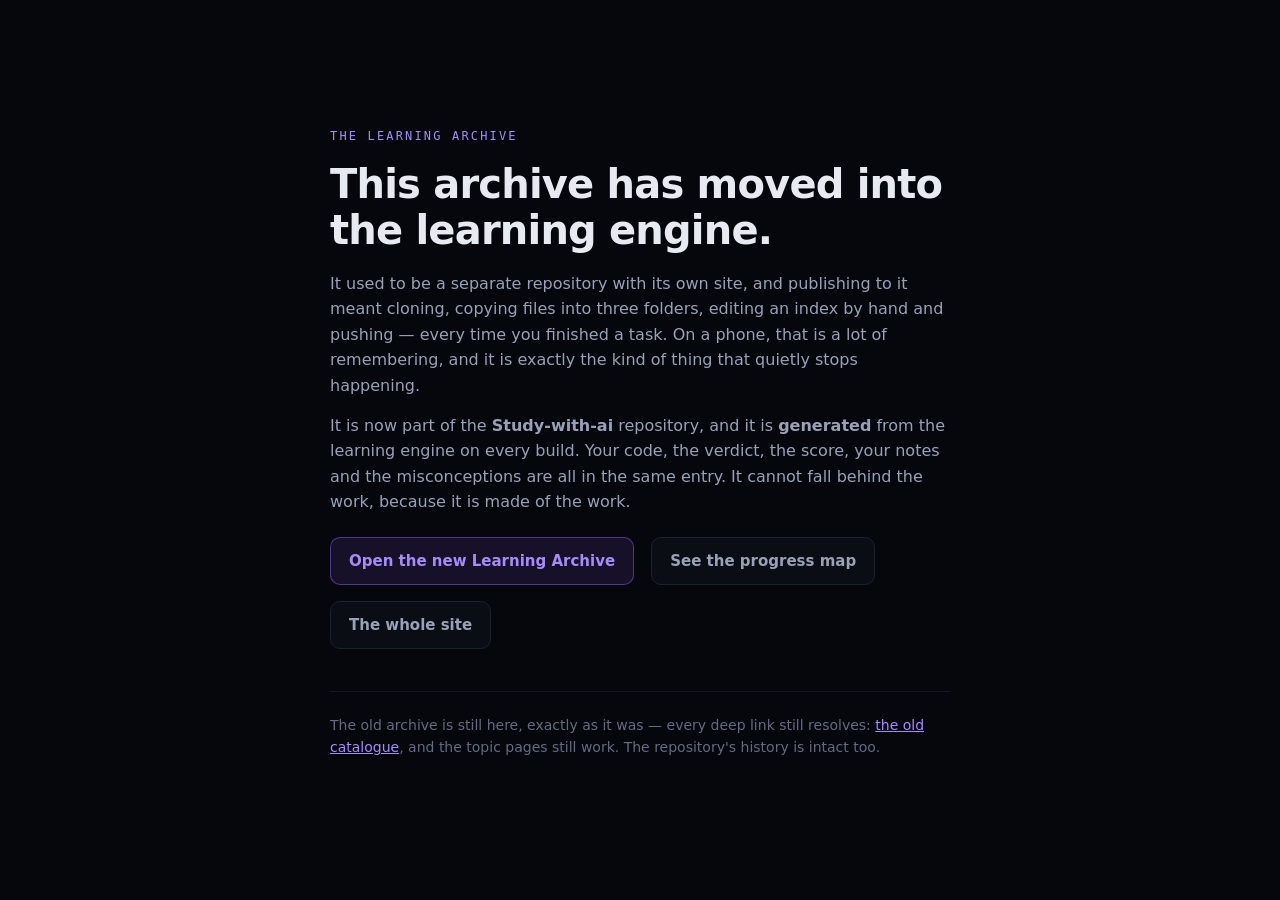
<file: index.html>
<!DOCTYPE html>
<html lang="en">
<head>
  <meta charset="UTF-8">
  <meta name="viewport" content="width=device-width, initial-scale=1.0, viewport-fit=cover">
  <title>The Learning Archive has moved</title>
  <meta name="description" content="The Learning Archive now lives inside the Study-with-ai repository, where it is generated from the learning engine and can never fall behind the work.">
  <meta name="robots" content="noindex, follow">
  <link rel="icon" href="data:image/svg+xml,%3Csvg xmlns='http://www.w3.org/2000/svg' viewBox='0 0 64 64'%3E%3Crect width='64' height='64' rx='14' fill='%238b5cf6'/%3E%3Cpolyline points='24,20 12,32 24,44' fill='none' stroke='white' stroke-width='5' stroke-linecap='round' stroke-linejoin='round'/%3E%3Cpolyline points='40,20 52,32 40,44' fill='none' stroke='white' stroke-width='5' stroke-linecap='round' stroke-linejoin='round'/%3E%3C/svg%3E">
  <style>
    :root { color-scheme: dark; }
    * { box-sizing: border-box; }
    body {
      margin: 0;
      min-height: 100vh;
      display: grid;
      place-items: center;
      padding: 24px;
      background: #06070c;
      color: #e8eaf2;
      font-family: ui-sans-serif, system-ui, -apple-system, "Segoe UI", Roboto, sans-serif;
      line-height: 1.6;
    }
    main { max-width: 620px; }
    .kicker {
      font-family: ui-monospace, SFMono-Regular, Menlo, monospace;
      font-size: 12px;
      letter-spacing: 0.18em;
      text-transform: uppercase;
      color: #a78bfa;
      margin: 0 0 14px;
    }
    h1 { font-size: clamp(28px, 6vw, 40px); line-height: 1.15; margin: 0 0 18px; letter-spacing: -0.02em; }
    p { color: #99a1b8; font-size: 16px; margin: 0 0 14px; }
    a.button {
      display: inline-block;
      margin: 8px 12px 8px 0;
      padding: 11px 18px;
      border-radius: 10px;
      border: 1px solid rgba(139, 92, 246, 0.5);
      background: rgba(139, 92, 246, 0.12);
      color: #a78bfa;
      text-decoration: none;
      font-weight: 600;
      font-size: 15px;
    }
    a.button:hover { border-color: rgba(139, 92, 246, 0.85); color: #c4b5fd; }
    a.button.secondary {
      border-color: #1c2130;
      background: #0b0d15;
      color: #99a1b8;
    }
    a.button.secondary:hover { color: #e8eaf2; border-color: #2a3145; }
    .note {
      margin-top: 34px;
      padding-top: 22px;
      border-top: 1px solid #141824;
      font-size: 14px;
      color: #626b83;
    }
    code {
      font-family: ui-monospace, SFMono-Regular, Menlo, monospace;
      font-size: 13px;
      color: #22d3ee;
    }
  </style>
</head>
<body>
  <main>
    <p class="kicker">The Learning Archive</p>
    <h1>This archive has moved into the learning engine.</h1>
    <p>
      It used to be a separate repository with its own site, and publishing to it
      meant cloning, copying files into three folders, editing an index by hand
      and pushing — every time you finished a task. On a phone, that is a lot of
      remembering, and it is exactly the kind of thing that quietly stops
      happening.
    </p>
    <p>
      It is now part of the <strong>Study-with-ai</strong> repository, and it is
      <strong>generated</strong> from the learning engine on every build. Your
      code, the verdict, the score, your notes and the misconceptions are all in
      the same entry. It cannot fall behind the work, because it is made of the
      work.
    </p>

    <a class="button" href="https://pabitra27706-oss.github.io/Study-with-ai/archive">
      Open the new Learning Archive
    </a>
    <a class="button secondary" href="https://pabitrawaters06-oss.github.io/Study-with-ai/progress">
      See the progress map
    </a>
    <a class="button secondary" href="https://pabitra27706-oss.github.io/Study-with-ai/">
      The whole site
    </a>

    <p class="note">
      The old archive is still here, exactly as it was — every deep link still
      resolves: <a href="website/archive.html" style="color:#a78bfa">the old catalogue</a>,
      and the topic pages still work. The repository's history is intact too.
    </p>
  </main>
</body>
</html>
</file>
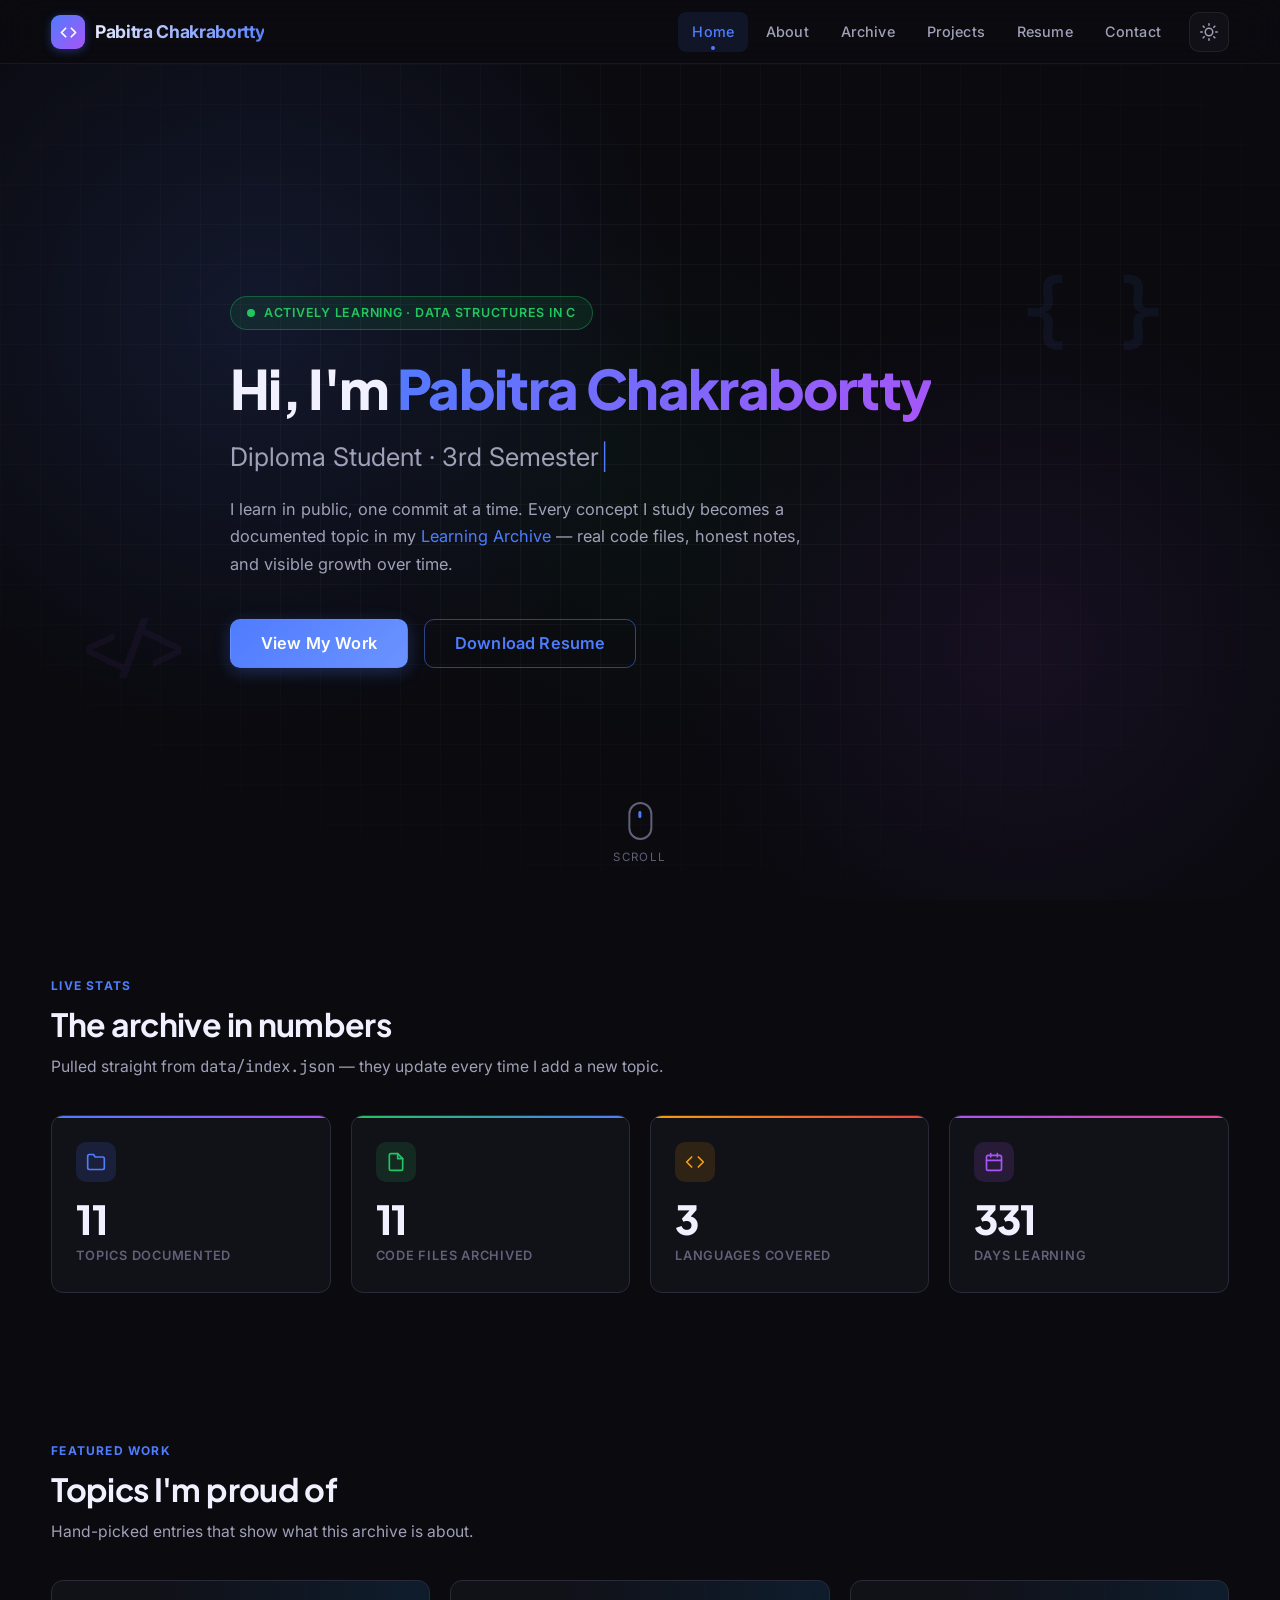
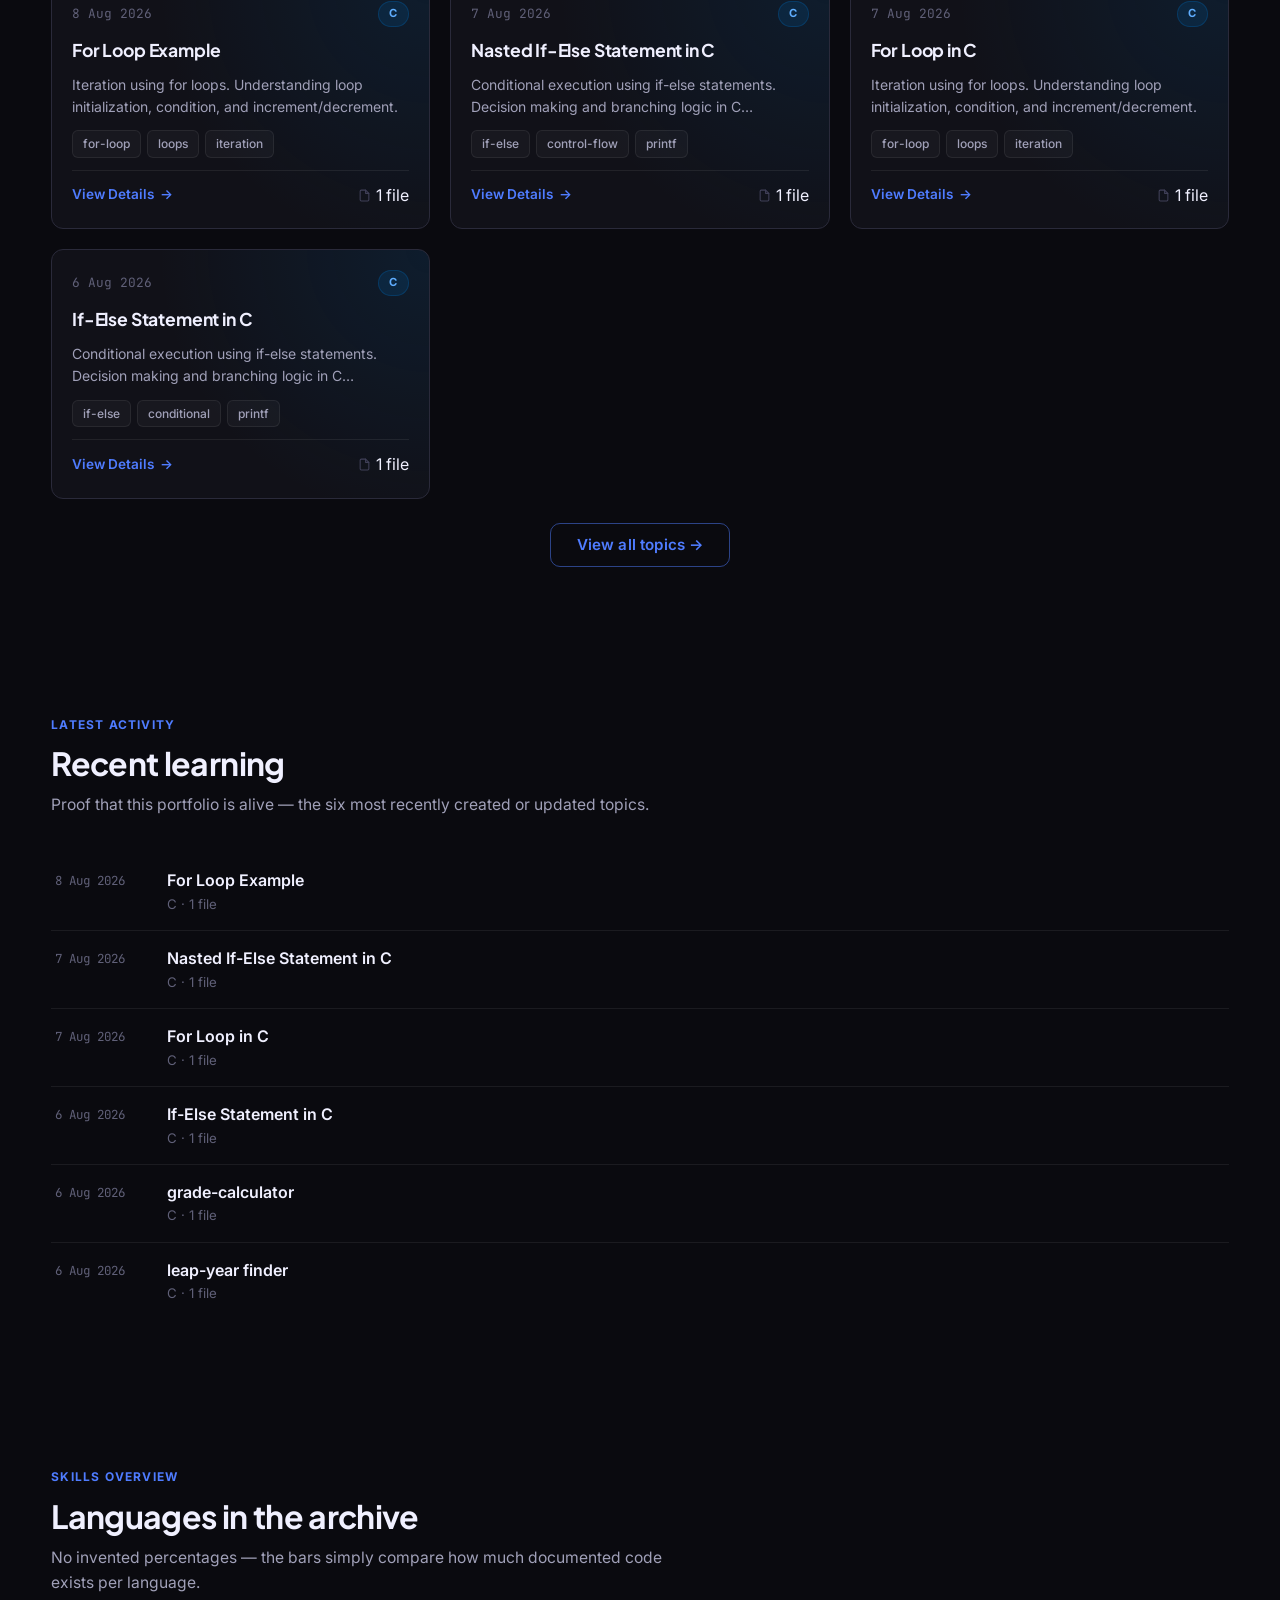
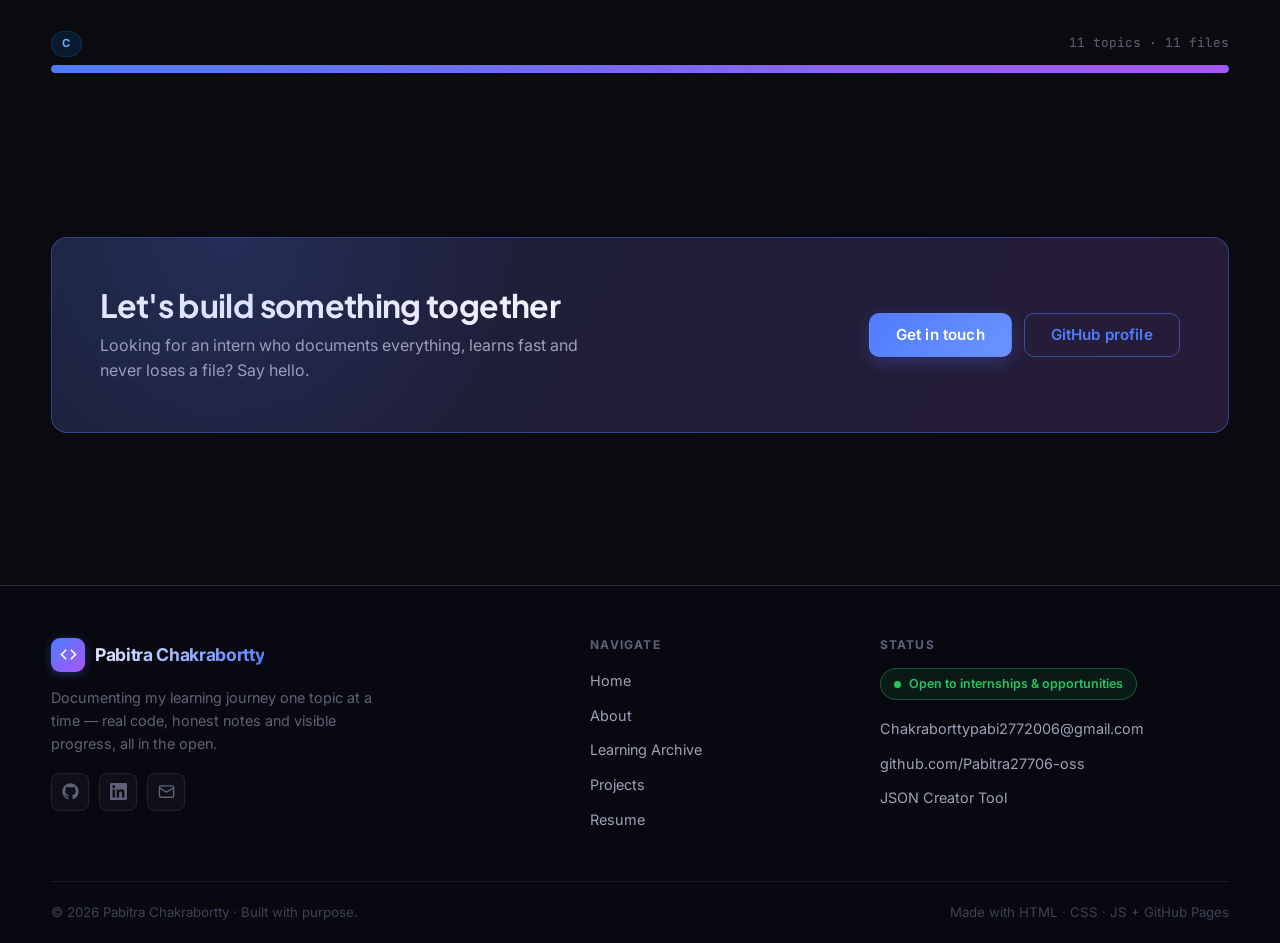
<file: website/index.html>
<!DOCTYPE html>
<html lang="en">
<head>
  <meta charset="UTF-8">
  <meta name="viewport" content="width=device-width, initial-scale=1.0, viewport-fit=cover">
  <title>Pabitra Chakrabortty — Developer & Systematic Learner</title>
  <meta name="description" content="Portfolio and learning archive of Pabitra Chakrabortty, a diploma computer science student documenting every topic learned with code, notes and honest progress.">
  <link rel="icon" href="data:image/svg+xml,%3Csvg xmlns='http://www.w3.org/2000/svg' viewBox='0 0 64 64'%3E%3Crect width='64' height='64' rx='14' fill='%234f7cff'/%3E%3Cpolyline points='24,20 12,32 24,44' fill='none' stroke='white' stroke-width='5' stroke-linecap='round' stroke-linejoin='round'/%3E%3Cpolyline points='40,20 52,32 40,44' fill='none' stroke='white' stroke-width='5' stroke-linecap='round' stroke-linejoin='round'/%3E%3C/svg%3E">
  <link rel="preconnect" href="https://fonts.googleapis.com">
  <link rel="preconnect" href="https://fonts.gstatic.com" crossorigin>
  <link href="https://fonts.googleapis.com/css2?family=Inter:wght@400;500;600;700;800&family=JetBrains+Mono:wght@400;600&family=Plus+Jakarta+Sans:wght@600;700;800&display=swap" rel="stylesheet">
  <link rel="stylesheet" href="css/main.css">
  <link rel="stylesheet" href="css/components.css">
  <link rel="stylesheet" href="css/responsive.css">
  <script>
    (function () {
      try {
        var t = localStorage.getItem("theme");
        if (t === "light") document.documentElement.setAttribute("data-theme", "light");
        else document.documentElement.removeAttribute("data-theme");
      } catch (e) {}
    })();
  </script>
</head>
<body id="home">

  <header class="site-header">
    <nav class="nav container">
      <a class="brand" href="index.html">
        <span class="brand-mark"><svg viewBox="0 0 24 24" fill="none" stroke="currentColor" stroke-width="2.4" stroke-linecap="round" stroke-linejoin="round"><polyline points="8 6 2 12 8 18"/><polyline points="16 6 22 12 16 18"/></svg></span>
        <span class="brand-name">Pabitra Chakrabortty</span>
      </a>
      <button class="nav-toggle" id="navToggle" aria-label="Toggle navigation" aria-expanded="false">
        <span class="hb-line"></span><span class="hb-line"></span><span class="hb-line"></span>
      </button>
      <ul class="nav-links" id="navLinks">
        <li><a href="index.html" class="active">Home</a></li>
        <li><a href="about.html">About</a></li>
        <li><a href="archive.html">Archive</a></li>
        <li><a href="projects.html">Projects</a></li>
        <li><a href="resume.html">Resume</a></li>
        <li><a href="contact.html">Contact</a></li>
        <li><button class="theme-toggle" id="themeToggle" aria-label="Toggle theme"></button></li>
      </ul>
    </nav>
  </header>

  <main class="page-main">

    <!-- 1. Hero -->
    <section class="hero">
      <span class="hero-float hf-1" aria-hidden="true">{ }</span>
      <span class="hero-float hf-2" aria-hidden="true">&lt;/&gt;</span>
      <div class="container hero-inner">
        <div class="status-badge anim" id="statusBadge" style="--d:200ms"><span class="dot"></span> Actively Learning &amp; Building</div>
        <h1 class="anim" style="--d:400ms">Hi, I'm <span class="gradient-text">Pabitra Chakrabortty</span></h1>
        <p class="hero-tagline anim" style="--d:700ms"><span id="typewriter"></span><span class="tw-cursor">|</span></p>
        <p class="hero-desc anim" style="--d:900ms">I learn in public, one commit at a time. Every concept I study becomes a documented topic in my <a href="archive.html">Learning Archive</a> — real code files, honest notes, and visible growth over time.</p>
        <div class="hero-cta anim" style="--d:1100ms">
          <a class="btn btn-primary btn-lg" href="archive.html">View My Work</a>
          <a class="btn btn-secondary btn-lg" href="resume.html">Download Resume</a>
        </div>
      </div>
      <div class="scroll-indicator" style="--d:1800ms" aria-hidden="true">
        <div class="mouse"><span></span></div>
        <span>Scroll</span>
      </div>
    </section>

    <!-- 2. Live stats dashboard (auto-filled from data/index.json) -->
    <section class="section">
      <div class="container">
        <div class="section-head">
          <span class="section-eyebrow">Live stats</span>
          <h2>The archive in numbers</h2>
          <p class="section-sub">Pulled straight from <code>data/index.json</code> — they update every time I add a new topic.</p>
        </div>
        <div id="home-data-error"></div>
        <div class="stats-grid">
          <div class="stat-card c-topics">
            <div class="stat-icon"><svg viewBox="0 0 24 24" fill="none" stroke="currentColor" stroke-width="2" stroke-linecap="round" stroke-linejoin="round"><path d="M22 19a2 2 0 0 1-2 2H4a2 2 0 0 1-2-2V5a2 2 0 0 1 2-2h5l2 3h9a2 2 0 0 1 2 2z"/></svg></div>
            <div class="stat-value" id="stats-topics">0</div>
            <div class="stat-label">Topics documented</div>
          </div>
          <div class="stat-card c-files">
            <div class="stat-icon"><svg viewBox="0 0 24 24" fill="none" stroke="currentColor" stroke-width="2" stroke-linecap="round" stroke-linejoin="round"><path d="M14 2H6a2 2 0 0 0-2 2v16a2 2 0 0 0 2 2h12a2 2 0 0 0 2-2V8z"/><polyline points="14 2 14 8 20 8"/></svg></div>
            <div class="stat-value" id="stats-files">0</div>
            <div class="stat-label">Code files archived</div>
          </div>
          <div class="stat-card c-langs">
            <div class="stat-icon"><svg viewBox="0 0 24 24" fill="none" stroke="currentColor" stroke-width="2" stroke-linecap="round" stroke-linejoin="round"><polyline points="16 18 22 12 16 6"/><polyline points="8 6 2 12 8 18"/></svg></div>
            <div class="stat-value" id="stats-langs">0</div>
            <div class="stat-label">Languages covered</div>
          </div>
          <div class="stat-card c-days">
            <div class="stat-icon"><svg viewBox="0 0 24 24" fill="none" stroke="currentColor" stroke-width="2" stroke-linecap="round" stroke-linejoin="round"><rect x="3" y="4" width="18" height="18" rx="2"/><line x1="16" y1="2" x2="16" y2="6"/><line x1="8" y1="2" x2="8" y2="6"/><line x1="3" y1="10" x2="21" y2="10"/></svg></div>
            <div class="stat-value" id="stats-days">0</div>
            <div class="stat-label">Days learning</div>
          </div>
        </div>
      </div>
    </section>

    <!-- 3. Featured work -->
    <section class="section">
      <div class="container">
        <div class="section-head">
          <span class="section-eyebrow">Featured work</span>
          <h2>Topics I'm proud of</h2>
          <p class="section-sub">Hand-picked entries that show what this archive is about.</p>
        </div>
        <div class="card-grid" id="featured-grid">
          <div class="topic-card skeleton-card"><div class="skeleton" style="width:64px;height:22px;border-radius:9999px"></div><div class="skeleton" style="width:70%;height:20px"></div><div class="skeleton" style="width:100%;height:13px"></div><div class="skeleton" style="width:80%;height:13px"></div></div>
          <div class="topic-card skeleton-card"><div class="skeleton" style="width:64px;height:22px;border-radius:9999px"></div><div class="skeleton" style="width:60%;height:20px"></div><div class="skeleton" style="width:100%;height:13px"></div><div class="skeleton" style="width:75%;height:13px"></div></div>
          <div class="topic-card skeleton-card"><div class="skeleton" style="width:64px;height:22px;border-radius:9999px"></div><div class="skeleton" style="width:65%;height:20px"></div><div class="skeleton" style="width:95%;height:13px"></div><div class="skeleton" style="width:70%;height:13px"></div></div>
          <div class="topic-card skeleton-card"><div class="skeleton" style="width:64px;height:22px;border-radius:9999px"></div><div class="skeleton" style="width:55%;height:20px"></div><div class="skeleton" style="width:100%;height:13px"></div><div class="skeleton" style="width:85%;height:13px"></div></div>
        </div>
        <div class="text-center mt-3">
          <a class="btn btn-secondary" href="archive.html">View all topics →</a>
        </div>
      </div>
    </section>

    <!-- 4. Latest activity -->
    <section class="section">
      <div class="container">
        <div class="section-head">
          <span class="section-eyebrow">Latest activity</span>
          <h2>Recent learning</h2>
          <p class="section-sub">Proof that this portfolio is alive — the six most recently created or updated topics.</p>
        </div>
        <div class="activity-list" id="latest-timeline">
          <div class="loading-box"><div class="spinner"></div><div>Loading activity…</div></div>
        </div>
      </div>
    </section>

    <!-- 5. Skills overview -->
    <section class="section">
      <div class="container">
        <div class="section-head">
          <span class="section-eyebrow">Skills overview</span>
          <h2>Languages in the archive</h2>
          <p class="section-sub">No invented percentages — the bars simply compare how much documented code exists per language.</p>
        </div>
        <div id="skills-overview">
          <div class="loading-box"><div class="spinner"></div><div>Loading skills…</div></div>
        </div>
      </div>
    </section>

    <!-- 6. Footer CTA -->
    <section class="section">
      <div class="container">
        <div class="cta-band">
          <div>
            <h2>Let's build something together</h2>
            <p>Looking for an intern who documents everything, learns fast and never loses a file? Say hello.</p>
          </div>
          <div style="display:flex;gap:12px;flex-wrap:wrap">
            <a class="btn btn-primary" href="contact.html">Get in touch</a>
            <a class="btn btn-secondary" href="https://github.com/Pabitra27706-oss" target="_blank" rel="noopener">GitHub profile</a>
          </div>
        </div>
      </div>
    </section>

  </main>

  <footer class="site-footer">
    <div class="container footer-grid">
      <div class="footer-brand">
        <a class="brand" href="index.html">
          <span class="brand-mark"><svg viewBox="0 0 24 24" fill="none" stroke="currentColor" stroke-width="2.4" stroke-linecap="round" stroke-linejoin="round"><polyline points="8 6 2 12 8 18"/><polyline points="16 6 22 12 16 18"/></svg></span>
          <span class="brand-name">Pabitra Chakrabortty</span>
        </a>
        <p>Documenting my learning journey one topic at a time — real code, honest notes and visible progress, all in the open.</p>
        <div class="footer-social">
          <a class="gh" href="https://github.com/Pabitra27706-oss" target="_blank" rel="noopener" aria-label="GitHub"><svg viewBox="0 0 24 24" fill="currentColor"><path d="M12 .5C5.65.5.5 5.65.5 12c0 5.08 3.29 9.39 7.86 10.91.58.11.79-.25.79-.56 0-.27-.01-1.17-.02-2.12-3.2.7-3.88-1.36-3.88-1.36-.52-1.33-1.28-1.68-1.28-1.68-1.04-.71.08-.7.08-.7 1.15.08 1.76 1.19 1.76 1.19 1.03 1.76 2.7 1.25 3.36.96.1-.75.4-1.25.72-1.54-2.55-.29-5.24-1.28-5.24-5.69 0-1.26.45-2.28 1.19-3.09-.12-.29-.52-1.46.11-3.05 0 0 .97-.31 3.18 1.18a11.1 11.1 0 0 1 5.78 0c2.21-1.49 3.18-1.18 3.18-1.18.63 1.59.23 2.76.11 3.05.74.81 1.19 1.83 1.19 3.09 0 4.42-2.7 5.39-5.26 5.68.41.35.78 1.05.78 2.12 0 1.53-.01 2.76-.01 3.14 0 .3.21.67.8.55A11.51 11.51 0 0 0 23.5 12C23.5 5.65 18.35.5 12 .5z"/></svg></a>
          <a class="li" href="https://www.linkedin.com/in/your-linkedin-username" target="_blank" rel="noopener" aria-label="LinkedIn"><svg viewBox="0 0 24 24" fill="currentColor"><path d="M20.45 20.45h-3.55v-5.57c0-1.33-.03-3.04-1.85-3.04-1.86 0-2.14 1.45-2.14 2.94v5.67H9.35V9h3.41v1.56h.05c.48-.9 1.64-1.85 3.37-1.85 3.6 0 4.27 2.37 4.27 5.46v6.28zM5.34 7.43a2.06 2.06 0 1 1 0-4.12 2.06 2.06 0 0 1 0 4.12zM7.12 20.45H3.56V9h3.56v11.45zM22.22 0H1.77C.79 0 0 .77 0 1.72v20.55C0 23.23.79 24 1.77 24h20.45c.98 0 1.78-.77 1.78-1.73V1.72C24 .77 23.2 0 22.22 0z"/></svg></a>
          <a class="em" href="mailto:Chakraborttypabi2772006@gmail.com" aria-label="Email"><svg viewBox="0 0 24 24" fill="none" stroke="currentColor" stroke-width="2" stroke-linecap="round" stroke-linejoin="round"><rect x="2" y="4" width="20" height="16" rx="2"/><path d="m22 7-10 6L2 7"/></svg></a>
        </div>
      </div>
      <div class="footer-col">
        <h4>Navigate</h4>
        <ul>
          <li><a href="index.html">Home</a></li>
          <li><a href="about.html">About</a></li>
          <li><a href="archive.html">Learning Archive</a></li>
          <li><a href="projects.html">Projects</a></li>
          <li><a href="resume.html">Resume</a></li>
        </ul>
      </div>
      <div class="footer-col">
        <h4>Status</h4>
        <div class="footer-status"><span class="dot"></span> Open to internships &amp; opportunities</div>
        <ul>
          <li><a href="mailto:Chakraborttypabi2772006@gmail.com">Chakraborttypabi2772006@gmail.com</a></li>
          <li><a href="https://github.com/Pabitra27706-oss" target="_blank" rel="noopener">github.com/Pabitra27706-oss</a></li>
          <li><a href="../tools/json-creator.html">JSON Creator Tool</a></li>
        </ul>
      </div>
    </div>
    <div class="container footer-bottom">
      <span>© <span id="year">2026</span> Pabitra Chakrabortty · Built with purpose.</span>
      <span>Made with HTML · CSS · JS + GitHub Pages</span>
    </div>
  </footer>

  <script src="js/site-config.js"></script>
  <script src="js/utils.js"></script>
  <script src="js/main.js"></script>
</body>
</html>
</file>
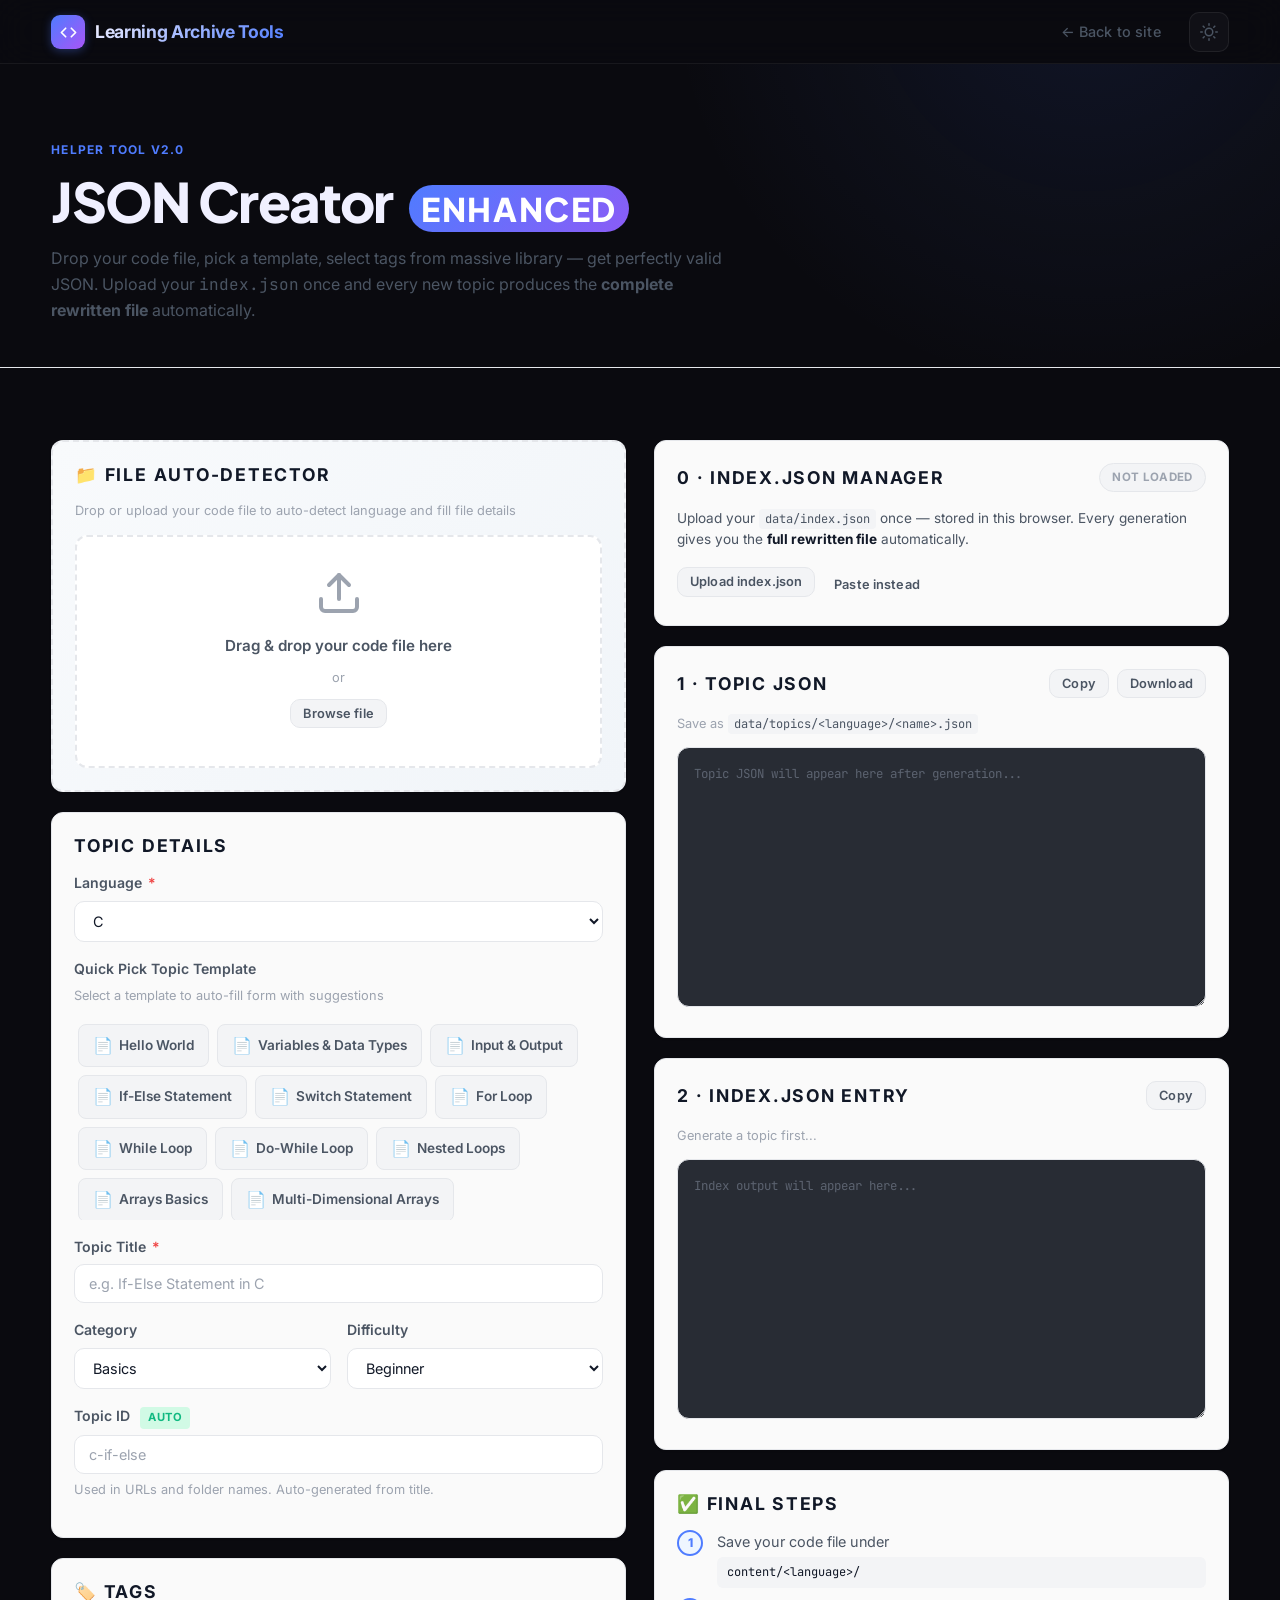
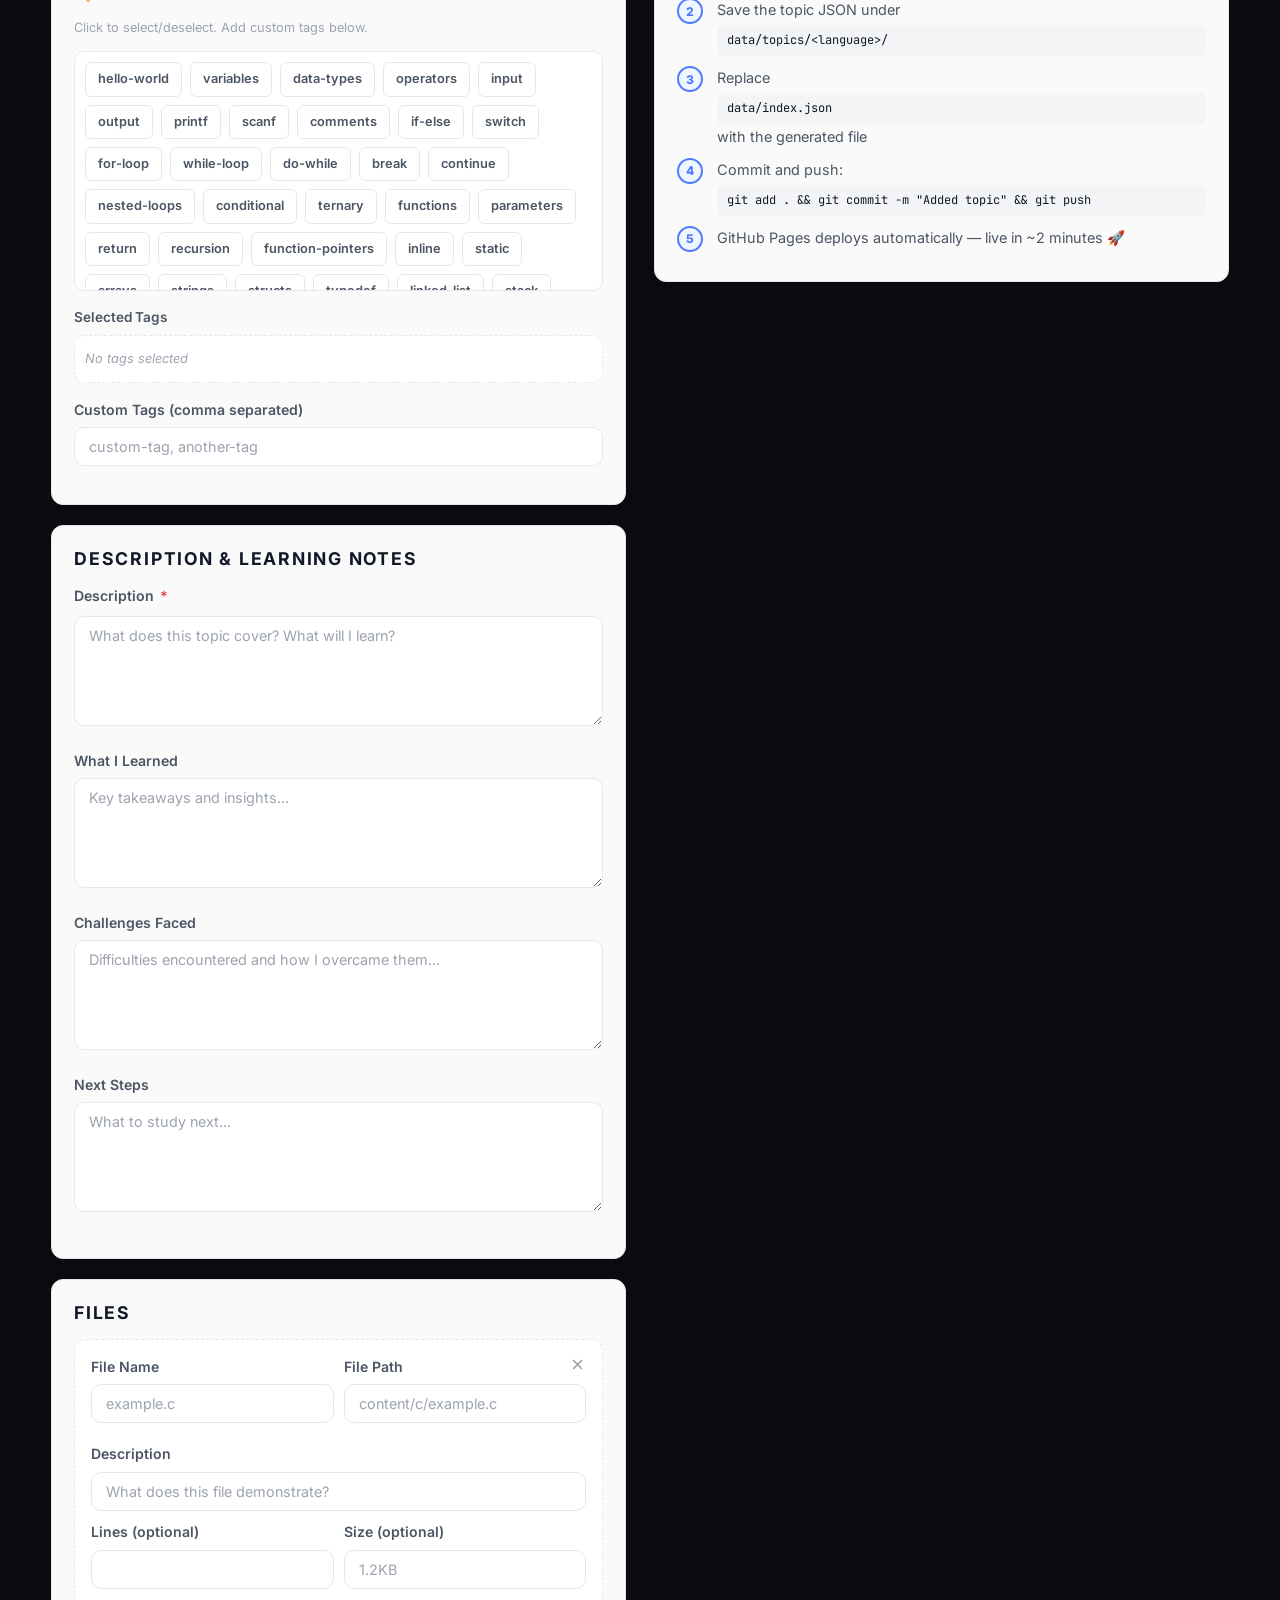
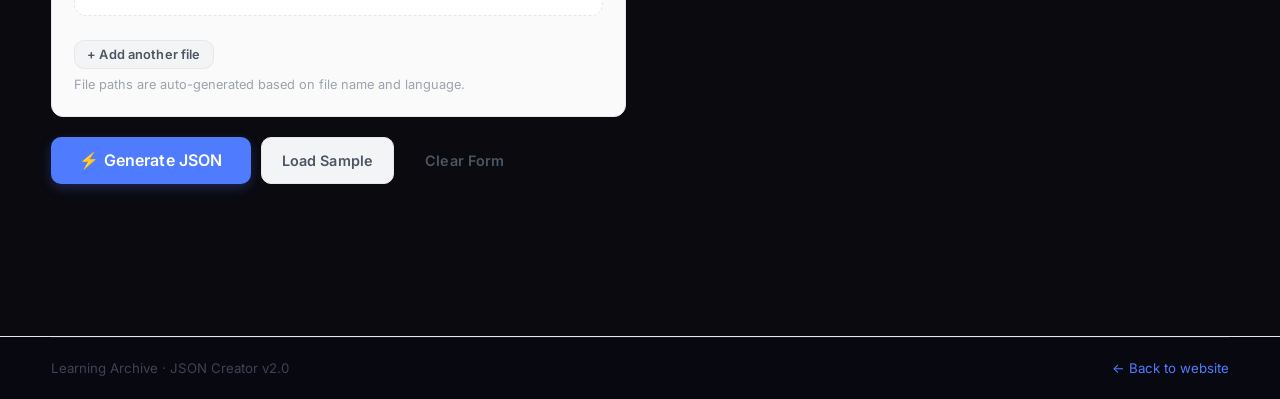
<file: tools/json-creator.html>
<!DOCTYPE html>
<html lang="en">
<head>
  <meta charset="UTF-8">
  <meta name="viewport" content="width=device-width, initial-scale=1.0, viewport-fit=cover">
  <title>JSON Creator — Learning Archive Tool</title>
  <meta name="description" content="Advanced form-based JSON generator with smart suggestions, file detection, and auto-rewriting index.json">
  
  <!-- Favicon -->
  <link rel="icon" href="data:image/svg+xml,%3Csvg xmlns='http://www.w3.org/2000/svg' viewBox='0 0 64 64'%3E%3Crect width='64' height='64' rx='14' fill='%234f7cff'/%3E%3Cpolyline points='24,20 12,32 24,44' fill='none' stroke='white' stroke-width='5' stroke-linecap='round' stroke-linejoin='round'/%3E%3Cpolyline points='40,20 52,32 40,44' fill='none' stroke='white' stroke-width='5' stroke-linecap='round' stroke-linejoin='round'/%3E%3C/svg%3E">
  
  <!-- Fonts -->
  <link rel="preconnect" href="https://fonts.googleapis.com">
  <link rel="preconnect" href="https://fonts.gstatic.com" crossorigin>
  <link href="https://fonts.googleapis.com/css2?family=Inter:wght@400;500;600;700;800&family=JetBrains+Mono:wght@400;600&family=Plus+Jakarta+Sans:wght@600;700;800&display=swap" rel="stylesheet">
  
  <!-- Stylesheets -->
  <link rel="stylesheet" href="../website/css/main.css">
  <link rel="stylesheet" href="../website/css/components.css">
  <link rel="stylesheet" href="../website/css/responsive.css">
  <link rel="stylesheet" href="creator.css">
  
  <!-- Theme Script (must run before body) -->
  <script>
    (function () {
      try {
        var t = localStorage.getItem("theme");
        if (t === "light") document.documentElement.setAttribute("data-theme", "light");
        else document.documentElement.removeAttribute("data-theme");
      } catch (e) {}
    })();
  </script>
</head>
<body>

  <!-- ========== HEADER ========== -->
  <header class="site-header">
    <nav class="nav container">
      <a class="brand" href="../website/index.html">
        <span class="brand-mark">
          <svg viewBox="0 0 24 24" fill="none" stroke="currentColor" stroke-width="2.4" stroke-linecap="round" stroke-linejoin="round">
            <polyline points="8 6 2 12 8 18"/><polyline points="16 6 22 12 16 18"/>
          </svg>
        </span>
        <span class="brand-name">Learning Archive Tools</span>
      </a>
      <ul class="nav-links" id="navLinks" style="display:flex">
        <li><a href="../website/index.html">← Back to site</a></li>
        <li><button class="theme-toggle" id="themeToggle" aria-label="Toggle theme"></button></li>
      </ul>
    </nav>
  </header>

  <!-- ========== MAIN ========== -->
  <main class="page-main">

    <!-- Hero Section -->
    <section class="page-hero">
      <div class="container">
        <span class="section-eyebrow">Helper tool v2.0</span>
        <h1>JSON Creator <span class="hero-badge">Enhanced</span></h1>
        <p>Drop your code file, pick a template, select tags from massive library — get perfectly valid JSON. Upload your <code>index.json</code> once and every new topic produces the <strong>complete rewritten file</strong> automatically.</p>
      </div>
    </section>

    <!-- Tool Section -->
    <section class="section">
      <div class="container tool-layout">

        <!-- ========== LEFT COLUMN: FORM ========== -->
        <div class="form-column">

          <!-- File Auto-Detector -->
          <div class="side-card file-detector-card">
            <h3>📁 File Auto-Detector</h3>
            <p class="form-hint mb-1">Drop or upload your code file to auto-detect language and fill file details</p>
            
            <div class="drop-zone" id="dropZone">
              <svg class="drop-icon" viewBox="0 0 24 24" fill="none" stroke="currentColor" stroke-width="2" stroke-linecap="round" stroke-linejoin="round">
                <path d="M21 15v4a2 2 0 0 1-2 2H5a2 2 0 0 1-2-2v-4"/>
                <polyline points="17 8 12 3 7 8"/>
                <line x1="12" y1="3" x2="12" y2="15"/>
              </svg>
              <p class="drop-text">Drag & drop your code file here</p>
              <p class="drop-subtext">or</p>
              <label class="btn btn-secondary btn-sm" for="fileInput">Browse file</label>
              <input type="file" id="fileInput" accept=".c,.py,.js,.java,.sql,.html,.css,.h,.cpp,.jsx,.ts,.tsx" hidden>
            </div>

            <div class="detected-info hidden" id="detectedInfo">
              <div class="detected-badge">
                <span class="badge-label">Detected:</span>
                <span class="badge-lang" id="detectedLang">—</span>
                <span class="badge-file" id="detectedFile">—</span>
              </div>
              <button class="btn-clear-detection" id="clearDetection" type="button">× Clear</button>
            </div>
          </div>

          <!-- Topic Details -->
          <div class="side-card mt-2">
            <h3>Topic Details</h3>

            <!-- Language Selector -->
            <div class="form-group">
              <label for="langSelect">Language <span class="req">*</span></label>
              <select class="form-control" id="langSelect">
                <option value="C">C</option>
                <option value="Python">Python</option>
                <option value="JavaScript">JavaScript</option>
                <option value="Java">Java</option>
                <option value="SQL">SQL</option>
                <option value="HTML/CSS">HTML/CSS</option>
              </select>
            </div>

            <!-- Topic Templates -->
            <div class="form-group">
              <label>Quick Pick Topic Template</label>
              <p class="form-hint mb-1">Select a template to auto-fill form with suggestions</p>
              <div class="topic-templates" id="topicTemplates">
                <!-- Dynamically populated -->
              </div>
            </div>

            <!-- Title -->
            <div class="form-group">
              <label for="topicTitle">Topic Title <span class="req">*</span></label>
              <input class="form-control" id="topicTitle" type="text" placeholder="e.g. If-Else Statement in C">
              <div class="field-error hidden" id="titleError"></div>
            </div>

            <!-- Category & Difficulty -->
            <div class="form-row">
              <div class="form-group">
                <label for="topicCategory">Category</label>
                <select class="form-control" id="topicCategory">
                  <!-- Dynamically populated -->
                </select>
              </div>
              <div class="form-group">
                <label for="topicDifficulty">Difficulty</label>
                <select class="form-control" id="topicDifficulty">
                  <option value="beginner">Beginner</option>
                  <option value="intermediate">Intermediate</option>
                  <option value="advanced">Advanced</option>
                </select>
              </div>
            </div>

            <!-- Topic ID (auto) -->
            <div class="form-group">
              <label for="topicId">Topic ID <span class="badge-auto">auto</span></label>
              <input class="form-control" id="topicId" type="text" placeholder="c-if-else">
              <p class="form-hint">Used in URLs and folder names. Auto-generated from title.</p>
            </div>
          </div>

          <!-- Tags Section -->
          <div class="side-card mt-2">
            <h3>🏷️ Tags</h3>
            <p class="form-hint mb-1">Click to select/deselect. Add custom tags below.</p>

            <!-- Tag Suggestions -->
            <div class="tag-suggestions" id="tagSuggestions">
              <!-- Dynamically populated pills -->
            </div>

            <!-- Selected Tags Display -->
            <div class="selected-tags-wrap">
              <label class="tag-section-label">Selected Tags</label>
              <div class="selected-tags" id="selectedTags">
                <span class="no-tags-msg">No tags selected</span>
              </div>
            </div>

            <!-- Custom Tags Input -->
            <div class="form-group mt-1">
              <label for="customTags">Custom Tags (comma separated)</label>
              <input class="form-control" id="customTags" type="text" placeholder="custom-tag, another-tag">
            </div>
          </div>

          <!-- Description & Notes -->
          <div class="side-card mt-2">
            <h3>Description & Learning Notes</h3>

            <div class="form-group">
              <label for="topicDesc">Description <span class="req">*</span></label>
              <div class="desc-actions" id="descActions">
                <button class="btn-use-starter hidden" id="useDescStarter" type="button">✨ Use starter text</button>
              </div>
              <textarea class="form-control" id="topicDesc" rows="4" placeholder="What does this topic cover? What will I learn?"></textarea>
              <div class="field-error hidden" id="descError"></div>
            </div>

            <div class="form-group">
              <label for="whatLearned">What I Learned</label>
              <textarea class="form-control" id="whatLearned" rows="3" placeholder="Key takeaways and insights..."></textarea>
            </div>

            <div class="form-group">
              <label for="challenges">Challenges Faced</label>
              <textarea class="form-control" id="challenges" rows="3" placeholder="Difficulties encountered and how I overcame them..."></textarea>
            </div>

            <div class="form-group">
              <label for="nextSteps">Next Steps</label>
              <textarea class="form-control" id="nextSteps" rows="3" placeholder="What to study next..."></textarea>
            </div>
          </div>

          <!-- Files Section -->
          <div class="side-card mt-2">
            <h3>Files</h3>
            <div id="fileRows"></div>
            <button class="btn btn-secondary btn-sm mt-1" id="addFileBtn" type="button">+ Add another file</button>
            <p class="form-hint mt-1">File paths are auto-generated based on file name and language.</p>
          </div>

          <!-- Action Buttons -->
          <div class="form-actions mt-2">
            <button class="btn btn-primary btn-lg" id="generateBtn" type="button">
              <span class="btn-text">⚡ Generate JSON</span>
              <span class="btn-loader hidden">Generating...</span>
            </button>
            <button class="btn btn-secondary" id="loadSampleBtn" type="button">Load Sample</button>
            <button class="btn btn-ghost" id="clearFormBtn" type="button">Clear Form</button>
          </div>

        </div>

        <!-- ========== RIGHT COLUMN: OUTPUTS ========== -->
        <div class="output-column">

          <!-- Index Manager -->
          <div class="side-card">
            <div class="card-header">
              <h3>0 · index.json Manager</h3>
              <span class="status-pill" id="indexStatusPill">Not loaded</span>
            </div>
            <p class="status-text" id="indexStatusText"></p>
            <div class="index-actions">
              <label class="btn btn-secondary btn-sm" for="indexFile">Upload index.json</label>
              <input type="file" id="indexFile" accept=".json,application/json" hidden>
              <button class="btn btn-ghost btn-sm" id="indexPasteToggle" type="button">Paste instead</button>
              <button class="btn btn-ghost btn-sm hidden" id="indexRemoveBtn" type="button">Remove stored</button>
            </div>
            <div class="paste-box hidden" id="indexPasteBox">
              <textarea class="form-control" id="indexPasteArea" rows="6" placeholder="Paste your index.json contents here..."></textarea>
              <button class="btn btn-secondary btn-sm mt-1" id="indexPasteLoad" type="button">Load from pasted text</button>
            </div>
          </div>

          <!-- Topic JSON Output -->
          <div class="side-card mt-2">
            <div class="card-header">
              <h3>1 · Topic JSON</h3>
              <div class="output-actions">
                <button class="btn btn-sm btn-secondary" id="copyTopicBtn" type="button">Copy</button>
                <button class="btn btn-sm btn-secondary" id="downloadTopicBtn" type="button">Download</button>
              </div>
            </div>
            <p class="form-hint mb-1">Save as <code>data/topics/&lt;language&gt;/&lt;name&gt;.json</code></p>
            <textarea class="output-area" id="topicOutput" readonly placeholder="Topic JSON will appear here after generation..."></textarea>
          </div>

          <!-- Index Output -->
          <div class="side-card mt-2">
            <div class="card-header">
              <h3 id="indexOutputTitle">2 · index.json Entry</h3>
              <div class="output-actions">
                <button class="btn btn-sm btn-secondary" id="copyIndexBtn" type="button">Copy</button>
                <button class="btn btn-sm btn-download hidden" id="downloadIndexBtn" type="button">Download index.json</button>
              </div>
            </div>
            <p class="form-hint mb-1" id="indexOutputHint">Generate a topic first...</p>
            <textarea class="output-area" id="indexOutput" readonly placeholder="Index output will appear here..."></textarea>
          </div>

          <!-- Instructions -->
          <div class="side-card mt-2">
            <h3>✅ Final Steps</h3>
            <ol class="step-list">
              <li>Save your code file under <code>content/&lt;language&gt;/</code></li>
              <li>Save the topic JSON under <code>data/topics/&lt;language&gt;/</code></li>
              <li>Replace <code>data/index.json</code> with the generated file</li>
              <li>Commit and push: <code>git add . && git commit -m "Added topic" && git push</code></li>
              <li>GitHub Pages deploys automatically — live in ~2 minutes 🚀</li>
            </ol>
          </div>

        </div>

      </div>
    </section>

  </main>

  <!-- ========== FOOTER ========== -->
  <footer class="site-footer">
    <div class="container footer-bottom">
      <span>Learning Archive · JSON Creator v2.0</span>
      <span><a href="../website/index.html">← Back to website</a></span>
    </div>
  </footer>

  <!-- ========== SCRIPTS ========== -->
  <script src="creator.js"></script>

</body>
</html>
</file>
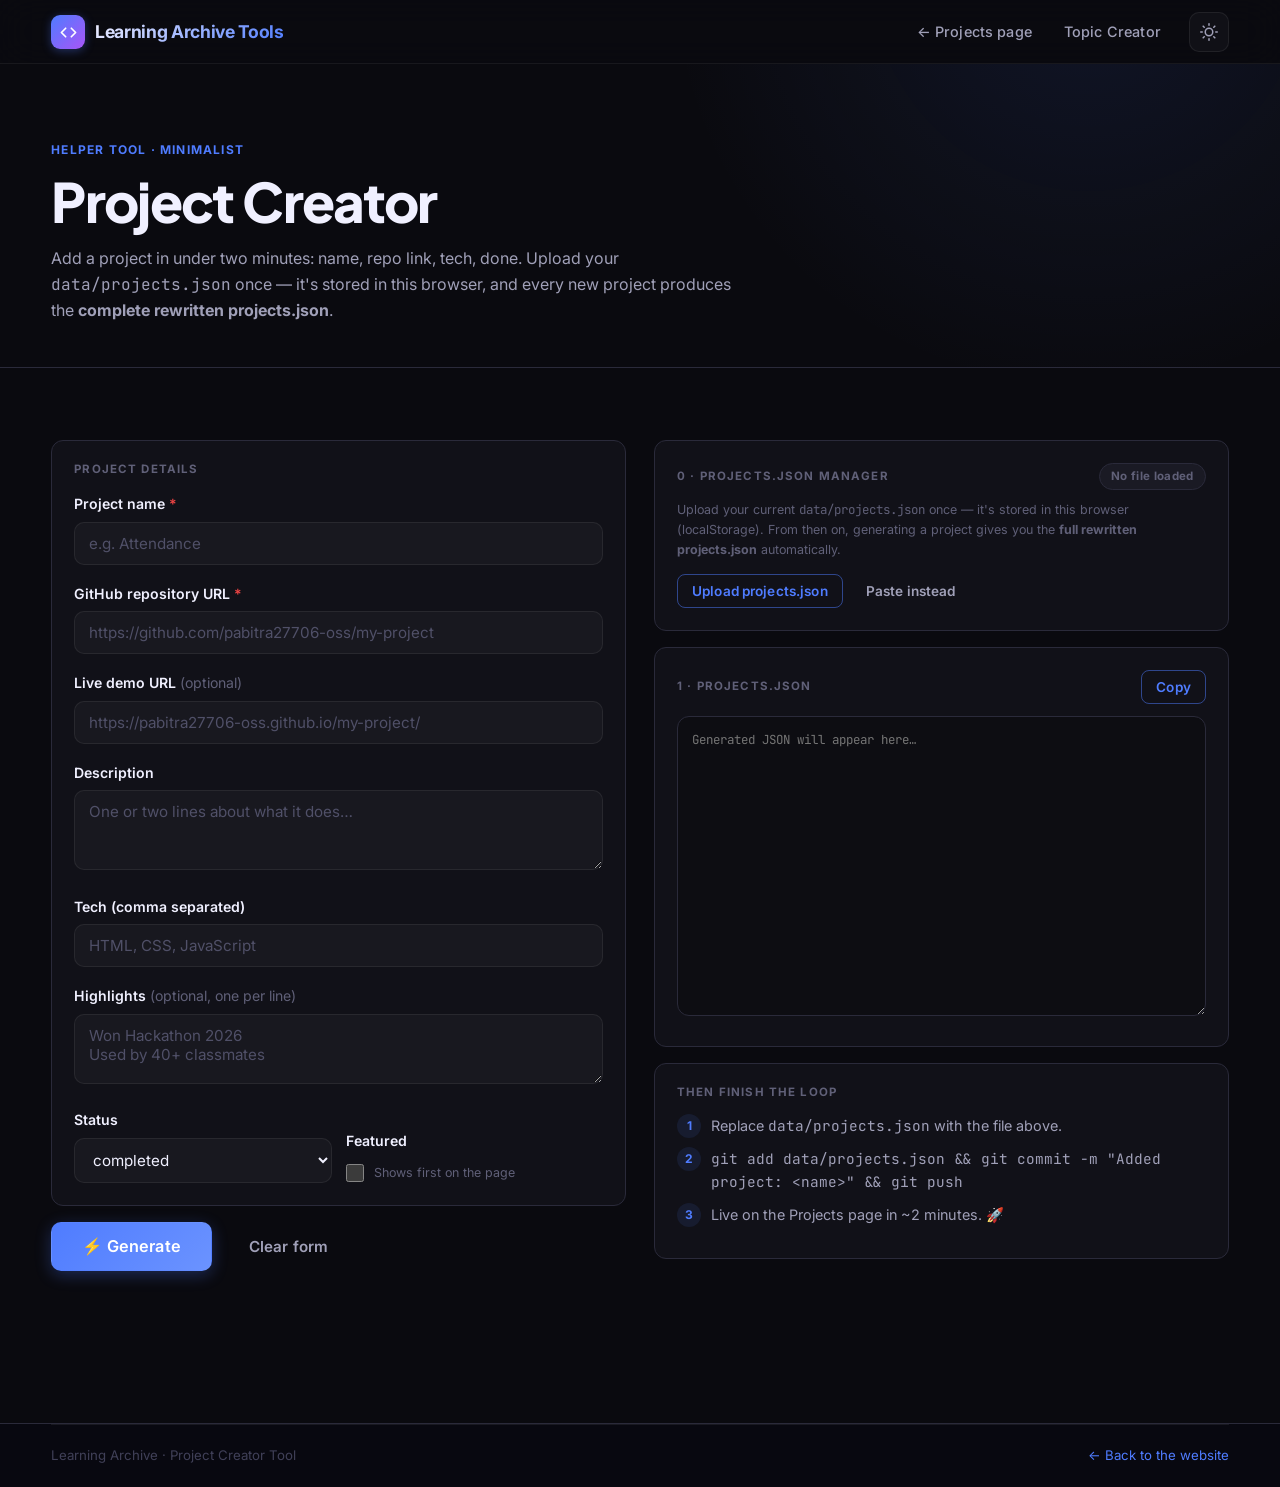
<file: tools/project-creator.html>
<!DOCTYPE html>
<html lang="en">
<head>
  <meta charset="UTF-8">
  <meta name="viewport" content="width=device-width, initial-scale=1.0, viewport-fit=cover">
  <title>Project Creator — Learning Archive Tools</title>
  <meta name="description" content="Minimalist generator for project entries. Upload projects.json once, then get the full rewritten file on every new project — with the GitHub repo link.">
  <link rel="icon" href="data:image/svg+xml,%3Csvg xmlns='http://www.w3.org/2000/svg' viewBox='0 0 64 64'%3E%3Crect width='64' height='64' rx='14' fill='%234f7cff'/%3E%3Cpolyline points='24,20 12,32 24,44' fill='none' stroke='white' stroke-width='5' stroke-linecap='round' stroke-linejoin='round'/%3E%3Cpolyline points='40,20 52,32 40,44' fill='none' stroke='white' stroke-width='5' stroke-linecap='round' stroke-linejoin='round'/%3E%3C/svg%3E">
  <link rel="preconnect" href="https://fonts.googleapis.com">
  <link rel="preconnect" href="https://fonts.gstatic.com" crossorigin>
  <link href="https://fonts.googleapis.com/css2?family=Inter:wght@400;500;600;700;800&family=JetBrains+Mono:wght@400;600&family=Plus+Jakarta+Sans:wght@600;700;800&display=swap" rel="stylesheet">
  <link rel="stylesheet" href="../website/css/main.css">
  <link rel="stylesheet" href="../website/css/components.css">
  <link rel="stylesheet" href="../website/css/responsive.css">
  <style>
    .tool-layout { display: grid; grid-template-columns: 1fr 1fr; gap: 28px; align-items: start; }
    @media (max-width: 1024px) { .tool-layout { grid-template-columns: 1fr; } }
    .output-area {
      width: 100%;
      min-height: 300px;
      font-family: var(--font-mono);
      font-size: 0.78rem;
      line-height: 1.5;
      padding: 14px;
      border: 1px solid var(--border);
      border-radius: var(--radius-lg);
      background: var(--code-bg);
      color: #abb2bf;
      resize: vertical;
      white-space: pre;
    }
    .idx-pill {
      font-size: 0.72rem; font-weight: 700;
      padding: 3px 11px; border-radius: 9999px;
      background: var(--surface-2); color: var(--text-3);
      border: 1px solid var(--border);
      letter-spacing: 0.03em;
      white-space: nowrap;
    }
    .idx-pill.on { background: var(--green-tint); color: var(--green); border-color: var(--green-border); }
    .step-list { counter-reset: step; list-style: none; margin: 0; }
    .step-list li { counter-increment: step; position: relative; padding-left: 34px; margin-bottom: 10px; color: var(--text-2); font-size: 0.9rem; }
    .step-list li::before {
      content: counter(step);
      position: absolute; left: 0; top: 0;
      width: 24px; height: 24px;
      display: grid; place-items: center;
      border-radius: 50%;
      background: var(--primary-tint); color: var(--primary);
      font-size: 0.75rem; font-weight: 700;
    }
    .check-row { display: flex; align-items: center; gap: 10px; }
    .check-row input { width: 18px; height: 18px; accent-color: var(--primary); cursor: pointer; }
  </style>
  <script>
    (function () {
      try {
        var t = localStorage.getItem("theme");
        if (t === "light") document.documentElement.setAttribute("data-theme", "light");
        else document.documentElement.removeAttribute("data-theme");
      } catch (e) {}
    })();
  </script>
</head>
<body>

  <header class="site-header">
    <nav class="nav container">
      <a class="brand" href="../website/index.html">
        <span class="brand-mark"><svg viewBox="0 0 24 24" fill="none" stroke="currentColor" stroke-width="2.4" stroke-linecap="round" stroke-linejoin="round"><polyline points="8 6 2 12 8 18"/><polyline points="16 6 22 12 16 18"/></svg></span>
        <span class="brand-name">Learning Archive Tools</span>
      </a>
      <ul class="nav-links" id="navLinks" style="display:flex">
        <li><a href="../website/projects.html">← Projects page</a></li>
        <li><a href="json-creator.html">Topic Creator</a></li>
        <li><button class="theme-toggle" id="themeToggle" aria-label="Toggle theme"></button></li>
      </ul>
    </nav>
  </header>

  <main class="page-main">

    <section class="page-hero">
      <div class="container">
        <span class="section-eyebrow">Helper tool · minimalist</span>
        <h1>Project Creator</h1>
        <p>Add a project in under two minutes: name, repo link, tech, done. Upload your <code>data/projects.json</code> once — it's stored in this browser, and every new project produces the <strong>complete rewritten projects.json</strong>.</p>
      </div>
    </section>

    <section class="section">
      <div class="container tool-layout">

        <!-- LEFT: form -->
        <div>
          <div class="side-card" style="padding:22px">
            <h3 style="margin-bottom:16px">Project details</h3>

            <div class="form-group">
              <label for="p-name">Project name <span class="req">*</span></label>
              <input class="form-control" id="p-name" placeholder="e.g. Attendance">
            </div>

            <div class="form-group">
              <label for="p-repo">GitHub repository URL <span class="req">*</span></label>
              <input class="form-control" id="p-repo" placeholder="https://github.com/pabitra27706-oss/my-project">
            </div>

            <div class="form-group">
              <label for="p-live">Live demo URL <span class="muted" style="font-weight:400">(optional)</span></label>
              <input class="form-control" id="p-live" placeholder="https://pabitra27706-oss.github.io/my-project/">
            </div>

            <div class="form-group">
              <label for="p-desc">Description</label>
              <textarea class="form-control" id="p-desc" style="min-height:80px" placeholder="One or two lines about what it does…"></textarea>
            </div>

            <div class="form-group">
              <label for="p-tech">Tech (comma separated)</label>
              <input class="form-control" id="p-tech" placeholder="HTML, CSS, JavaScript">
            </div>

            <div class="form-group">
              <label for="p-highlights">Highlights <span class="muted" style="font-weight:400">(optional, one per line)</span></label>
              <textarea class="form-control" id="p-highlights" style="min-height:70px" placeholder="Won Hackathon 2026&#10;Used by 40+ classmates"></textarea>
            </div>

            <div style="display:grid;grid-template-columns:1fr 1fr;gap:14px;align-items:end">
              <div class="form-group" style="margin-bottom:0">
                <label for="p-status">Status</label>
                <select class="form-control" id="p-status">
                  <option value="live">live</option>
                  <option value="in-progress">in-progress</option>
                  <option value="completed" selected>completed</option>
                  <option value="paused">paused</option>
                </select>
              </div>
              <div class="form-group" style="margin-bottom:0">
                <label style="margin-bottom:10px">Featured</label>
                <div class="check-row">
                  <input type="checkbox" id="p-featured">
                  <span class="form-hint" style="margin:0">Shows first on the page</span>
                </div>
              </div>
            </div>
          </div>

          <div style="display:flex;gap:10px;flex-wrap:wrap" class="mt-2">
            <button class="btn btn-primary btn-lg" id="generateBtn" type="button">⚡ Generate</button>
            <button class="btn btn-ghost" id="clearFormBtn" type="button">Clear form</button>
          </div>
        </div>

        <!-- RIGHT: manager + output -->
        <div>

          <div class="side-card" style="padding:22px">
            <div style="display:flex;justify-content:space-between;align-items:center;margin-bottom:10px;flex-wrap:wrap;gap:8px">
              <h3 style="margin:0">0 · projects.json Manager</h3>
              <span class="idx-pill" id="prjStatusPill">No file loaded</span>
            </div>
            <p class="form-hint" id="prjStatusText" style="margin-bottom:14px"></p>
            <div style="display:flex;gap:8px;flex-wrap:wrap">
              <label class="btn btn-secondary btn-sm" for="prjFile" style="cursor:pointer">Upload projects.json</label>
              <input type="file" id="prjFile" accept=".json,application/json" hidden>
              <button class="btn btn-ghost btn-sm" id="prjPasteToggle" type="button">Paste instead</button>
              <button class="btn btn-ghost btn-sm hidden" id="prjRemoveBtn" type="button" style="color:var(--red)">Remove stored</button>
            </div>
            <div id="prjPasteBox" class="hidden" style="margin-top:12px">
              <textarea class="form-control" id="prjPasteArea" placeholder="Paste the full contents of data/projects.json here…" style="min-height:120px;font-family:var(--font-mono);font-size:0.75rem"></textarea>
              <button class="btn btn-secondary btn-sm mt-1" id="prjPasteLoad" type="button">Load from pasted text</button>
            </div>
          </div>

          <div class="side-card mt-2" style="padding:22px">
            <div style="display:flex;justify-content:space-between;align-items:center;margin-bottom:12px;flex-wrap:wrap;gap:8px">
              <h3 style="margin:0" id="prjOutputTitle">1 · projects.json</h3>
              <div style="display:flex;gap:8px">
                <button class="btn btn-sm btn-secondary" id="copyPrjBtn" type="button">Copy</button>
                <button class="btn btn-sm btn-download hidden" id="downloadPrjBtn" type="button">Download projects.json</button>
              </div>
            </div>
            <p class="form-hint mb-1" id="prjOutputHint"></p>
            <textarea class="output-area" id="prjOutput" readonly placeholder="Generated JSON will appear here…"></textarea>
          </div>

          <div class="side-card mt-2" style="padding:22px">
            <h3 style="margin-bottom:14px">Then finish the loop</h3>
            <ol class="step-list">
              <li>Replace <code>data/projects.json</code> with the file above.</li>
              <li><code>git add data/projects.json && git commit -m "Added project: &lt;name&gt;" && git push</code></li>
              <li>Live on the Projects page in ~2 minutes. 🚀</li>
            </ol>
          </div>
        </div>

      </div>
    </section>

  </main>

  <footer class="site-footer">
    <div class="container footer-bottom">
      <span>Learning Archive · Project Creator Tool</span>
      <span><a href="../website/index.html">← Back to the website</a></span>
    </div>
  </footer>

  <script>
  (function () {
    "use strict";

    const LS_KEY = "arcProjectsJson";
    let savedProjects = null;

    const esc = (s) => String(s).replace(/[&<>"]/g, (c) => ({ "&": "&amp;", "<": "&lt;", ">": "&gt;", '"': "&quot;" }[c]));
    const slugify = (s) => String(s).toLowerCase().trim().replace(/[^a-z0-9]+/g, "-").replace(/^-+|-+$/g, "");
    const nowISO = () => new Date().toISOString().replace(/\.\d{3}Z$/, "Z");
    const todayDate = () => nowISO().slice(0, 10);

    /* ================= projects.json manager ================= */

    function saveToLS(obj) {
      try { localStorage.setItem(LS_KEY, JSON.stringify(obj)); } catch (e) { /* quota */ }
    }

    function renderStatus() {
      const pill = document.getElementById("prjStatusPill");
      const text = document.getElementById("prjStatusText");
      const removeBtn = document.getElementById("prjRemoveBtn");
      if (savedProjects) {
        const n = (savedProjects.projects || []).length;
        pill.textContent = "Loaded ✓";
        pill.classList.add("on");
        text.innerHTML = `Storing <b>${n}</b> project${n === 1 ? "" : "s"} · last updated <code>${esc(savedProjects.metadata?.lastUpdated || "—")}</code>. Every generate merges the new project in and rewrites this stored copy.`;
        removeBtn.classList.remove("hidden");
      } else {
        pill.textContent = "No file loaded";
        pill.classList.remove("on");
        text.innerHTML = `Upload your current <code>data/projects.json</code> once — it's stored in this browser (localStorage). From then on, generating a project gives you the <b>full rewritten projects.json</b> automatically.`;
        removeBtn.classList.add("hidden");
      }
    }

    function adopt(parsed) {
      if (!parsed || typeof parsed !== "object" || Array.isArray(parsed) || !Array.isArray(parsed.projects)) {
        throw new Error('that does not look like projects.json (missing the "projects" array)');
      }
      if (!parsed.metadata || typeof parsed.metadata !== "object") parsed.metadata = {};
      savedProjects = parsed;
      saveToLS(parsed);
      renderStatus();
    }

    function loadSaved() {
      try {
        const raw = localStorage.getItem(LS_KEY);
        if (raw) adopt(JSON.parse(raw));
      } catch (e) { savedProjects = null; }
      renderStatus();
    }

    document.getElementById("prjFile").addEventListener("change", (e) => {
      const file = e.target.files[0];
      if (!file) return;
      const reader = new FileReader();
      reader.onload = () => {
        try { adopt(JSON.parse(reader.result)); }
        catch (err) { alert("Could not load projects.json: " + err.message); }
      };
      reader.readAsText(file);
      e.target.value = "";
    });

    document.getElementById("prjPasteToggle").addEventListener("click", () => {
      document.getElementById("prjPasteBox").classList.toggle("hidden");
    });
    document.getElementById("prjPasteLoad").addEventListener("click", () => {
      const raw = document.getElementById("prjPasteArea").value.trim();
      if (!raw) { alert("Paste your projects.json contents first."); return; }
      try { adopt(JSON.parse(raw)); document.getElementById("prjPasteBox").classList.add("hidden"); }
      catch (err) { alert("Could not parse: " + err.message); }
    });
    document.getElementById("prjRemoveBtn").addEventListener("click", () => {
      if (!confirm("Remove the stored projects.json from this browser? (Your repo file is not touched.)")) return;
      savedProjects = null;
      localStorage.removeItem(LS_KEY);
      renderStatus();
    });
    document.getElementById("downloadPrjBtn").addEventListener("click", () => {
      if (!savedProjects) return;
      const blob = new Blob([JSON.stringify(savedProjects, null, 2)], { type: "application/json" });
      const url = URL.createObjectURL(blob);
      const a = document.createElement("a");
      a.href = url; a.download = "projects.json";
      document.body.appendChild(a); a.click(); a.remove();
      setTimeout(() => URL.revokeObjectURL(url), 4000);
    });

    /* ================= theme toggle ================= */

    const themeBtn = document.getElementById("themeToggle");
    if (themeBtn) {
      const sunSVG = '<svg viewBox="0 0 24 24" fill="none" stroke="currentColor" stroke-width="2" stroke-linecap="round"><circle cx="12" cy="12" r="5"/><line x1="12" y1="1" x2="12" y2="3"/><line x1="12" y1="21" x2="12" y2="23"/><line x1="4.22" y1="4.22" x2="5.64" y2="5.64"/><line x1="18.36" y1="18.36" x2="19.78" y2="19.78"/><line x1="1" y1="12" x2="3" y2="12"/><line x1="21" y1="12" x2="23" y2="12"/><line x1="4.22" y1="19.78" x2="5.64" y2="18.36"/><line x1="18.36" y1="5.64" x2="19.78" y2="4.22"/></svg>';
      const moonSVG = '<svg viewBox="0 0 24 24" fill="none" stroke="currentColor" stroke-width="2" stroke-linecap="round" stroke-linejoin="round"><path d="M21 12.79A9 9 0 1 1 11.21 3 7 7 0 0 0 21 12.79z"/></svg>';
      const sync = () => {
        themeBtn.innerHTML = document.documentElement.getAttribute("data-theme") === "light" ? moonSVG : sunSVG;
      };
      themeBtn.addEventListener("click", () => {
        const light = document.documentElement.getAttribute("data-theme") === "light";
        if (light) { document.documentElement.removeAttribute("data-theme"); localStorage.setItem("theme", "dark"); }
        else { document.documentElement.setAttribute("data-theme", "light"); localStorage.setItem("theme", "light"); }
        sync();
      });
      sync();
    }

    /* ================= generation ================= */

    function generate() {
      const name = document.getElementById("p-name").value.trim();
      const repoUrl = document.getElementById("p-repo").value.trim();
      const liveUrl = document.getElementById("p-live").value.trim();
      const description = document.getElementById("p-desc").value.trim();
      const tech = document.getElementById("p-tech").value.split(",").map((t) => t.trim()).filter(Boolean);
      const highlights = document.getElementById("p-highlights").value.split("\n").map((h) => h.trim()).filter(Boolean);
      const status = document.getElementById("p-status").value;
      const featured = document.getElementById("p-featured").checked;

      if (!name) { alert("Please enter a project name."); return null; }
      if (!repoUrl) { alert("Every project needs a GitHub repository URL."); return null; }
      if (!/^https?:\/\//.test(repoUrl)) { alert("Repository URL must start with https:// (e.g. https://github.com/pabitra27706-oss/my-project)"); return null; }
      if (liveUrl && !/^https?:\/\//.test(liveUrl)) { alert("Live URL must start with https://"); return null; }

      const entry = {
        id: slugify(name),
        name,
        description,
        repoUrl,
        tech,
        status,
        featured,
        dateAdded: todayDate()
      };
      if (liveUrl) entry.liveUrl = liveUrl;
      if (highlights.length) entry.highlights = highlights;
      return entry;
    }

    document.getElementById("generateBtn").addEventListener("click", () => {
      const entry = generate();
      if (!entry) return;

      const titleEl = document.getElementById("prjOutputTitle");
      const hintEl = document.getElementById("prjOutputHint");
      const dlBtn = document.getElementById("downloadPrjBtn");
      const outputEl = document.getElementById("prjOutput");

      if (savedProjects) {
        const existingIdx = savedProjects.projects.findIndex((p) => p.id === entry.id);
        if (existingIdx !== -1) {
          const ok = confirm(`A project with id "${entry.id}" already exists in your loaded projects.json.\n\nOK = replace it with this one.\nCancel = abort.`);
          if (!ok) return;
          savedProjects.projects.splice(existingIdx, 1);
        }
        const updated = JSON.parse(JSON.stringify(savedProjects));
        updated.projects = [entry, ...updated.projects];
        updated.metadata.totalProjects = updated.projects.length;
        updated.metadata.lastUpdated = nowISO();
        savedProjects = updated;
        saveToLS(updated);          /* rewrite localStorage with the new project */
        renderStatus();

        outputEl.value = JSON.stringify(updated, null, 2);
        titleEl.textContent = "1 · Updated projects.json (full file)";
        hintEl.innerHTML = `Your <b>complete rewritten projects.json</b> — new project merged in, counts fixed, stored copy updated. Download it and replace <code>data/projects.json</code>.`;
        dlBtn.classList.remove("hidden");
      } else {
        outputEl.value = JSON.stringify(entry, null, 2);
        titleEl.textContent = "1 · Project entry";
        hintEl.innerHTML = `Paste inside the <code>"projects": [ … ]</code> array of <code>data/projects.json</code> and bump <code>totalProjects</code> + <code>lastUpdated</code>. <b>Tip:</b> upload your projects.json above to get full automatic rewrites.`;
        dlBtn.classList.add("hidden");
      }
    });

    /* ================= copy / clear ================= */

    document.getElementById("copyPrjBtn").addEventListener("click", async (e) => {
      const btn = e.target;
      const text = document.getElementById("prjOutput").value;
      if (!text) { alert("Generate first."); return; }
      try {
        await navigator.clipboard.writeText(text);
        const old = btn.textContent;
        btn.textContent = "Copied!";
        setTimeout(() => { btn.textContent = old; }, 1500);
      } catch (err) {
        document.getElementById("prjOutput").select();
        document.execCommand("copy");
      }
    });

    document.getElementById("clearFormBtn").addEventListener("click", () => {
      document.querySelectorAll("#p-name,#p-repo,#p-live,#p-desc,#p-tech,#p-highlights").forEach((el) => { el.value = ""; });
      document.getElementById("p-status").value = "completed";
      document.getElementById("p-featured").checked = false;
      document.getElementById("prjOutput").value = "";
      /* the stored projects.json is intentionally kept */
      renderStatus();
    });

    /* ================= boot ================= */
    loadSaved();
  })();
  </script>
</body>
</html>
</file>
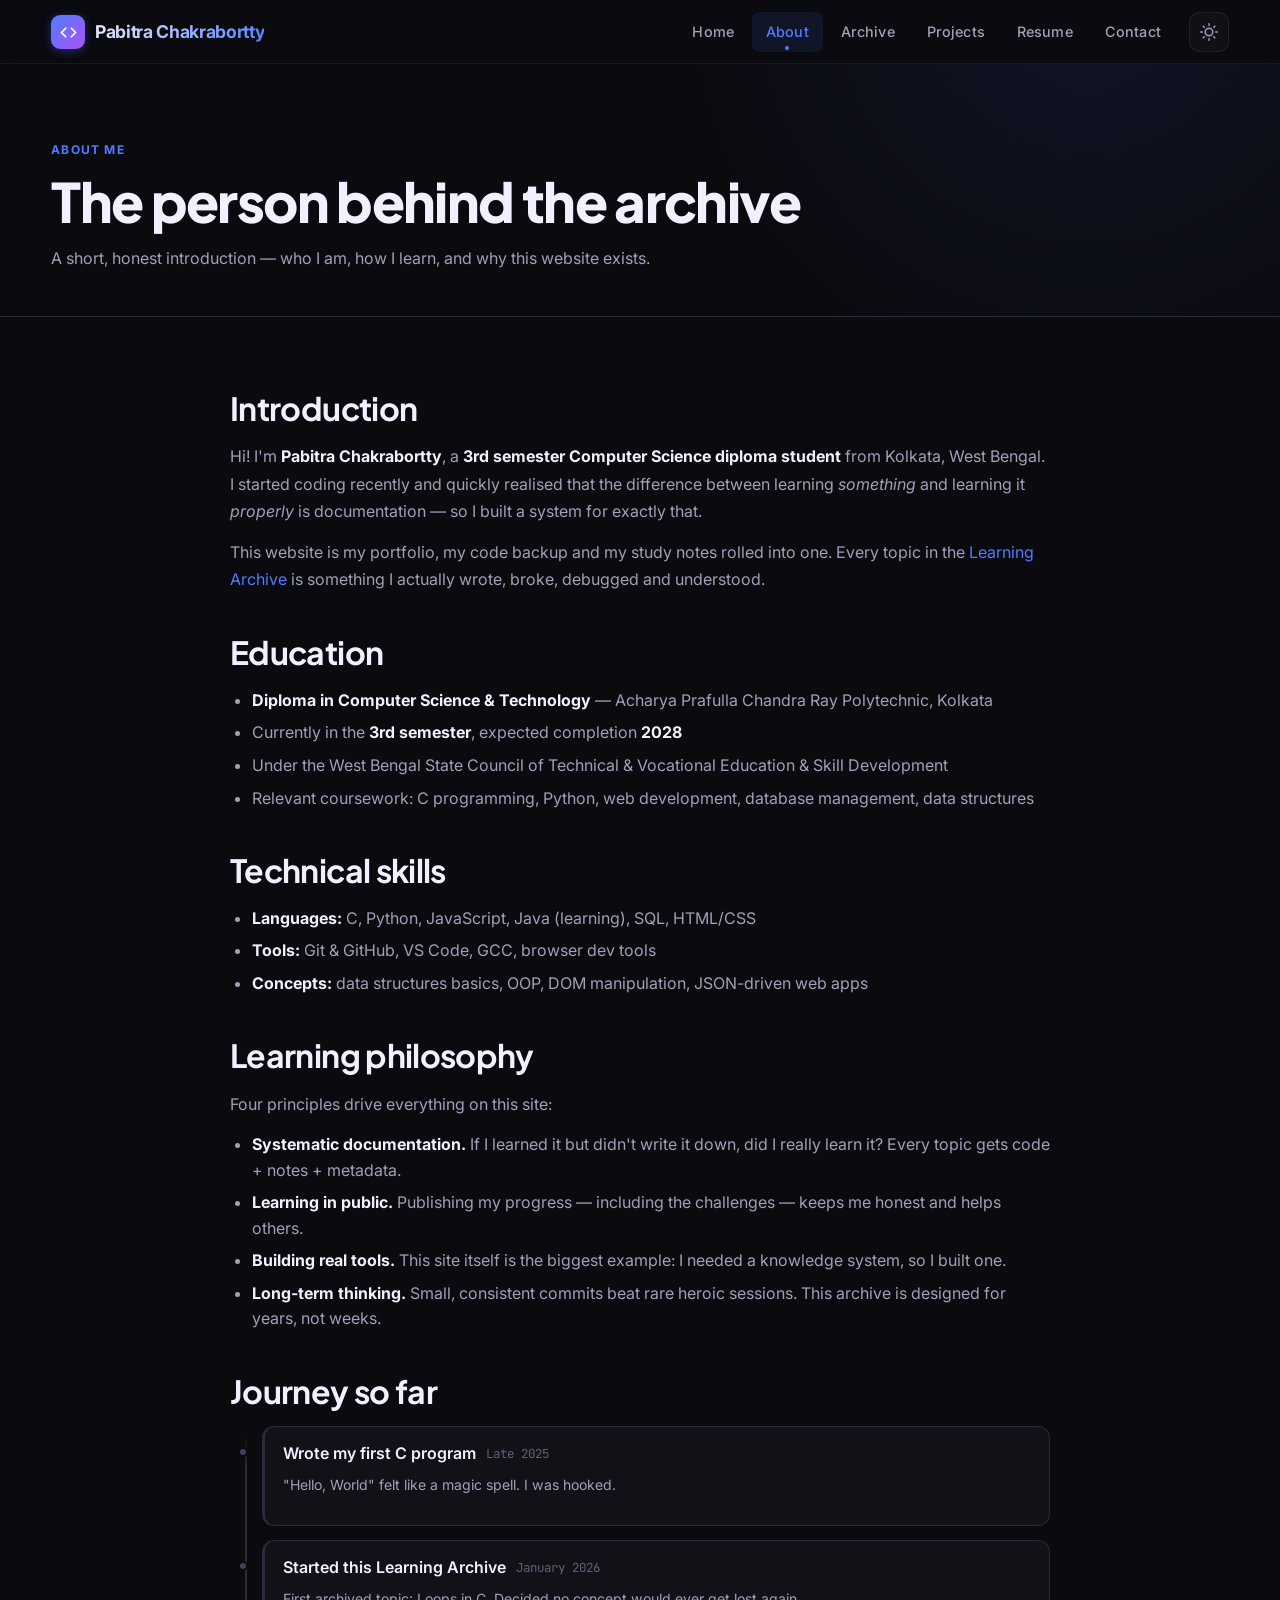
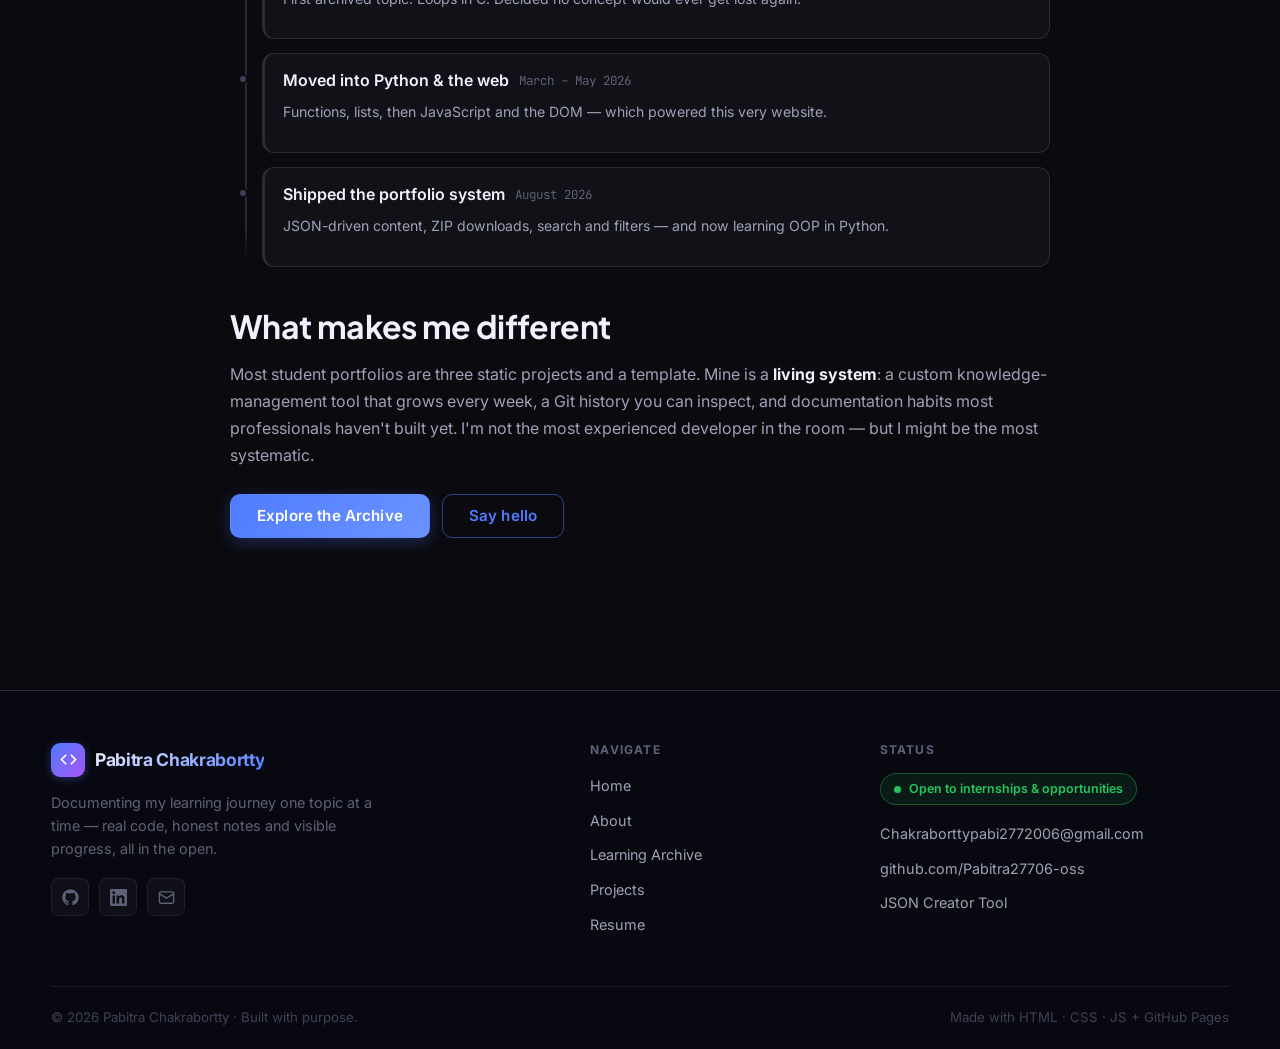
<file: website/about.html>
<!DOCTYPE html>
<html lang="en">
<head>
  <meta charset="UTF-8">
  <meta name="viewport" content="width=device-width, initial-scale=1.0, viewport-fit=cover">
  <title>About — Pabitra Chakrabortty</title>
  <meta name="description" content="Who I am: a diploma computer science student from West Bengal who documents every step of learning to code.">
  <link rel="icon" href="data:image/svg+xml,%3Csvg xmlns='http://www.w3.org/2000/svg' viewBox='0 0 64 64'%3E%3Crect width='64' height='64' rx='14' fill='%232563eb'/%3E%3Cpolyline points='24,20 12,32 24,44' fill='none' stroke='white' stroke-width='5' stroke-linecap='round' stroke-linejoin='round'/%3E%3Cpolyline points='40,20 52,32 40,44' fill='none' stroke='white' stroke-width='5' stroke-linecap='round' stroke-linejoin='round'/%3E%3C/svg%3E">
  <link rel="preconnect" href="https://fonts.googleapis.com">
  <link rel="preconnect" href="https://fonts.gstatic.com" crossorigin>
  <link href="https://fonts.googleapis.com/css2?family=Inter:wght@400;500;600;700;800&family=JetBrains+Mono:wght@400;600&family=Plus+Jakarta+Sans:wght@600;700;800&display=swap" rel="stylesheet">
  <link rel="stylesheet" href="css/main.css">
  <link rel="stylesheet" href="css/components.css">
  <link rel="stylesheet" href="css/responsive.css">
  <script>
    (function () {
      try {
        var t = localStorage.getItem("theme");
        if (t === "light") document.documentElement.setAttribute("data-theme", "light");
        else document.documentElement.removeAttribute("data-theme");
      } catch (e) {}
    })();
  </script>
</head>
<body>

  <header class="site-header">
    <nav class="nav container">
      <a class="brand" href="index.html">
        <span class="brand-mark"><svg viewBox="0 0 24 24" fill="none" stroke="currentColor" stroke-width="2.4" stroke-linecap="round" stroke-linejoin="round"><polyline points="8 6 2 12 8 18"/><polyline points="16 6 22 12 16 18"/></svg></span>
        <span class="brand-name">Pabitra Chakrabortty</span>
      </a>
      <button class="nav-toggle" id="navToggle" aria-label="Toggle navigation" aria-expanded="false">
        <span class="hb-line"></span><span class="hb-line"></span><span class="hb-line"></span>
      </button>
      <ul class="nav-links" id="navLinks">
        <li><a href="index.html">Home</a></li>
        <li><a href="about.html" class="active">About</a></li>
        <li><a href="archive.html">Archive</a></li>
        <li><a href="projects.html">Projects</a></li>
        <li><a href="resume.html">Resume</a></li>
        <li><a href="contact.html">Contact</a></li>
        <li><button class="theme-toggle" id="themeToggle" aria-label="Toggle dark mode"></button></li>
      </ul>
    </nav>
  </header>

  <main class="page-main">

    <section class="page-hero">
      <div class="container">
        <span class="section-eyebrow">About me</span>
        <h1>The person behind the archive</h1>
        <p>A short, honest introduction — who I am, how I learn, and why this website exists.</p>
      </div>
    </section>

    <section class="section">
      <div class="container prose" style="max-width:820px">

        <h2>Introduction</h2>
        <p>Hi! I'm <strong>Pabitra Chakrabortty</strong>, a <strong>3rd semester Computer Science diploma student</strong> from Kolkata, West Bengal. I started coding recently and quickly realised that the difference between learning <em>something</em> and learning it <em>properly</em> is documentation — so I built a system for exactly that.</p>
        <p>This website is my portfolio, my code backup and my study notes rolled into one. Every topic in the <a href="archive.html">Learning Archive</a> is something I actually wrote, broke, debugged and understood.</p>

        <h2>Education</h2>
        <ul>
          <li><strong>Diploma in Computer Science &amp; Technology</strong> — Acharya Prafulla Chandra Ray Polytechnic, Kolkata</li>
          <li>Currently in the <strong>3rd semester</strong>, expected completion <strong>2028</strong></li>
          <li>Under the West Bengal State Council of Technical &amp; Vocational Education &amp; Skill Development</li>
          <li>Relevant coursework: C programming, Python, web development, database management, data structures</li>
        </ul>

        <h2>Technical skills</h2>
        <ul>
          <li><strong>Languages:</strong> C, Python, JavaScript, Java (learning), SQL, HTML/CSS</li>
          <li><strong>Tools:</strong> Git &amp; GitHub, VS Code, GCC, browser dev tools</li>
          <li><strong>Concepts:</strong> data structures basics, OOP, DOM manipulation, JSON-driven web apps</li>
        </ul>

        <h2>Learning philosophy</h2>
        <p>Four principles drive everything on this site:</p>
        <ul>
          <li><strong>Systematic documentation.</strong> If I learned it but didn't write it down, did I really learn it? Every topic gets code + notes + metadata.</li>
          <li><strong>Learning in public.</strong> Publishing my progress — including the challenges — keeps me honest and helps others.</li>
          <li><strong>Building real tools.</strong> This site itself is the biggest example: I needed a knowledge system, so I built one.</li>
          <li><strong>Long-term thinking.</strong> Small, consistent commits beat rare heroic sessions. This archive is designed for years, not weeks.</li>
        </ul>

        <h2>Journey so far</h2>
        <div class="timeline-view">
          <div class="tl-item">
            <div class="tl-item-head"><span class="tl-item-title">Wrote my first C program</span><span class="tl-item-meta">Late 2025</span></div>
            <p class="tl-item-desc">"Hello, World" felt like a magic spell. I was hooked.</p>
          </div>
          <div class="tl-item">
            <div class="tl-item-head"><span class="tl-item-title">Started this Learning Archive</span><span class="tl-item-meta">January 2026</span></div>
            <p class="tl-item-desc">First archived topic: Loops in C. Decided no concept would ever get lost again.</p>
          </div>
          <div class="tl-item">
            <div class="tl-item-head"><span class="tl-item-title">Moved into Python &amp; the web</span><span class="tl-item-meta">March – May 2026</span></div>
            <p class="tl-item-desc">Functions, lists, then JavaScript and the DOM — which powered this very website.</p>
          </div>
          <div class="tl-item">
            <div class="tl-item-head"><span class="tl-item-title">Shipped the portfolio system</span><span class="tl-item-meta">August 2026</span></div>
            <p class="tl-item-desc">JSON-driven content, ZIP downloads, search and filters — and now learning OOP in Python.</p>
          </div>
        </div>

        <h2>What makes me different</h2>
        <p>Most student portfolios are three static projects and a template. Mine is a <strong>living system</strong>: a custom knowledge-management tool that grows every week, a Git history you can inspect, and documentation habits most professionals haven't built yet. I'm not the most experienced developer in the room — but I might be the most systematic.</p>

        <div class="mt-3" style="display:flex;gap:12px;flex-wrap:wrap">
          <a class="btn btn-primary" href="archive.html">Explore the Archive</a>
          <a class="btn btn-secondary" href="contact.html">Say hello</a>
        </div>
      </div>
    </section>

  </main>

  <footer class="site-footer">
    <div class="container footer-grid">
      <div class="footer-brand">
        <a class="brand" href="index.html">
          <span class="brand-mark"><svg viewBox="0 0 24 24" fill="none" stroke="currentColor" stroke-width="2.4" stroke-linecap="round" stroke-linejoin="round"><polyline points="8 6 2 12 8 18"/><polyline points="16 6 22 12 16 18"/></svg></span>
          <span class="brand-name">Pabitra Chakrabortty</span>
        </a>
        <p>Documenting my learning journey one topic at a time — real code, honest notes and visible progress, all in the open.</p>
        <div class="footer-social">
          <a class="gh" href="https://github.com/Pabitra27706-oss" target="_blank" rel="noopener" aria-label="GitHub"><svg viewBox="0 0 24 24" fill="currentColor"><path d="M12 .5C5.65.5.5 5.65.5 12c0 5.08 3.29 9.39 7.86 10.91.58.11.79-.25.79-.56 0-.27-.01-1.17-.02-2.12-3.2.7-3.88-1.36-3.88-1.36-.52-1.33-1.28-1.68-1.28-1.68-1.04-.71.08-.7.08-.7 1.15.08 1.76 1.19 1.76 1.19 1.03 1.76 2.7 1.25 3.36.96.1-.75.4-1.25.72-1.54-2.55-.29-5.24-1.28-5.24-5.69 0-1.26.45-2.28 1.19-3.09-.12-.29-.52-1.46.11-3.05 0 0 .97-.31 3.18 1.18a11.1 11.1 0 0 1 5.78 0c2.21-1.49 3.18-1.18 3.18-1.18.63 1.59.23 2.76.11 3.05.74.81 1.19 1.83 1.19 3.09 0 4.42-2.7 5.39-5.26 5.68.41.35.78 1.05.78 2.12 0 1.53-.01 2.76-.01 3.14 0 .3.21.67.8.55A11.51 11.51 0 0 0 23.5 12C23.5 5.65 18.35.5 12 .5z"/></svg></a>
          <a class="li" href="https://www.linkedin.com/in/your-linkedin-username" target="_blank" rel="noopener" aria-label="LinkedIn"><svg viewBox="0 0 24 24" fill="currentColor"><path d="M20.45 20.45h-3.55v-5.57c0-1.33-.03-3.04-1.85-3.04-1.86 0-2.14 1.45-2.14 2.94v5.67H9.35V9h3.41v1.56h.05c.48-.9 1.64-1.85 3.37-1.85 3.6 0 4.27 2.37 4.27 5.46v6.28zM5.34 7.43a2.06 2.06 0 1 1 0-4.12 2.06 2.06 0 0 1 0 4.12zM7.12 20.45H3.56V9h3.56v11.45zM22.22 0H1.77C.79 0 0 .77 0 1.72v20.55C0 23.23.79 24 1.77 24h20.45c.98 0 1.78-.77 1.78-1.73V1.72C24 .77 23.2 0 22.22 0z"/></svg></a>
          <a class="em" href="mailto:Chakraborttypabi2772006@gmail.com" aria-label="Email"><svg viewBox="0 0 24 24" fill="none" stroke="currentColor" stroke-width="2" stroke-linecap="round" stroke-linejoin="round"><rect x="2" y="4" width="20" height="16" rx="2"/><path d="m22 7-10 6L2 7"/></svg></a>
        </div>
      </div>
      <div class="footer-col">
        <h4>Navigate</h4>
        <ul>
          <li><a href="index.html">Home</a></li>
          <li><a href="about.html">About</a></li>
          <li><a href="archive.html">Learning Archive</a></li>
          <li><a href="projects.html">Projects</a></li>
          <li><a href="resume.html">Resume</a></li>
        </ul>
      </div>
      <div class="footer-col">
        <h4>Status</h4>
        <div class="footer-status"><span class="dot"></span> Open to internships &amp; opportunities</div>
        <ul>
          <li><a href="mailto:Chakraborttypabi2772006@gmail.com">Chakraborttypabi2772006@gmail.com</a></li>
          <li><a href="https://github.com/Pabitra27706-oss" target="_blank" rel="noopener">github.com/Pabitra27706-oss</a></li>
          <li><a href="../tools/json-creator.html">JSON Creator Tool</a></li>
        </ul>
      </div>
    </div>
    <div class="container footer-bottom">
      <span>© <span id="year">2026</span> Pabitra Chakrabortty · Built with purpose.</span>
      <span>Made with HTML · CSS · JS + GitHub Pages</span>
    </div>
  </footer>

  <script src="js/site-config.js"></script>
  <script src="js/utils.js"></script>
  <script src="js/main.js"></script>
</body>
</html>
</file>
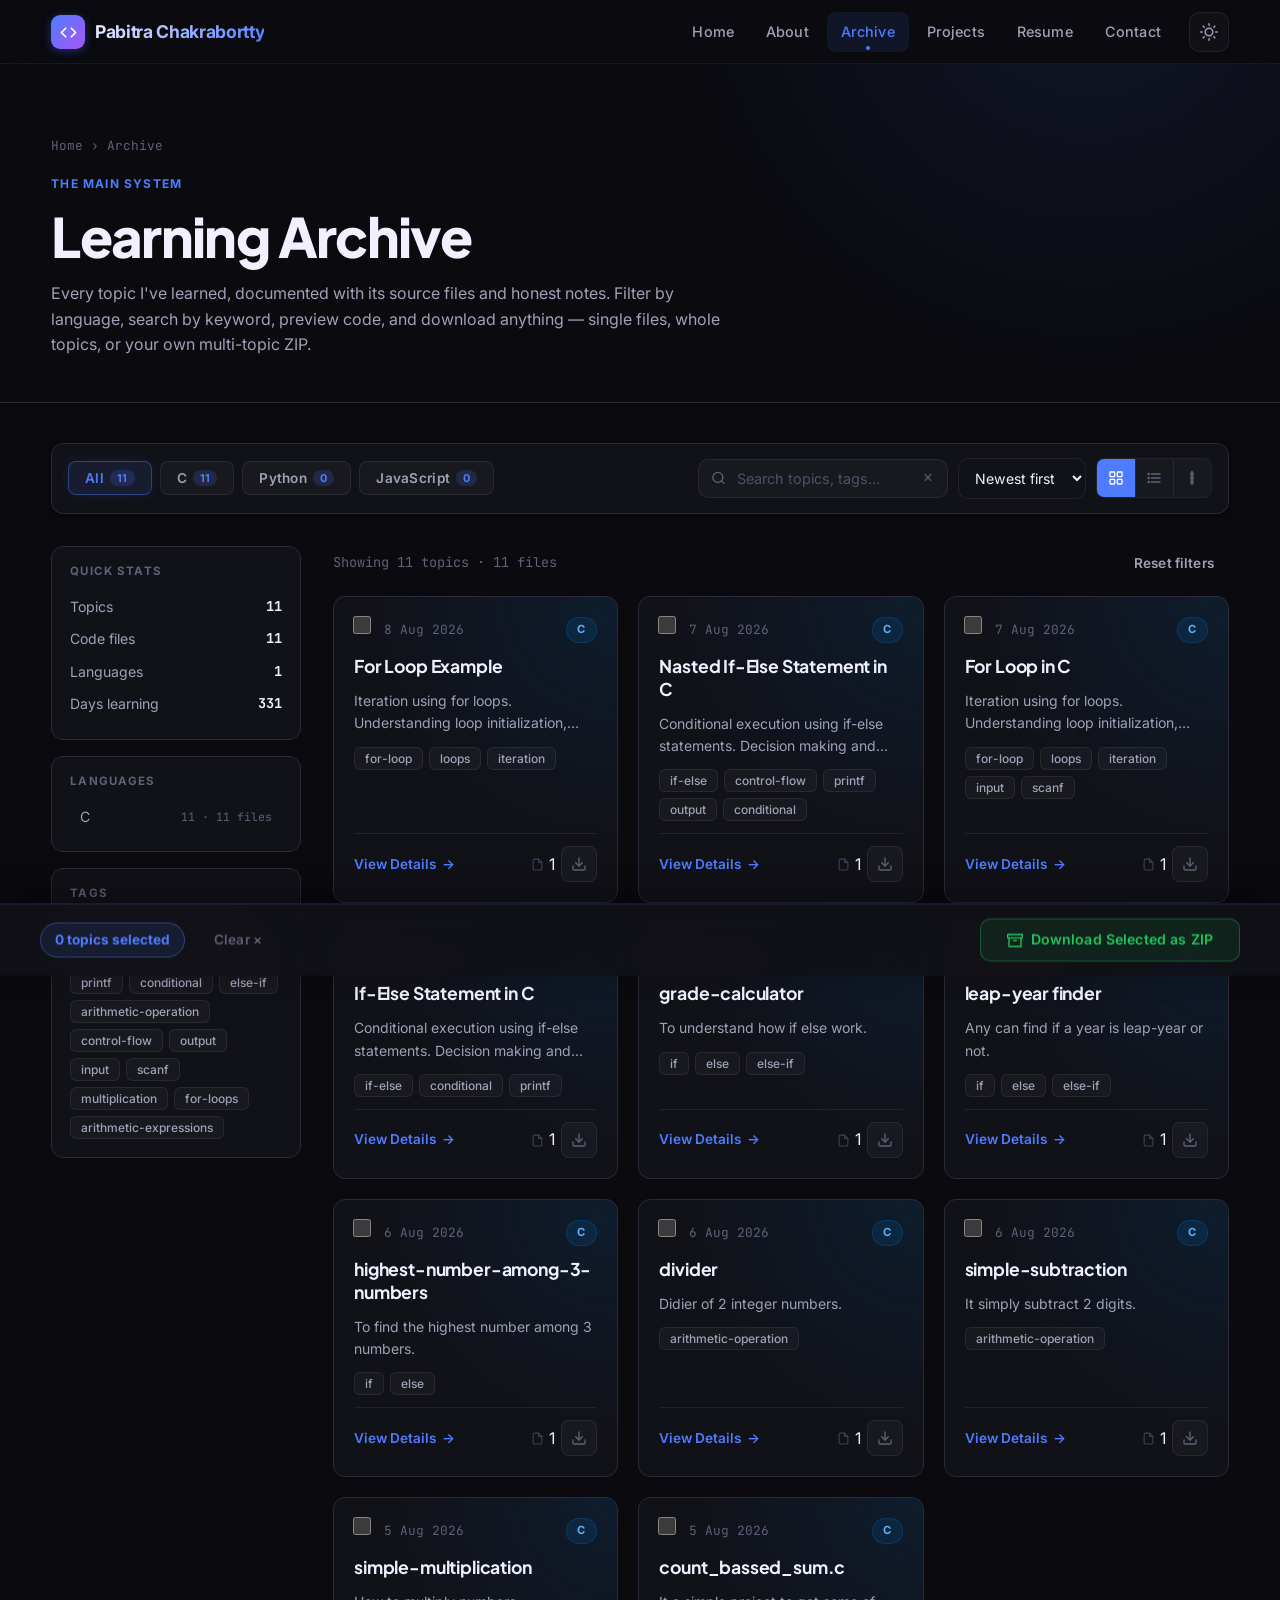
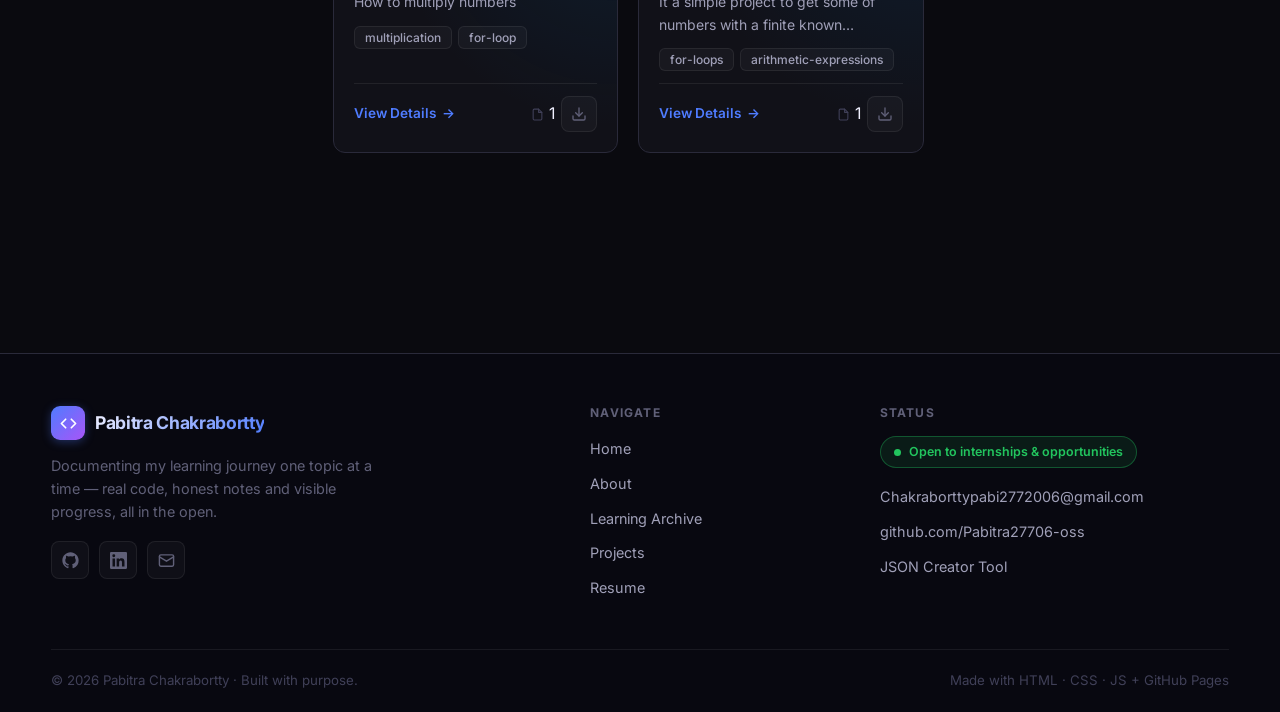
<file: website/archive.html>
<!DOCTYPE html>
<html lang="en">
<head>
  <meta charset="UTF-8">
  <meta name="viewport" content="width=device-width, initial-scale=1.0, viewport-fit=cover">
  <title>Learning Archive — Pabitra Chakrabortty</title>
  <meta name="description" content="A searchable, filterable archive of every programming topic I've documented — with source files, learning notes, copy buttons and ZIP downloads.">
  <link rel="icon" href="data:image/svg+xml,%3Csvg xmlns='http://www.w3.org/2000/svg' viewBox='0 0 64 64'%3E%3Crect width='64' height='64' rx='14' fill='%234f7cff'/%3E%3Cpolyline points='24,20 12,32 24,44' fill='none' stroke='white' stroke-width='5' stroke-linecap='round' stroke-linejoin='round'/%3E%3Cpolyline points='40,20 52,32 40,44' fill='none' stroke='white' stroke-width='5' stroke-linecap='round' stroke-linejoin='round'/%3E%3C/svg%3E">
  <link rel="preconnect" href="https://fonts.googleapis.com">
  <link rel="preconnect" href="https://fonts.gstatic.com" crossorigin>
  <link href="https://fonts.googleapis.com/css2?family=Inter:wght@400;500;600;700;800&family=JetBrains+Mono:wght@400;600&family=Plus+Jakarta+Sans:wght@600;700;800&display=swap" rel="stylesheet">
  <link rel="stylesheet" href="css/main.css">
  <link rel="stylesheet" href="css/components.css">
  <link rel="stylesheet" href="css/responsive.css">
  <script>
    (function () {
      try {
        var t = localStorage.getItem("theme");
        if (t === "light") document.documentElement.setAttribute("data-theme", "light");
        else document.documentElement.removeAttribute("data-theme");
      } catch (e) {}
    })();
  </script>
</head>
<body>

  <header class="site-header">
    <nav class="nav container">
      <a class="brand" href="index.html">
        <span class="brand-mark"><svg viewBox="0 0 24 24" fill="none" stroke="currentColor" stroke-width="2.4" stroke-linecap="round" stroke-linejoin="round"><polyline points="8 6 2 12 8 18"/><polyline points="16 6 22 12 16 18"/></svg></span>
        <span class="brand-name">Pabitra Chakrabortty</span>
      </a>
      <button class="nav-toggle" id="navToggle" aria-label="Toggle navigation" aria-expanded="false">
        <span class="hb-line"></span><span class="hb-line"></span><span class="hb-line"></span>
      </button>
      <ul class="nav-links" id="navLinks">
        <li><a href="index.html">Home</a></li>
        <li><a href="about.html">About</a></li>
        <li><a href="archive.html" class="active">Archive</a></li>
        <li><a href="projects.html">Projects</a></li>
        <li><a href="resume.html">Resume</a></li>
        <li><a href="contact.html">Contact</a></li>
        <li><button class="theme-toggle" id="themeToggle" aria-label="Toggle theme"></button></li>
      </ul>
    </nav>
  </header>

  <main class="page-main">

    <section class="page-hero">
      <div class="container">
        <nav class="breadcrumb" aria-label="Breadcrumb"><a href="index.html">Home</a> › Archive</nav>
        <span class="section-eyebrow">The main system</span>
        <h1>Learning Archive</h1>
        <p>Every topic I've learned, documented with its source files and honest notes. Filter by language, search by keyword, preview code, and download anything — single files, whole topics, or your own multi-topic ZIP.</p>
      </div>
    </section>

    <div class="container archive-layout section-tight">

      <!-- Controls bar (sticky below navbar on desktop) -->
      <div class="filter-bar">
        <div class="chip-row" id="langChips">
          <button class="chip active" data-lang="all">All</button>
        </div>
        <div class="filter-spacer"></div>
        <div class="search-box">
          <svg class="search-icon" viewBox="0 0 24 24" fill="none" stroke="currentColor" stroke-width="2" stroke-linecap="round"><circle cx="11" cy="11" r="8"/><line x1="21" y1="21" x2="16.65" y2="16.65"/></svg>
          <input type="search" id="searchInput" placeholder="Search topics, tags…" aria-label="Search topics">
          <button class="search-clear" id="searchClear" hidden aria-label="Clear search">×</button>
        </div>
        <select class="select-input" id="sortSelect" aria-label="Sort topics">
          <option value="newest">Newest first</option>
          <option value="oldest">Oldest first</option>
          <option value="files">Most files</option>
          <option value="language">By language</option>
        </select>
        <div class="view-toggle" role="group" aria-label="View mode">
          <button data-view="grid" aria-pressed="true" title="Grid view"><svg viewBox="0 0 24 24" fill="none" stroke="currentColor" stroke-width="2"><rect x="3" y="3" width="7" height="7" rx="1"/><rect x="14" y="3" width="7" height="7" rx="1"/><rect x="3" y="14" width="7" height="7" rx="1"/><rect x="14" y="14" width="7" height="7" rx="1"/></svg></button>
          <button data-view="list" aria-pressed="false" title="List view"><svg viewBox="0 0 24 24" fill="none" stroke="currentColor" stroke-width="2" stroke-linecap="round"><line x1="8" y1="6" x2="21" y2="6"/><line x1="8" y1="12" x2="21" y2="12"/><line x1="8" y1="18" x2="21" y2="18"/><circle cx="4" cy="6" r="1"/><circle cx="4" cy="12" r="1"/><circle cx="4" cy="18" r="1"/></svg></button>
          <button data-view="timeline" aria-pressed="false" title="Timeline view"><svg viewBox="0 0 24 24" fill="none" stroke="currentColor" stroke-width="2" stroke-linecap="round"><line x1="12" y1="2" x2="12" y2="22"/><circle cx="12" cy="6" r="2"/><circle cx="12" cy="12" r="2"/><circle cx="12" cy="18" r="2"/></svg></button>
        </div>
      </div>

      <!-- Sidebar -->
      <aside class="archive-sidebar">
        <div class="side-card" id="sideStats"><h3>Quick stats</h3><div class="loading-box" style="padding:10px 0">Loading…</div></div>
        <div class="side-card"><h3>Languages</h3><div id="langBreakdown"></div></div>
        <div class="side-card"><h3>Tags</h3><div class="tags" id="tagCloud"></div></div>
      </aside>

      <!-- Main content -->
      <main class="archive-main">
        <div class="archive-toolbar-meta">
          <span id="resultCount">Loading…</span>
          <button class="btn btn-ghost btn-sm" data-reset>Reset filters</button>
        </div>
        <div id="topicContainer" class="card-grid">
          <div class="topic-card skeleton-card"><div style="display:flex;justify-content:space-between"><div class="skeleton" style="width:80px;height:14px"></div><div class="skeleton" style="width:64px;height:22px;border-radius:9999px"></div></div><div class="skeleton" style="width:70%;height:20px"></div><div class="skeleton" style="width:100%;height:13px"></div><div class="skeleton" style="width:82%;height:13px"></div></div>
          <div class="topic-card skeleton-card"><div style="display:flex;justify-content:space-between"><div class="skeleton" style="width:80px;height:14px"></div><div class="skeleton" style="width:64px;height:22px;border-radius:9999px"></div></div><div class="skeleton" style="width:60%;height:20px"></div><div class="skeleton" style="width:100%;height:13px"></div><div class="skeleton" style="width:74%;height:13px"></div></div>
          <div class="topic-card skeleton-card"><div style="display:flex;justify-content:space-between"><div class="skeleton" style="width:80px;height:14px"></div><div class="skeleton" style="width:64px;height:22px;border-radius:9999px"></div></div><div class="skeleton" style="width:65%;height:20px"></div><div class="skeleton" style="width:95%;height:13px"></div><div class="skeleton" style="width:80%;height:13px"></div></div>
          <div class="topic-card skeleton-card"><div style="display:flex;justify-content:space-between"><div class="skeleton" style="width:80px;height:14px"></div><div class="skeleton" style="width:64px;height:22px;border-radius:9999px"></div></div><div class="skeleton" style="width:55%;height:20px"></div><div class="skeleton" style="width:100%;height:13px"></div><div class="skeleton" style="width:68%;height:13px"></div></div>
          <div class="topic-card skeleton-card"><div style="display:flex;justify-content:space-between"><div class="skeleton" style="width:80px;height:14px"></div><div class="skeleton" style="width:64px;height:22px;border-radius:9999px"></div></div><div class="skeleton" style="width:72%;height:20px"></div><div class="skeleton" style="width:90%;height:13px"></div><div class="skeleton" style="width:78%;height:13px"></div></div>
          <div class="topic-card skeleton-card"><div style="display:flex;justify-content:space-between"><div class="skeleton" style="width:80px;height:14px"></div><div class="skeleton" style="width:64px;height:22px;border-radius:9999px"></div></div><div class="skeleton" style="width:58%;height:20px"></div><div class="skeleton" style="width:100%;height:13px"></div><div class="skeleton" style="width:84%;height:13px"></div></div>
        </div>
      </main>
    </div>

  </main>

  <!-- Multi-select download bar -->
  <div class="select-bar" id="selectBar" aria-hidden="true">
    <div class="select-bar-left">
      <span class="count-pill" id="selectCount">0 topics selected</span>
      <button class="btn btn-ghost btn-sm" id="clearSelection">Clear ×</button>
    </div>
    <button class="btn btn-download" id="downloadSelected"><svg viewBox="0 0 24 24" fill="none" stroke="currentColor" stroke-width="2" stroke-linecap="round" stroke-linejoin="round"><path d="M21 8v13H3V8"/><path d="M1 3h22v5H1z"/><line x1="10" y1="12" x2="14" y2="12"/></svg> Download Selected as ZIP</button>
  </div>

  <footer class="site-footer">
    <div class="container footer-grid">
      <div class="footer-brand">
        <a class="brand" href="index.html">
          <span class="brand-mark"><svg viewBox="0 0 24 24" fill="none" stroke="currentColor" stroke-width="2.4" stroke-linecap="round" stroke-linejoin="round"><polyline points="8 6 2 12 8 18"/><polyline points="16 6 22 12 16 18"/></svg></span>
          <span class="brand-name">Pabitra Chakrabortty</span>
        </a>
        <p>Documenting my learning journey one topic at a time — real code, honest notes and visible progress, all in the open.</p>
        <div class="footer-social">
          <a class="gh" href="https://github.com/Pabitra27706-oss" target="_blank" rel="noopener" aria-label="GitHub"><svg viewBox="0 0 24 24" fill="currentColor"><path d="M12 .5C5.65.5.5 5.65.5 12c0 5.08 3.29 9.39 7.86 10.91.58.11.79-.25.79-.56 0-.27-.01-1.17-.02-2.12-3.2.7-3.88-1.36-3.88-1.36-.52-1.33-1.28-1.68-1.28-1.68-1.04-.71.08-.7.08-.7 1.15.08 1.76 1.19 1.76 1.19 1.03 1.76 2.7 1.25 3.36.96.1-.75.4-1.25.72-1.54-2.55-.29-5.24-1.28-5.24-5.69 0-1.26.45-2.28 1.19-3.09-.12-.29-.52-1.46.11-3.05 0 0 .97-.31 3.18 1.18a11.1 11.1 0 0 1 5.78 0c2.21-1.49 3.18-1.18 3.18-1.18.63 1.59.23 2.76.11 3.05.74.81 1.19 1.83 1.19 3.09 0 4.42-2.7 5.39-5.26 5.68.41.35.78 1.05.78 2.12 0 1.53-.01 2.76-.01 3.14 0 .3.21.67.8.55A11.51 11.51 0 0 0 23.5 12C23.5 5.65 18.35.5 12 .5z"/></svg></a>
          <a class="li" href="https://www.linkedin.com/in/your-linkedin-username" target="_blank" rel="noopener" aria-label="LinkedIn"><svg viewBox="0 0 24 24" fill="currentColor"><path d="M20.45 20.45h-3.55v-5.57c0-1.33-.03-3.04-1.85-3.04-1.86 0-2.14 1.45-2.14 2.94v5.67H9.35V9h3.41v1.56h.05c.48-.9 1.64-1.85 3.37-1.85 3.6 0 4.27 2.37 4.27 5.46v6.28zM5.34 7.43a2.06 2.06 0 1 1 0-4.12 2.06 2.06 0 0 1 0 4.12zM7.12 20.45H3.56V9h3.56v11.45zM22.22 0H1.77C.79 0 0 .77 0 1.72v20.55C0 23.23.79 24 1.77 24h20.45c.98 0 1.78-.77 1.78-1.73V1.72C24 .77 23.2 0 22.22 0z"/></svg></a>
          <a class="em" href="mailto:Chakraborttypabi2772006@gmail.com" aria-label="Email"><svg viewBox="0 0 24 24" fill="none" stroke="currentColor" stroke-width="2" stroke-linecap="round" stroke-linejoin="round"><rect x="2" y="4" width="20" height="16" rx="2"/><path d="m22 7-10 6L2 7"/></svg></a>
        </div>
      </div>
      <div class="footer-col">
        <h4>Navigate</h4>
        <ul>
          <li><a href="index.html">Home</a></li>
          <li><a href="about.html">About</a></li>
          <li><a href="archive.html">Learning Archive</a></li>
          <li><a href="projects.html">Projects</a></li>
          <li><a href="resume.html">Resume</a></li>
        </ul>
      </div>
      <div class="footer-col">
        <h4>Status</h4>
        <div class="footer-status"><span class="dot"></span> Open to internships &amp; opportunities</div>
        <ul>
          <li><a href="mailto:Chakraborttypabi2772006@gmail.com">Chakraborttypabi2772006@gmail.com</a></li>
          <li><a href="https://github.com/Pabitra27706-oss" target="_blank" rel="noopener">github.com/Pabitra27706-oss</a></li>
          <li><a href="../tools/json-creator.html">JSON Creator Tool</a></li>
        </ul>
      </div>
    </div>
    <div class="container footer-bottom">
      <span>© <span id="year">2026</span> Pabitra Chakrabortty · Built with purpose.</span>
      <span>Made with HTML · CSS · JS + GitHub Pages</span>
    </div>
  </footer>

  <script src="js/vendor/jszip.min.js"></script>
  <script src="js/site-config.js"></script>
  <script src="js/utils.js"></script>
  <script src="js/download.js"></script>
  <script src="js/main.js"></script>
  <script src="js/archive.js"></script>
</body>
</html>
</file>
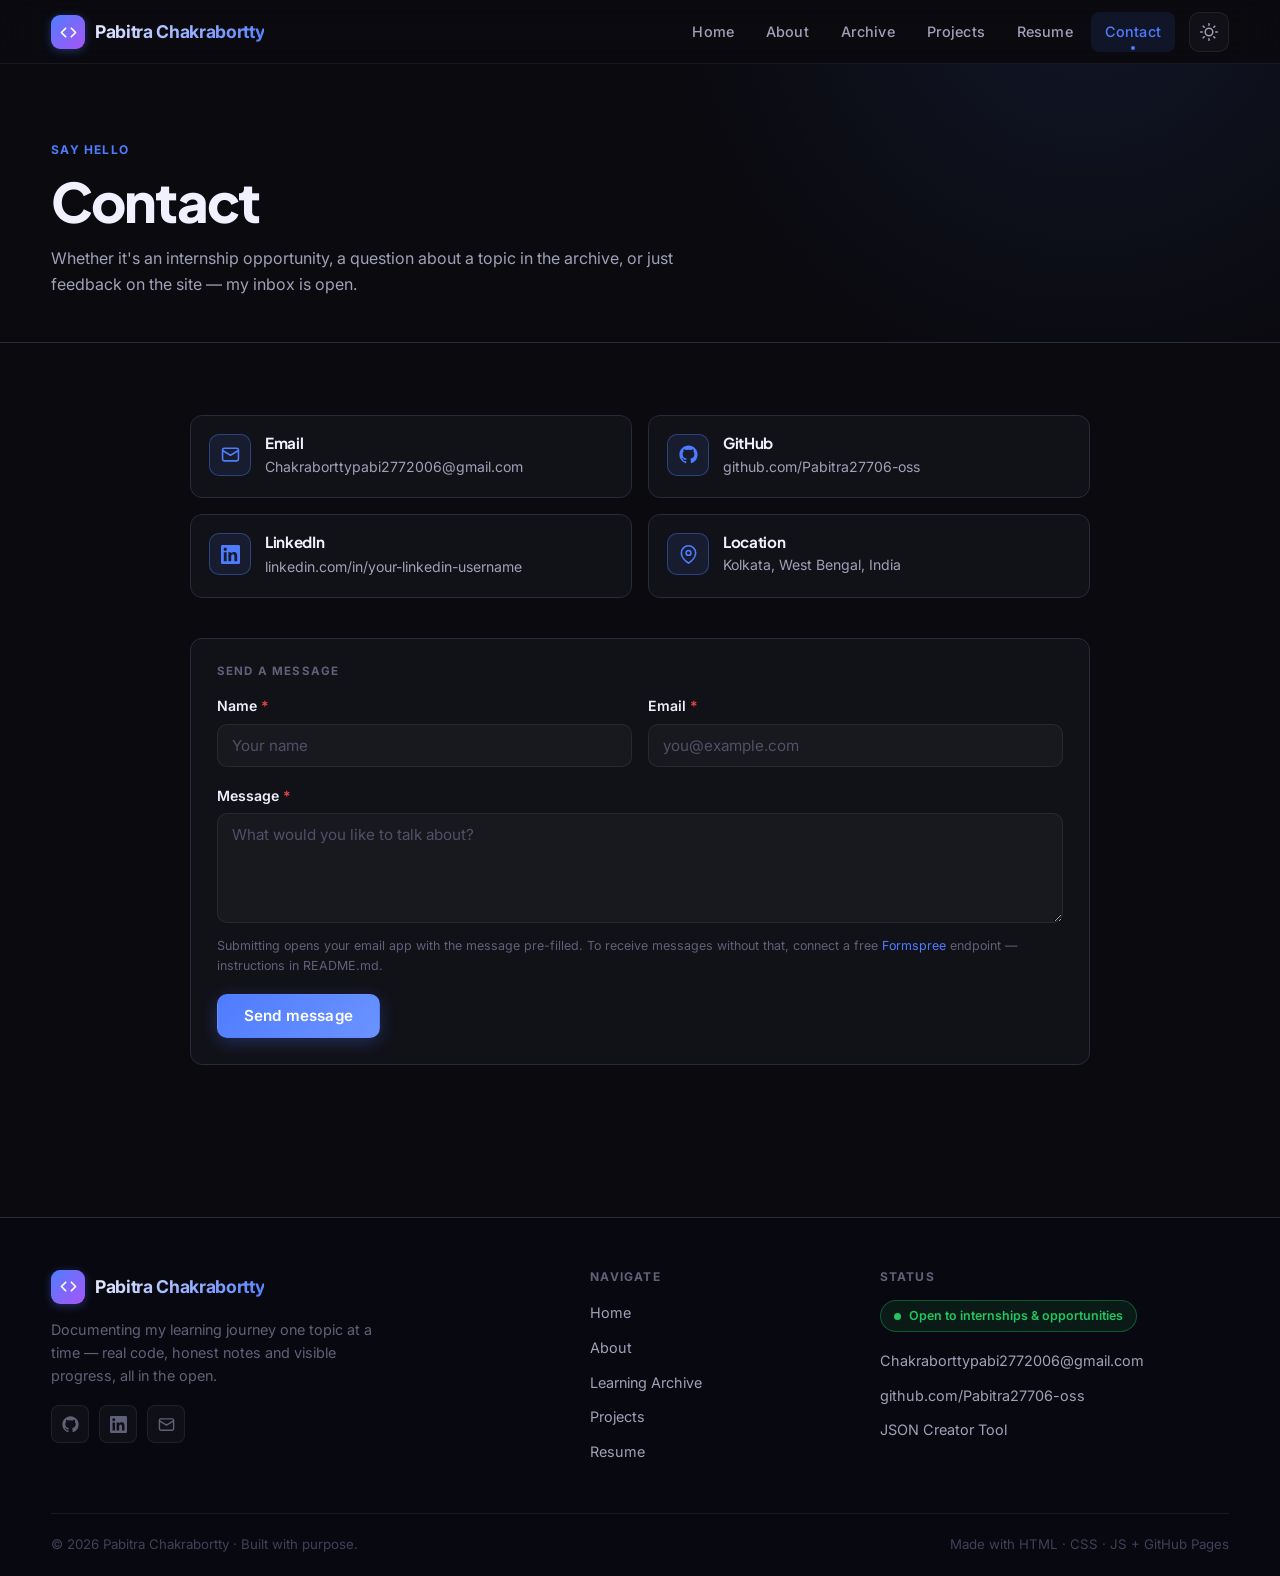
<file: website/contact.html>
<!DOCTYPE html>
<html lang="en">
<head>
  <meta charset="UTF-8">
  <meta name="viewport" content="width=device-width, initial-scale=1.0, viewport-fit=cover">
  <title>Contact — Pabitra Chakrabortty</title>
  <meta name="description" content="Get in touch with Pabitra Chakrabortty — email, GitHub and LinkedIn.">
  <link rel="icon" href="data:image/svg+xml,%3Csvg xmlns='http://www.w3.org/2000/svg' viewBox='0 0 64 64'%3E%3Crect width='64' height='64' rx='14' fill='%232563eb'/%3E%3Cpolyline points='24,20 12,32 24,44' fill='none' stroke='white' stroke-width='5' stroke-linecap='round' stroke-linejoin='round'/%3E%3Cpolyline points='40,20 52,32 40,44' fill='none' stroke='white' stroke-width='5' stroke-linecap='round' stroke-linejoin='round'/%3E%3C/svg%3E">
  <link rel="preconnect" href="https://fonts.googleapis.com">
  <link rel="preconnect" href="https://fonts.gstatic.com" crossorigin>
  <link href="https://fonts.googleapis.com/css2?family=Inter:wght@400;500;600;700;800&family=JetBrains+Mono:wght@400;600&family=Plus+Jakarta+Sans:wght@600;700;800&display=swap" rel="stylesheet">
  <link rel="stylesheet" href="css/main.css">
  <link rel="stylesheet" href="css/components.css">
  <link rel="stylesheet" href="css/responsive.css">
  <script>
    (function () {
      try {
        var t = localStorage.getItem("theme");
        if (t === "light") document.documentElement.setAttribute("data-theme", "light");
        else document.documentElement.removeAttribute("data-theme");
      } catch (e) {}
    })();
  </script>
</head>
<body>

  <header class="site-header">
    <nav class="nav container">
      <a class="brand" href="index.html">
        <span class="brand-mark"><svg viewBox="0 0 24 24" fill="none" stroke="currentColor" stroke-width="2.4" stroke-linecap="round" stroke-linejoin="round"><polyline points="8 6 2 12 8 18"/><polyline points="16 6 22 12 16 18"/></svg></span>
        <span class="brand-name">Pabitra Chakrabortty</span>
      </a>
      <button class="nav-toggle" id="navToggle" aria-label="Toggle navigation" aria-expanded="false">
        <span class="hb-line"></span><span class="hb-line"></span><span class="hb-line"></span>
      </button>
      <ul class="nav-links" id="navLinks">
        <li><a href="index.html">Home</a></li>
        <li><a href="about.html">About</a></li>
        <li><a href="archive.html">Archive</a></li>
        <li><a href="projects.html">Projects</a></li>
        <li><a href="resume.html">Resume</a></li>
        <li><a href="contact.html" class="active">Contact</a></li>
        <li><button class="theme-toggle" id="themeToggle" aria-label="Toggle dark mode"></button></li>
      </ul>
    </nav>
  </header>

  <main class="page-main">

    <section class="page-hero">
      <div class="container">
        <span class="section-eyebrow">Say hello</span>
        <h1>Contact</h1>
        <p>Whether it's an internship opportunity, a question about a topic in the archive, or just feedback on the site — my inbox is open.</p>
      </div>
    </section>

    <section class="section">
      <div class="container" style="max-width:900px">

        <div class="contact-grid">
          <div class="contact-card">
            <div class="contact-icon"><svg viewBox="0 0 24 24" fill="none" stroke="currentColor" stroke-width="2" stroke-linecap="round" stroke-linejoin="round"><rect x="2" y="4" width="20" height="16" rx="2"/><path d="m22 7-10 6L2 7"/></svg></div>
            <div>
              <h3>Email</h3>
              <a href="mailto:Chakraborttypabi2772006@gmail.com">Chakraborttypabi2772006@gmail.com</a>
            </div>
          </div>
          <div class="contact-card">
            <div class="contact-icon"><svg viewBox="0 0 24 24" fill="currentColor"><path d="M12 .5C5.65.5.5 5.65.5 12c0 5.08 3.29 9.39 7.86 10.91.58.11.79-.25.79-.56 0-.27-.01-1.17-.02-2.12-3.2.7-3.88-1.36-3.88-1.36-.52-1.33-1.28-1.68-1.28-1.68-1.04-.71.08-.7.08-.7 1.15.08 1.76 1.19 1.76 1.19 1.03 1.76 2.7 1.25 3.36.96.1-.75.4-1.25.72-1.54-2.55-.29-5.24-1.28-5.24-5.69 0-1.26.45-2.28 1.19-3.09-.12-.29-.52-1.46.11-3.05 0 0 .97-.31 3.18 1.18a11.1 11.1 0 0 1 5.78 0c2.21-1.49 3.18-1.18 3.18-1.18.63 1.59.23 2.76.11 3.05.74.81 1.19 1.83 1.19 3.09 0 4.42-2.7 5.39-5.26 5.68.41.35.78 1.05.78 2.12 0 1.53-.01 2.76-.01 3.14 0 .3.21.67.8.55A11.51 11.51 0 0 0 23.5 12C23.5 5.65 18.35.5 12 .5z"/></svg></div>
            <div>
              <h3>GitHub</h3>
              <a href="https://github.com/Pabitra27706-oss" target="_blank" rel="noopener">github.com/Pabitra27706-oss</a>
            </div>
          </div>
          <div class="contact-card">
            <div class="contact-icon"><svg viewBox="0 0 24 24" fill="currentColor"><path d="M20.45 20.45h-3.55v-5.57c0-1.33-.03-3.04-1.85-3.04-1.86 0-2.14 1.45-2.14 2.94v5.67H9.35V9h3.41v1.56h.05c.48-.9 1.64-1.85 3.37-1.85 3.6 0 4.27 2.37 4.27 5.46v6.28zM5.34 7.43a2.06 2.06 0 1 1 0-4.12 2.06 2.06 0 0 1 0 4.12zM7.12 20.45H3.56V9h3.56v11.45zM22.22 0H1.77C.79 0 0 .77 0 1.72v20.55C0 23.23.79 24 1.77 24h20.45c.98 0 1.78-.77 1.78-1.73V1.72C24 .77 23.2 0 22.22 0z"/></svg></div>
            <div>
              <h3>LinkedIn</h3>
              <a href="https://www.linkedin.com/in/your-linkedin-username" target="_blank" rel="noopener">linkedin.com/in/your-linkedin-username</a>
            </div>
          </div>
          <div class="contact-card">
            <div class="contact-icon"><svg viewBox="0 0 24 24" fill="none" stroke="currentColor" stroke-width="2" stroke-linecap="round" stroke-linejoin="round"><path d="M21 10c0 7-9 13-9 13s-9-6-9-13a9 9 0 0 1 18 0z"/><circle cx="12" cy="10" r="3"/></svg></div>
            <div>
              <h3>Location</h3>
              <p>Kolkata, West Bengal, India</p>
            </div>
          </div>
        </div>

        <div class="side-card" style="padding:26px">
          <h3 style="margin-bottom:16px">Send a message</h3>
          <form id="contactForm">
            <div style="display:grid;grid-template-columns:1fr 1fr;gap:16px">
              <div class="form-group">
                <label for="cf-name">Name <span class="req">*</span></label>
                <input class="form-control" id="cf-name" name="name" type="text" placeholder="Your name" required>
              </div>
              <div class="form-group">
                <label for="cf-email">Email <span class="req">*</span></label>
                <input class="form-control" id="cf-email" name="email" type="email" placeholder="you@example.com" required>
              </div>
            </div>
            <div class="form-group">
              <label for="cf-message">Message <span class="req">*</span></label>
              <textarea class="form-control" id="cf-message" name="message" placeholder="What would you like to talk about?" required></textarea>
              <p class="form-hint">Submitting opens your email app with the message pre-filled. To receive messages without that, connect a free <a href="https://formspree.io" target="_blank" rel="noopener">Formspree</a> endpoint — instructions in README.md.</p>
            </div>
            <button class="btn btn-primary" type="submit">Send message</button>
          </form>
        </div>

      </div>
    </section>

  </main>

  <footer class="site-footer">
    <div class="container footer-grid">
      <div class="footer-brand">
        <a class="brand" href="index.html">
          <span class="brand-mark"><svg viewBox="0 0 24 24" fill="none" stroke="currentColor" stroke-width="2.4" stroke-linecap="round" stroke-linejoin="round"><polyline points="8 6 2 12 8 18"/><polyline points="16 6 22 12 16 18"/></svg></span>
          <span class="brand-name">Pabitra Chakrabortty</span>
        </a>
        <p>Documenting my learning journey one topic at a time — real code, honest notes and visible progress, all in the open.</p>
        <div class="footer-social">
          <a class="gh" href="https://github.com/Pabitra27706-oss" target="_blank" rel="noopener" aria-label="GitHub"><svg viewBox="0 0 24 24" fill="currentColor"><path d="M12 .5C5.65.5.5 5.65.5 12c0 5.08 3.29 9.39 7.86 10.91.58.11.79-.25.79-.56 0-.27-.01-1.17-.02-2.12-3.2.7-3.88-1.36-3.88-1.36-.52-1.33-1.28-1.68-1.28-1.68-1.04-.71.08-.7.08-.7 1.15.08 1.76 1.19 1.76 1.19 1.03 1.76 2.7 1.25 3.36.96.1-.75.4-1.25.72-1.54-2.55-.29-5.24-1.28-5.24-5.69 0-1.26.45-2.28 1.19-3.09-.12-.29-.52-1.46.11-3.05 0 0 .97-.31 3.18 1.18a11.1 11.1 0 0 1 5.78 0c2.21-1.49 3.18-1.18 3.18-1.18.63 1.59.23 2.76.11 3.05.74.81 1.19 1.83 1.19 3.09 0 4.42-2.7 5.39-5.26 5.68.41.35.78 1.05.78 2.12 0 1.53-.01 2.76-.01 3.14 0 .3.21.67.8.55A11.51 11.51 0 0 0 23.5 12C23.5 5.65 18.35.5 12 .5z"/></svg></a>
          <a class="li" href="https://www.linkedin.com/in/your-linkedin-username" target="_blank" rel="noopener" aria-label="LinkedIn"><svg viewBox="0 0 24 24" fill="currentColor"><path d="M20.45 20.45h-3.55v-5.57c0-1.33-.03-3.04-1.85-3.04-1.86 0-2.14 1.45-2.14 2.94v5.67H9.35V9h3.41v1.56h.05c.48-.9 1.64-1.85 3.37-1.85 3.6 0 4.27 2.37 4.27 5.46v6.28zM5.34 7.43a2.06 2.06 0 1 1 0-4.12 2.06 2.06 0 0 1 0 4.12zM7.12 20.45H3.56V9h3.56v11.45zM22.22 0H1.77C.79 0 0 .77 0 1.72v20.55C0 23.23.79 24 1.77 24h20.45c.98 0 1.78-.77 1.78-1.73V1.72C24 .77 23.2 0 22.22 0z"/></svg></a>
          <a class="em" href="mailto:Chakraborttypabi2772006@gmail.com" aria-label="Email"><svg viewBox="0 0 24 24" fill="none" stroke="currentColor" stroke-width="2" stroke-linecap="round" stroke-linejoin="round"><rect x="2" y="4" width="20" height="16" rx="2"/><path d="m22 7-10 6L2 7"/></svg></a>
        </div>
      </div>
      <div class="footer-col">
        <h4>Navigate</h4>
        <ul>
          <li><a href="index.html">Home</a></li>
          <li><a href="about.html">About</a></li>
          <li><a href="archive.html">Learning Archive</a></li>
          <li><a href="projects.html">Projects</a></li>
          <li><a href="resume.html">Resume</a></li>
        </ul>
      </div>
      <div class="footer-col">
        <h4>Status</h4>
        <div class="footer-status"><span class="dot"></span> Open to internships &amp; opportunities</div>
        <ul>
          <li><a href="mailto:Chakraborttypabi2772006@gmail.com">Chakraborttypabi2772006@gmail.com</a></li>
          <li><a href="https://github.com/Pabitra27706-oss" target="_blank" rel="noopener">github.com/Pabitra27706-oss</a></li>
          <li><a href="../tools/json-creator.html">JSON Creator Tool</a></li>
        </ul>
      </div>
    </div>
    <div class="container footer-bottom">
      <span>© <span id="year">2026</span> Pabitra Chakrabortty · Built with purpose.</span>
      <span>Made with HTML · CSS · JS + GitHub Pages</span>
    </div>
  </footer>

  <script src="js/site-config.js"></script>
  <script src="js/utils.js"></script>
  <script src="js/main.js"></script>
</body>
</html>
</file>
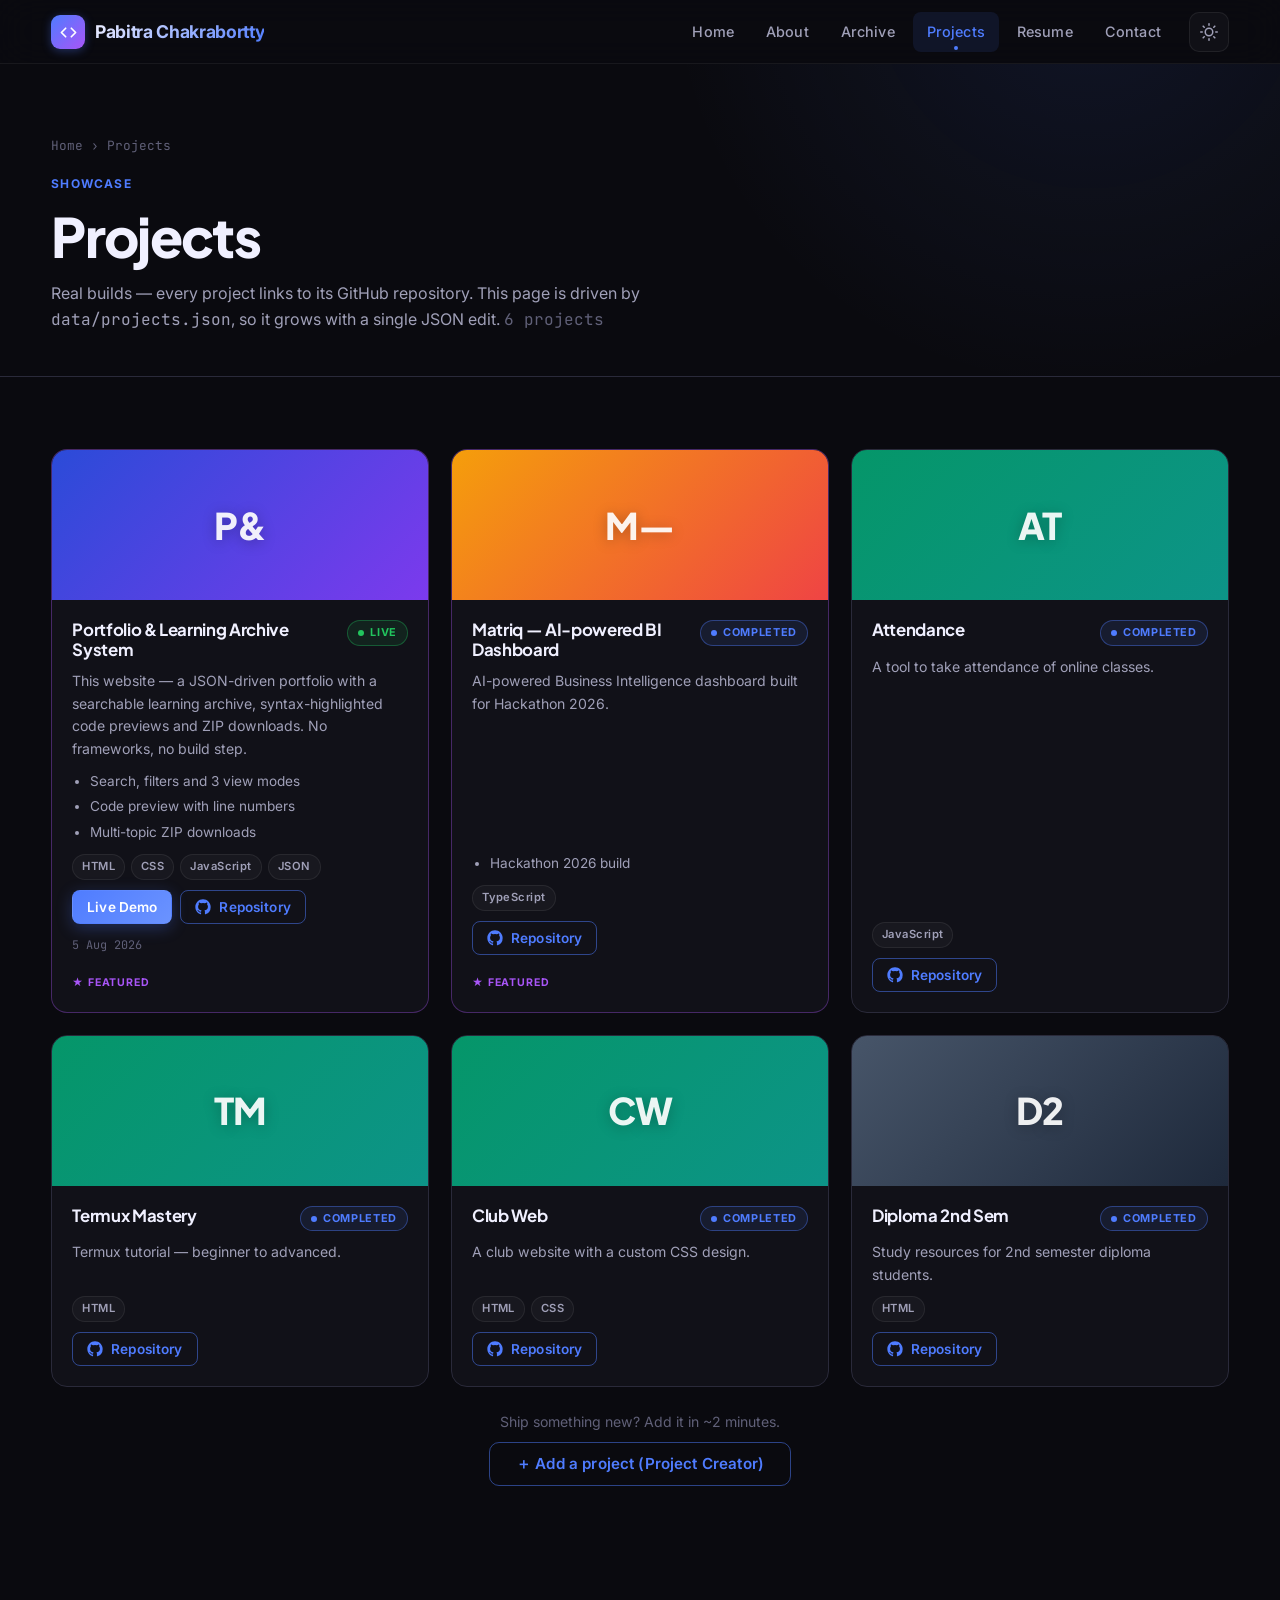
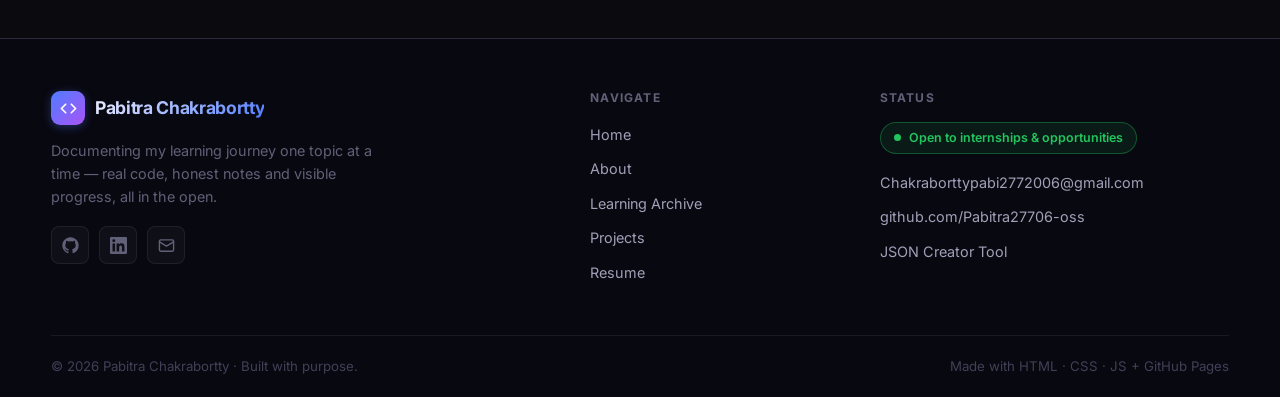
<file: website/projects.html>
<!DOCTYPE html>
<html lang="en">
<head>
  <meta charset="UTF-8">
  <meta name="viewport" content="width=device-width, initial-scale=1.0, viewport-fit=cover">
  <title>Projects — Pabitra Chakrabortty</title>
  <meta name="description" content="Real projects by Pabitra Chakrabortty — every project links to its GitHub repository. Managed via data/projects.json.">
  <link rel="icon" href="data:image/svg+xml,%3Csvg xmlns='http://www.w3.org/2000/svg' viewBox='0 0 64 64'%3E%3Crect width='64' height='64' rx='14' fill='%234f7cff'/%3E%3Cpolyline points='24,20 12,32 24,44' fill='none' stroke='white' stroke-width='5' stroke-linecap='round' stroke-linejoin='round'/%3E%3Cpolyline points='40,20 52,32 40,44' fill='none' stroke='white' stroke-width='5' stroke-linecap='round' stroke-linejoin='round'/%3E%3C/svg%3E">
  <link rel="preconnect" href="https://fonts.googleapis.com">
  <link rel="preconnect" href="https://fonts.gstatic.com" crossorigin>
  <link href="https://fonts.googleapis.com/css2?family=Inter:wght@400;500;600;700;800&family=JetBrains+Mono:wght@400;600&family=Plus+Jakarta+Sans:wght@600;700;800&display=swap" rel="stylesheet">
  <link rel="stylesheet" href="css/main.css">
  <link rel="stylesheet" href="css/components.css">
  <link rel="stylesheet" href="css/responsive.css">
  <script>
    (function () {
      try {
        var t = localStorage.getItem("theme");
        if (t === "light") document.documentElement.setAttribute("data-theme", "light");
        else document.documentElement.removeAttribute("data-theme");
      } catch (e) {}
    })();
  </script>
</head>
<body>

  <header class="site-header">
    <nav class="nav container">
      <a class="brand" href="index.html">
        <span class="brand-mark"><svg viewBox="0 0 24 24" fill="none" stroke="currentColor" stroke-width="2.4" stroke-linecap="round" stroke-linejoin="round"><polyline points="8 6 2 12 8 18"/><polyline points="16 6 22 12 16 18"/></svg></span>
        <span class="brand-name">Pabitra Chakrabortty</span>
      </a>
      <button class="nav-toggle" id="navToggle" aria-label="Toggle navigation" aria-expanded="false">
        <span class="hb-line"></span><span class="hb-line"></span><span class="hb-line"></span>
      </button>
      <ul class="nav-links" id="navLinks">
        <li><a href="index.html">Home</a></li>
        <li><a href="about.html">About</a></li>
        <li><a href="archive.html">Archive</a></li>
        <li><a href="projects.html" class="active">Projects</a></li>
        <li><a href="resume.html">Resume</a></li>
        <li><a href="contact.html">Contact</a></li>
        <li><button class="theme-toggle" id="themeToggle" aria-label="Toggle theme"></button></li>
      </ul>
    </nav>
  </header>

  <main class="page-main">

    <section class="page-hero">
      <div class="container">
        <nav class="breadcrumb" aria-label="Breadcrumb"><a href="index.html">Home</a> › Projects</nav>
        <span class="section-eyebrow">Showcase</span>
        <h1>Projects</h1>
        <p>Real builds — every project links to its GitHub repository. This page is driven by <code>data/projects.json</code>, so it grows with a single JSON edit. <span class="mono muted" id="projectsCount"></span></p>
      </div>
    </section>

    <section class="section">
      <div class="container">
        <div class="project-grid" id="projectsGrid">
          <div class="project-card"><div class="project-thumb thumb-1"><div class="skeleton" style="width:70px;height:42px;border-radius:10px;background:rgba(255,255,255,0.25)"></div></div><div class="project-body"><div class="skeleton" style="width:60%;height:20px"></div><div class="skeleton" style="width:100%;height:13px"></div><div class="skeleton" style="width:80%;height:13px"></div></div></div>
          <div class="project-card"><div class="project-thumb thumb-2"><div class="skeleton" style="width:70px;height:42px;border-radius:10px;background:rgba(255,255,255,0.25)"></div></div><div class="project-body"><div class="skeleton" style="width:55%;height:20px"></div><div class="skeleton" style="width:95%;height:13px"></div><div class="skeleton" style="width:70%;height:13px"></div></div></div>
          <div class="project-card"><div class="project-thumb thumb-3"><div class="skeleton" style="width:70px;height:42px;border-radius:10px;background:rgba(255,255,255,0.25)"></div></div><div class="project-body"><div class="skeleton" style="width:65%;height:20px"></div><div class="skeleton" style="width:100%;height:13px"></div><div class="skeleton" style="width:75%;height:13px"></div></div></div>
        </div>

        <div class="text-center mt-3">
          <p class="muted mb-1" style="font-size:0.88rem">Ship something new? Add it in ~2 minutes.</p>
          <a class="btn btn-secondary" href="../tools/project-creator.html">＋ Add a project (Project Creator)</a>
        </div>
      </div>
    </section>

  </main>

  <footer class="site-footer">
    <div class="container footer-grid">
      <div class="footer-brand">
        <a class="brand" href="index.html">
          <span class="brand-mark"><svg viewBox="0 0 24 24" fill="none" stroke="currentColor" stroke-width="2.4" stroke-linecap="round" stroke-linejoin="round"><polyline points="8 6 2 12 8 18"/><polyline points="16 6 22 12 16 18"/></svg></span>
          <span class="brand-name">Pabitra Chakrabortty</span>
        </a>
        <p>Documenting my learning journey one topic at a time — real code, honest notes and visible progress, all in the open.</p>
        <div class="footer-social">
          <a class="gh" href="https://github.com/Pabitra27706-oss" target="_blank" rel="noopener" aria-label="GitHub"><svg viewBox="0 0 24 24" fill="currentColor"><path d="M12 .5C5.65.5.5 5.65.5 12c0 5.08 3.29 9.39 7.86 10.91.58.11.79-.25.79-.56 0-.27-.01-1.17-.02-2.12-3.2.7-3.88-1.36-3.88-1.36-.52-1.33-1.28-1.68-1.28-1.68-1.04-.71.08-.7.08-.7 1.15.08 1.76 1.19 1.76 1.19 1.03 1.76 2.7 1.25 3.36.96.1-.75.4-1.25.72-1.54-2.55-.29-5.24-1.28-5.24-5.69 0-1.26.45-2.28 1.19-3.09-.12-.29-.52-1.46.11-3.05 0 0 .97-.31 3.18 1.18a11.1 11.1 0 0 1 5.78 0c2.21-1.49 3.18-1.18 3.18-1.18.63 1.59.23 2.76.11 3.05.74.81 1.19 1.83 1.19 3.09 0 4.42-2.7 5.39-5.26 5.68.41.35.78 1.05.78 2.12 0 1.53-.01 2.76-.01 3.14 0 .3.21.67.8.55A11.51 11.51 0 0 0 23.5 12C23.5 5.65 18.35.5 12 .5z"/></svg></a>
          <a class="li" href="https://www.linkedin.com/in/your-linkedin-username" target="_blank" rel="noopener" aria-label="LinkedIn"><svg viewBox="0 0 24 24" fill="currentColor"><path d="M20.45 20.45h-3.55v-5.57c0-1.33-.03-3.04-1.85-3.04-1.86 0-2.14 1.45-2.14 2.94v5.67H9.35V9h3.41v1.56h.05c.48-.9 1.64-1.85 3.37-1.85 3.6 0 4.27 2.37 4.27 5.46v6.28zM5.34 7.43a2.06 2.06 0 1 1 0-4.12 2.06 2.06 0 0 1 0 4.12zM7.12 20.45H3.56V9h3.56v11.45zM22.22 0H1.77C.79 0 0 .77 0 1.72v20.55C0 23.23.79 24 1.77 24h20.45c.98 0 1.78-.77 1.78-1.73V1.72C24 .77 23.2 0 22.22 0z"/></svg></a>
          <a class="em" href="mailto:Chakraborttypabi2772006@gmail.com" aria-label="Email"><svg viewBox="0 0 24 24" fill="none" stroke="currentColor" stroke-width="2" stroke-linecap="round" stroke-linejoin="round"><rect x="2" y="4" width="20" height="16" rx="2"/><path d="m22 7-10 6L2 7"/></svg></a>
        </div>
      </div>
      <div class="footer-col">
        <h4>Navigate</h4>
        <ul>
          <li><a href="index.html">Home</a></li>
          <li><a href="about.html">About</a></li>
          <li><a href="archive.html">Learning Archive</a></li>
          <li><a href="projects.html">Projects</a></li>
          <li><a href="resume.html">Resume</a></li>
        </ul>
      </div>
      <div class="footer-col">
        <h4>Status</h4>
        <div class="footer-status"><span class="dot"></span> Open to internships &amp; opportunities</div>
        <ul>
          <li><a href="mailto:Chakraborttypabi2772006@gmail.com">Chakraborttypabi2772006@gmail.com</a></li>
          <li><a href="https://github.com/Pabitra27706-oss" target="_blank" rel="noopener">github.com/Pabitra27706-oss</a></li>
          <li><a href="../tools/json-creator.html">JSON Creator Tool</a></li>
        </ul>
      </div>
    </div>
    <div class="container footer-bottom">
      <span>© <span id="year">2026</span> Pabitra Chakrabortty · Built with purpose.</span>
      <span>Made with HTML · CSS · JS + GitHub Pages</span>
    </div>
  </footer>

  <script src="js/site-config.js"></script>
  <script src="js/utils.js"></script>
  <script src="js/main.js"></script>
  <script src="js/projects.js"></script>
</body>
</html>
</file>
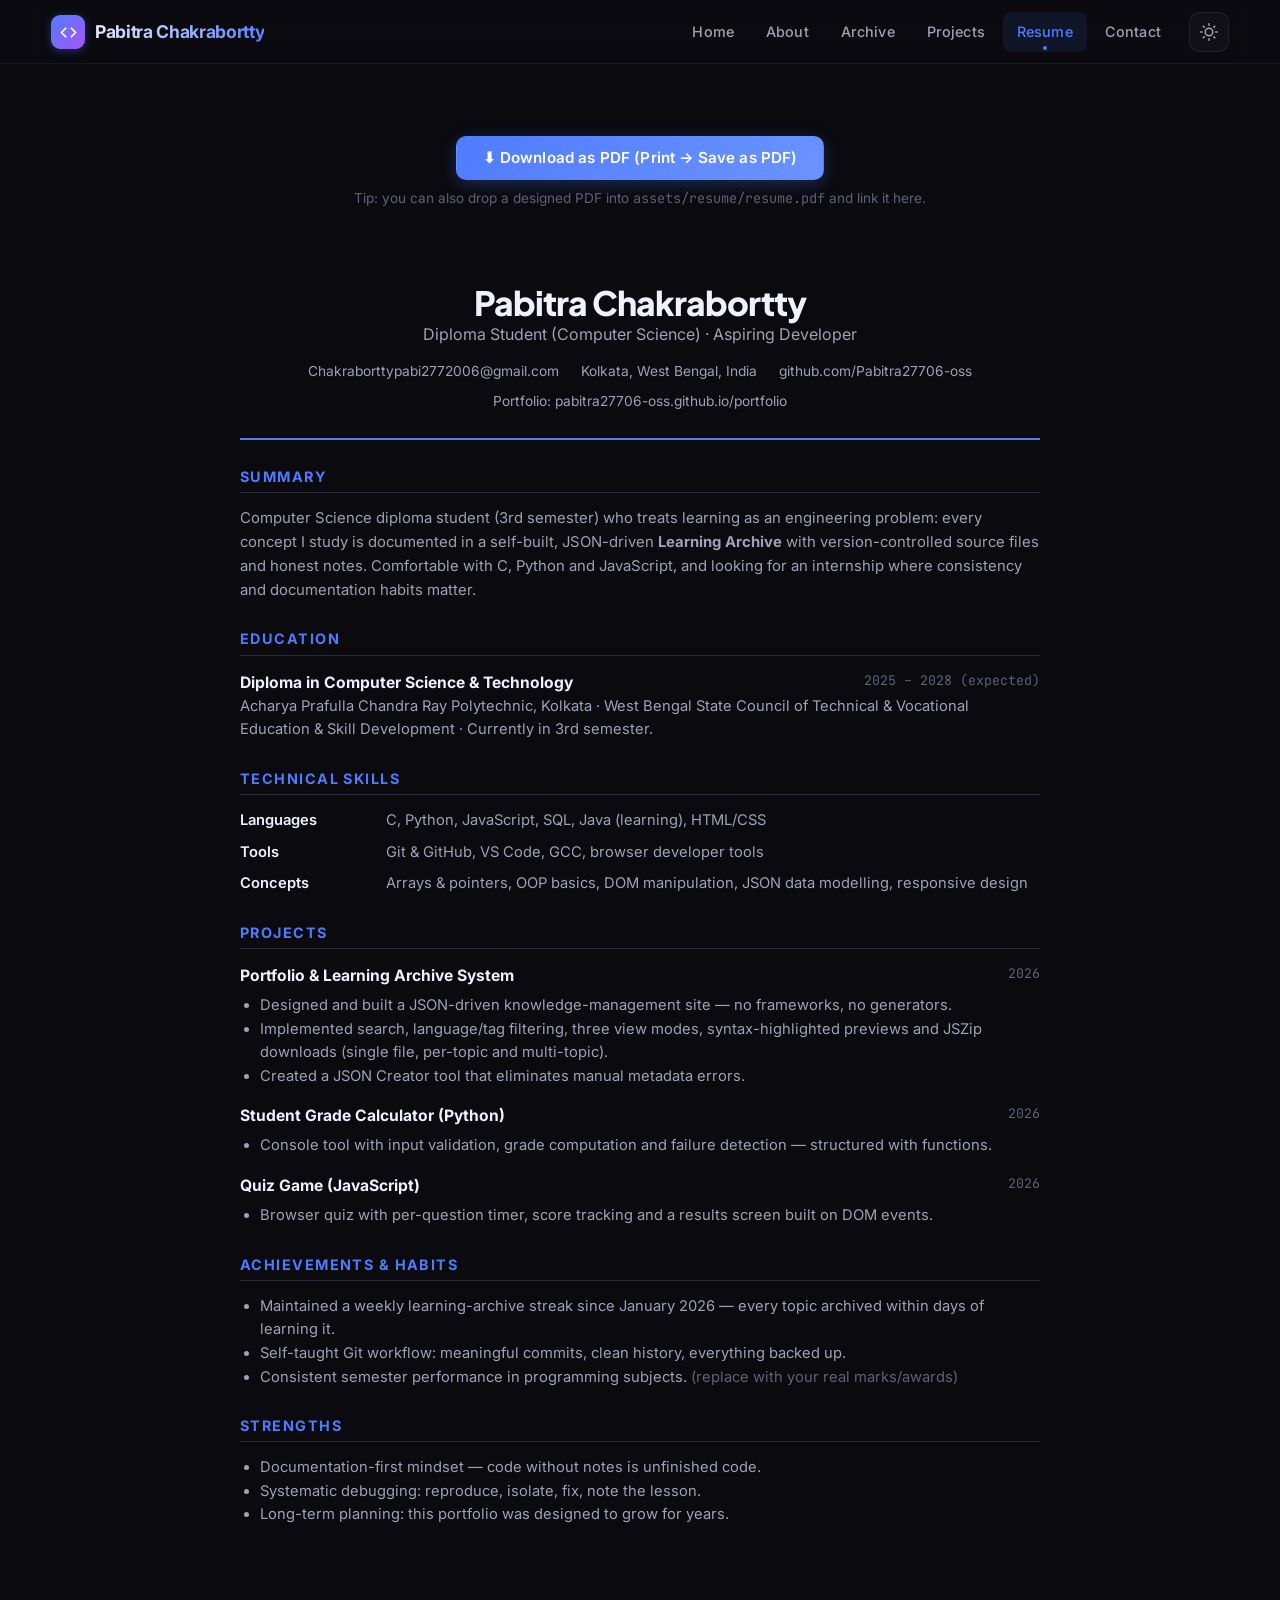
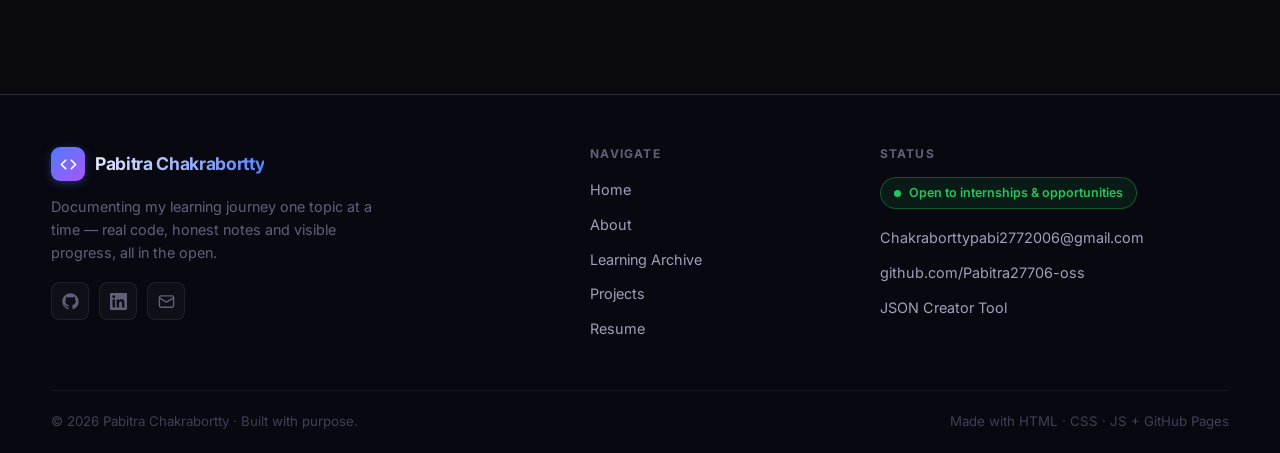
<file: website/resume.html>
<!DOCTYPE html>
<html lang="en">
<head>
  <meta charset="UTF-8">
  <meta name="viewport" content="width=device-width, initial-scale=1.0, viewport-fit=cover">
  <title>Resume — Pabitra Chakrabortty</title>
  <meta name="description" content="Web resume of Pabitra Chakrabortty — diploma computer science student, systematic learner, builder of a personal knowledge-management portfolio.">
  <link rel="icon" href="data:image/svg+xml,%3Csvg xmlns='http://www.w3.org/2000/svg' viewBox='0 0 64 64'%3E%3Crect width='64' height='64' rx='14' fill='%232563eb'/%3E%3Cpolyline points='24,20 12,32 24,44' fill='none' stroke='white' stroke-width='5' stroke-linecap='round' stroke-linejoin='round'/%3E%3Cpolyline points='40,20 52,32 40,44' fill='none' stroke='white' stroke-width='5' stroke-linecap='round' stroke-linejoin='round'/%3E%3C/svg%3E">
  <link rel="preconnect" href="https://fonts.googleapis.com">
  <link rel="preconnect" href="https://fonts.gstatic.com" crossorigin>
  <link href="https://fonts.googleapis.com/css2?family=Inter:wght@400;500;600;700;800&family=JetBrains+Mono:wght@400;600&family=Plus+Jakarta+Sans:wght@600;700;800&display=swap" rel="stylesheet">
  <link rel="stylesheet" href="css/main.css">
  <link rel="stylesheet" href="css/components.css">
  <link rel="stylesheet" href="css/responsive.css">
  <script>
    (function () {
      try {
        var t = localStorage.getItem("theme");
        if (t === "light") document.documentElement.setAttribute("data-theme", "light");
        else document.documentElement.removeAttribute("data-theme");
      } catch (e) {}
    })();
  </script>
</head>
<body>

  <header class="site-header">
    <nav class="nav container">
      <a class="brand" href="index.html">
        <span class="brand-mark"><svg viewBox="0 0 24 24" fill="none" stroke="currentColor" stroke-width="2.4" stroke-linecap="round" stroke-linejoin="round"><polyline points="8 6 2 12 8 18"/><polyline points="16 6 22 12 16 18"/></svg></span>
        <span class="brand-name">Pabitra Chakrabortty</span>
      </a>
      <button class="nav-toggle" id="navToggle" aria-label="Toggle navigation" aria-expanded="false">
        <span class="hb-line"></span><span class="hb-line"></span><span class="hb-line"></span>
      </button>
      <ul class="nav-links" id="navLinks">
        <li><a href="index.html">Home</a></li>
        <li><a href="about.html">About</a></li>
        <li><a href="archive.html">Archive</a></li>
        <li><a href="projects.html">Projects</a></li>
        <li><a href="resume.html" class="active">Resume</a></li>
        <li><a href="contact.html">Contact</a></li>
        <li><button class="theme-toggle" id="themeToggle" aria-label="Toggle dark mode"></button></li>
      </ul>
    </nav>
  </header>

  <main class="page-main">

    <section class="section no-print" style="padding-bottom:0">
      <div class="container text-center">
        <button class="btn btn-primary" onclick="window.print()">⬇ Download as PDF (Print → Save as PDF)</button>
        <p class="muted mt-1" style="font-size:0.85rem">Tip: you can also drop a designed PDF into <code>assets/resume/resume.pdf</code> and link it here.</p>
      </div>
    </section>

    <section class="section">
      <div class="container resume">

        <header class="resume-header">
          <h1>Pabitra Chakrabortty</h1>
          <p style="color:var(--text-2)">Diploma Student (Computer Science) · Aspiring Developer</p>
          <div class="resume-contact">
            <span>Chakraborttypabi2772006@gmail.com</span>
            <span>Kolkata, West Bengal, India</span>
            <span>github.com/Pabitra27706-oss</span>
            <span>Portfolio: pabitra27706-oss.github.io/portfolio</span>
          </div>
        </header>

        <h2>Summary</h2>
        <p style="color:var(--text-2);font-size:0.93rem">Computer Science diploma student (3rd semester) who treats learning as an engineering problem: every concept I study is documented in a self-built, JSON-driven <strong>Learning Archive</strong> with version-controlled source files and honest notes. Comfortable with C, Python and JavaScript, and looking for an internship where consistency and documentation habits matter.</p>

        <h2>Education</h2>
        <div class="resume-item">
          <div class="resume-item-head">
            <b>Diploma in Computer Science &amp; Technology</b>
            <span class="muted">2025 – 2028 (expected)</span>
          </div>
          <p>Acharya Prafulla Chandra Ray Polytechnic, Kolkata · West Bengal State Council of Technical &amp; Vocational Education &amp; Skill Development · Currently in 3rd semester.</p>
        </div>

        <h2>Technical skills</h2>
        <dl class="skill-groups">
          <dt>Languages</dt><dd>C, Python, JavaScript, SQL, Java (learning), HTML/CSS</dd>
          <dt>Tools</dt><dd>Git &amp; GitHub, VS Code, GCC, browser developer tools</dd>
          <dt>Concepts</dt><dd>Arrays &amp; pointers, OOP basics, DOM manipulation, JSON data modelling, responsive design</dd>
        </dl>

        <h2>Projects</h2>
        <div class="resume-item">
          <div class="resume-item-head">
            <b>Portfolio &amp; Learning Archive System</b>
            <span class="muted">2026</span>
          </div>
          <ul>
            <li>Designed and built a JSON-driven knowledge-management site — no frameworks, no generators.</li>
            <li>Implemented search, language/tag filtering, three view modes, syntax-highlighted previews and JSZip downloads (single file, per-topic and multi-topic).</li>
            <li>Created a JSON Creator tool that eliminates manual metadata errors.</li>
          </ul>
        </div>
        <div class="resume-item">
          <div class="resume-item-head">
            <b>Student Grade Calculator (Python)</b>
            <span class="muted">2026</span>
          </div>
          <ul>
            <li>Console tool with input validation, grade computation and failure detection — structured with functions.</li>
          </ul>
        </div>
        <div class="resume-item">
          <div class="resume-item-head">
            <b>Quiz Game (JavaScript)</b>
            <span class="muted">2026</span>
          </div>
          <ul>
            <li>Browser quiz with per-question timer, score tracking and a results screen built on DOM events.</li>
          </ul>
        </div>

        <h2>Achievements &amp; habits</h2>
        <div class="resume-item">
          <ul>
            <li>Maintained a weekly learning-archive streak since January 2026 — every topic archived within days of learning it.</li>
            <li>Self-taught Git workflow: meaningful commits, clean history, everything backed up.</li>
            <li>Consistent semester performance in programming subjects. <span class="muted">(replace with your real marks/awards)</span></li>
          </ul>
        </div>

        <h2>Strengths</h2>
        <div class="resume-item">
          <ul>
            <li>Documentation-first mindset — code without notes is unfinished code.</li>
            <li>Systematic debugging: reproduce, isolate, fix, note the lesson.</li>
            <li>Long-term planning: this portfolio was designed to grow for years.</li>
          </ul>
        </div>

      </div>
    </section>

  </main>

  <footer class="site-footer">
    <div class="container footer-grid">
      <div class="footer-brand">
        <a class="brand" href="index.html">
          <span class="brand-mark"><svg viewBox="0 0 24 24" fill="none" stroke="currentColor" stroke-width="2.4" stroke-linecap="round" stroke-linejoin="round"><polyline points="8 6 2 12 8 18"/><polyline points="16 6 22 12 16 18"/></svg></span>
          <span class="brand-name">Pabitra Chakrabortty</span>
        </a>
        <p>Documenting my learning journey one topic at a time — real code, honest notes and visible progress, all in the open.</p>
        <div class="footer-social">
          <a class="gh" href="https://github.com/Pabitra27706-oss" target="_blank" rel="noopener" aria-label="GitHub"><svg viewBox="0 0 24 24" fill="currentColor"><path d="M12 .5C5.65.5.5 5.65.5 12c0 5.08 3.29 9.39 7.86 10.91.58.11.79-.25.79-.56 0-.27-.01-1.17-.02-2.12-3.2.7-3.88-1.36-3.88-1.36-.52-1.33-1.28-1.68-1.28-1.68-1.04-.71.08-.7.08-.7 1.15.08 1.76 1.19 1.76 1.19 1.03 1.76 2.7 1.25 3.36.96.1-.75.4-1.25.72-1.54-2.55-.29-5.24-1.28-5.24-5.69 0-1.26.45-2.28 1.19-3.09-.12-.29-.52-1.46.11-3.05 0 0 .97-.31 3.18 1.18a11.1 11.1 0 0 1 5.78 0c2.21-1.49 3.18-1.18 3.18-1.18.63 1.59.23 2.76.11 3.05.74.81 1.19 1.83 1.19 3.09 0 4.42-2.7 5.39-5.26 5.68.41.35.78 1.05.78 2.12 0 1.53-.01 2.76-.01 3.14 0 .3.21.67.8.55A11.51 11.51 0 0 0 23.5 12C23.5 5.65 18.35.5 12 .5z"/></svg></a>
          <a class="li" href="https://www.linkedin.com/in/your-linkedin-username" target="_blank" rel="noopener" aria-label="LinkedIn"><svg viewBox="0 0 24 24" fill="currentColor"><path d="M20.45 20.45h-3.55v-5.57c0-1.33-.03-3.04-1.85-3.04-1.86 0-2.14 1.45-2.14 2.94v5.67H9.35V9h3.41v1.56h.05c.48-.9 1.64-1.85 3.37-1.85 3.6 0 4.27 2.37 4.27 5.46v6.28zM5.34 7.43a2.06 2.06 0 1 1 0-4.12 2.06 2.06 0 0 1 0 4.12zM7.12 20.45H3.56V9h3.56v11.45zM22.22 0H1.77C.79 0 0 .77 0 1.72v20.55C0 23.23.79 24 1.77 24h20.45c.98 0 1.78-.77 1.78-1.73V1.72C24 .77 23.2 0 22.22 0z"/></svg></a>
          <a class="em" href="mailto:Chakraborttypabi2772006@gmail.com" aria-label="Email"><svg viewBox="0 0 24 24" fill="none" stroke="currentColor" stroke-width="2" stroke-linecap="round" stroke-linejoin="round"><rect x="2" y="4" width="20" height="16" rx="2"/><path d="m22 7-10 6L2 7"/></svg></a>
        </div>
      </div>
      <div class="footer-col">
        <h4>Navigate</h4>
        <ul>
          <li><a href="index.html">Home</a></li>
          <li><a href="about.html">About</a></li>
          <li><a href="archive.html">Learning Archive</a></li>
          <li><a href="projects.html">Projects</a></li>
          <li><a href="resume.html">Resume</a></li>
        </ul>
      </div>
      <div class="footer-col">
        <h4>Status</h4>
        <div class="footer-status"><span class="dot"></span> Open to internships &amp; opportunities</div>
        <ul>
          <li><a href="mailto:Chakraborttypabi2772006@gmail.com">Chakraborttypabi2772006@gmail.com</a></li>
          <li><a href="https://github.com/Pabitra27706-oss" target="_blank" rel="noopener">github.com/Pabitra27706-oss</a></li>
          <li><a href="../tools/json-creator.html">JSON Creator Tool</a></li>
        </ul>
      </div>
    </div>
    <div class="container footer-bottom">
      <span>© <span id="year">2026</span> Pabitra Chakrabortty · Built with purpose.</span>
      <span>Made with HTML · CSS · JS + GitHub Pages</span>
    </div>
  </footer>

  <script src="js/site-config.js"></script>
  <script src="js/utils.js"></script>
  <script src="js/main.js"></script>
</body>
</html>
</file>
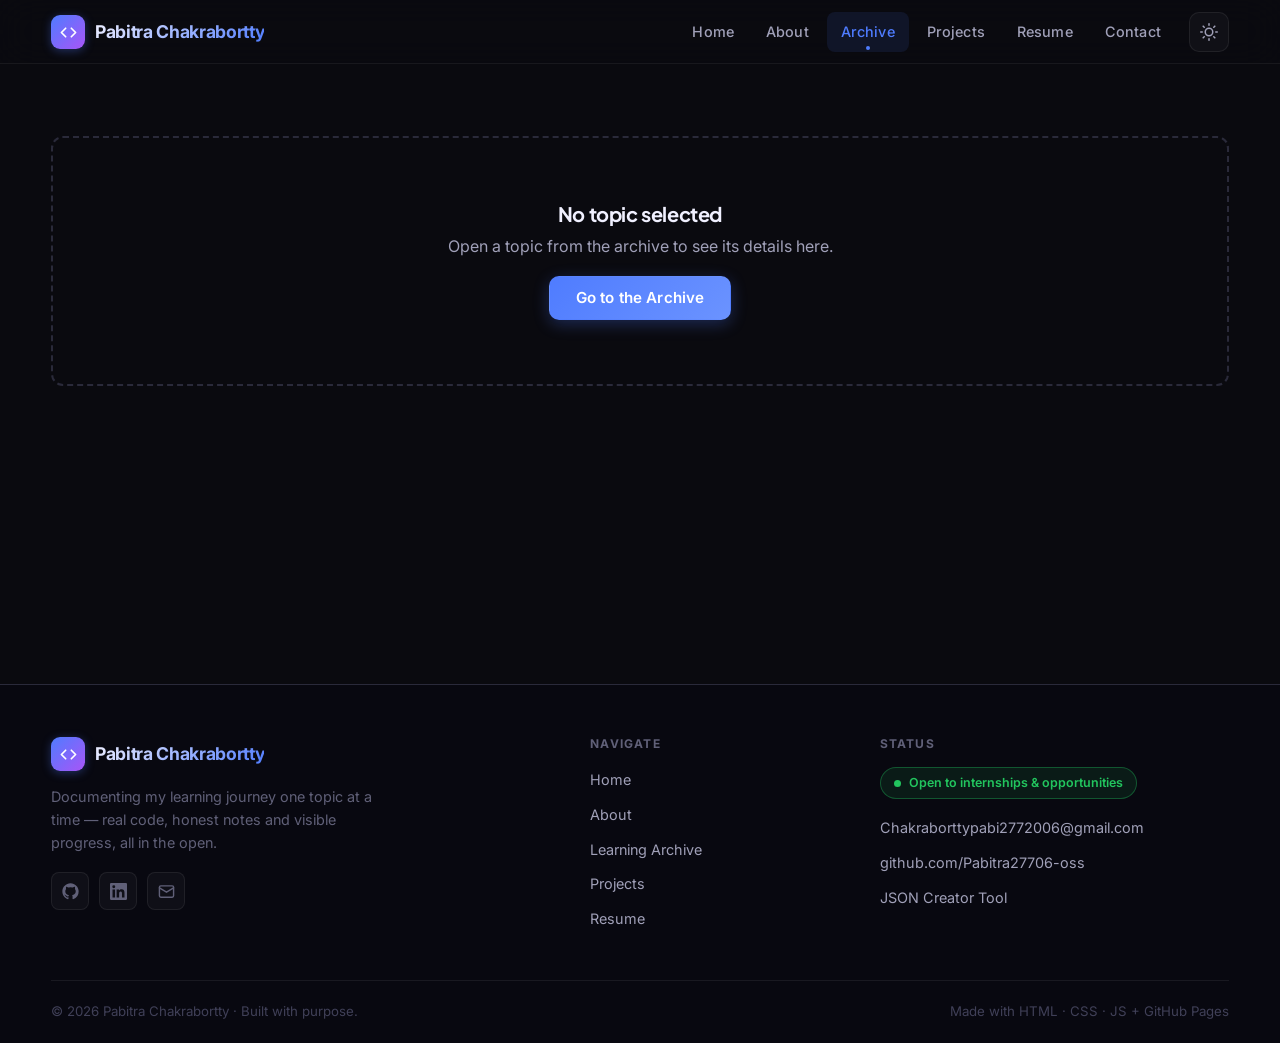
<file: website/topic.html>
<!DOCTYPE html>
<html lang="en">
<head>
  <meta charset="UTF-8">
  <meta name="viewport" content="width=device-width, initial-scale=1.0, viewport-fit=cover">
  <title>Topic — Learning Archive</title>
  <meta name="description" content="Topic detail view: description, learning notes, source files with syntax-highlighted preview, copy buttons and ZIP download.">
  <link rel="icon" href="data:image/svg+xml,%3Csvg xmlns='http://www.w3.org/2000/svg' viewBox='0 0 64 64'%3E%3Crect width='64' height='64' rx='14' fill='%232563eb'/%3E%3Cpolyline points='24,20 12,32 24,44' fill='none' stroke='white' stroke-width='5' stroke-linecap='round' stroke-linejoin='round'/%3E%3Cpolyline points='40,20 52,32 40,44' fill='none' stroke='white' stroke-width='5' stroke-linecap='round' stroke-linejoin='round'/%3E%3C/svg%3E">
  <link rel="preconnect" href="https://fonts.googleapis.com">
  <link rel="preconnect" href="https://fonts.gstatic.com" crossorigin>
  <link href="https://fonts.googleapis.com/css2?family=Inter:wght@400;500;600;700;800&family=JetBrains+Mono:wght@400;600&family=Plus+Jakarta+Sans:wght@600;700;800&display=swap" rel="stylesheet">
  <link rel="stylesheet" href="css/main.css">
  <link rel="stylesheet" href="css/components.css">
  <link rel="stylesheet" href="css/responsive.css">
  <script>
    (function () {
      try {
        var t = localStorage.getItem("theme");
        if (t === "light") document.documentElement.setAttribute("data-theme", "light");
        else document.documentElement.removeAttribute("data-theme");
      } catch (e) {}
    })();
  </script>
</head>
<body>

  <header class="site-header">
    <nav class="nav container">
      <a class="brand" href="index.html">
        <span class="brand-mark"><svg viewBox="0 0 24 24" fill="none" stroke="currentColor" stroke-width="2.4" stroke-linecap="round" stroke-linejoin="round"><polyline points="8 6 2 12 8 18"/><polyline points="16 6 22 12 16 18"/></svg></span>
        <span class="brand-name">Pabitra Chakrabortty</span>
      </a>
      <button class="nav-toggle" id="navToggle" aria-label="Toggle navigation" aria-expanded="false">
        <span class="hb-line"></span><span class="hb-line"></span><span class="hb-line"></span>
      </button>
      <ul class="nav-links" id="navLinks">
        <li><a href="index.html">Home</a></li>
        <li><a href="about.html">About</a></li>
        <li><a href="archive.html" class="active">Archive</a></li>
        <li><a href="projects.html">Projects</a></li>
        <li><a href="resume.html">Resume</a></li>
        <li><a href="contact.html">Contact</a></li>
        <li><button class="theme-toggle" id="themeToggle" aria-label="Toggle dark mode"></button></li>
      </ul>
    </nav>
  </header>

  <main class="page-main" id="topicRoot">
    <div class="loading-box section"><div class="spinner"></div><div>Loading topic…</div></div>
  </main>

  <footer class="site-footer">
    <div class="container footer-grid">
      <div class="footer-brand">
        <a class="brand" href="index.html">
          <span class="brand-mark"><svg viewBox="0 0 24 24" fill="none" stroke="currentColor" stroke-width="2.4" stroke-linecap="round" stroke-linejoin="round"><polyline points="8 6 2 12 8 18"/><polyline points="16 6 22 12 16 18"/></svg></span>
          <span class="brand-name">Pabitra Chakrabortty</span>
        </a>
        <p>Documenting my learning journey one topic at a time — real code, honest notes and visible progress, all in the open.</p>
        <div class="footer-social">
          <a class="gh" href="https://github.com/Pabitra27706-oss" target="_blank" rel="noopener" aria-label="GitHub"><svg viewBox="0 0 24 24" fill="currentColor"><path d="M12 .5C5.65.5.5 5.65.5 12c0 5.08 3.29 9.39 7.86 10.91.58.11.79-.25.79-.56 0-.27-.01-1.17-.02-2.12-3.2.7-3.88-1.36-3.88-1.36-.52-1.33-1.28-1.68-1.28-1.68-1.04-.71.08-.7.08-.7 1.15.08 1.76 1.19 1.76 1.19 1.03 1.76 2.7 1.25 3.36.96.1-.75.4-1.25.72-1.54-2.55-.29-5.24-1.28-5.24-5.69 0-1.26.45-2.28 1.19-3.09-.12-.29-.52-1.46.11-3.05 0 0 .97-.31 3.18 1.18a11.1 11.1 0 0 1 5.78 0c2.21-1.49 3.18-1.18 3.18-1.18.63 1.59.23 2.76.11 3.05.74.81 1.19 1.83 1.19 3.09 0 4.42-2.7 5.39-5.26 5.68.41.35.78 1.05.78 2.12 0 1.53-.01 2.76-.01 3.14 0 .3.21.67.8.55A11.51 11.51 0 0 0 23.5 12C23.5 5.65 18.35.5 12 .5z"/></svg></a>
          <a class="li" href="https://www.linkedin.com/in/your-linkedin-username" target="_blank" rel="noopener" aria-label="LinkedIn"><svg viewBox="0 0 24 24" fill="currentColor"><path d="M20.45 20.45h-3.55v-5.57c0-1.33-.03-3.04-1.85-3.04-1.86 0-2.14 1.45-2.14 2.94v5.67H9.35V9h3.41v1.56h.05c.48-.9 1.64-1.85 3.37-1.85 3.6 0 4.27 2.37 4.27 5.46v6.28zM5.34 7.43a2.06 2.06 0 1 1 0-4.12 2.06 2.06 0 0 1 0 4.12zM7.12 20.45H3.56V9h3.56v11.45zM22.22 0H1.77C.79 0 0 .77 0 1.72v20.55C0 23.23.79 24 1.77 24h20.45c.98 0 1.78-.77 1.78-1.73V1.72C24 .77 23.2 0 22.22 0z"/></svg></a>
          <a class="em" href="mailto:Chakraborttypabi2772006@gmail.com" aria-label="Email"><svg viewBox="0 0 24 24" fill="none" stroke="currentColor" stroke-width="2" stroke-linecap="round" stroke-linejoin="round"><rect x="2" y="4" width="20" height="16" rx="2"/><path d="m22 7-10 6L2 7"/></svg></a>
        </div>
      </div>
      <div class="footer-col">
        <h4>Navigate</h4>
        <ul>
          <li><a href="index.html">Home</a></li>
          <li><a href="about.html">About</a></li>
          <li><a href="archive.html">Learning Archive</a></li>
          <li><a href="projects.html">Projects</a></li>
          <li><a href="resume.html">Resume</a></li>
        </ul>
      </div>
      <div class="footer-col">
        <h4>Status</h4>
        <div class="footer-status"><span class="dot"></span> Open to internships &amp; opportunities</div>
        <ul>
          <li><a href="mailto:Chakraborttypabi2772006@gmail.com">Chakraborttypabi2772006@gmail.com</a></li>
          <li><a href="https://github.com/Pabitra27706-oss" target="_blank" rel="noopener">github.com/Pabitra27706-oss</a></li>
          <li><a href="../tools/json-creator.html">JSON Creator Tool</a></li>
        </ul>
      </div>
    </div>
    <div class="container footer-bottom">
      <span>© <span id="year">2026</span> Pabitra Chakrabortty · Built with purpose.</span>
      <span>Made with HTML · CSS · JS + GitHub Pages</span>
    </div>
  </footer>

  <script src="js/vendor/jszip.min.js"></script>
  <script src="js/vendor/highlight.min.js"></script>
  <script src="js/site-config.js"></script>
  <script src="js/utils.js"></script>
  <script src="js/download.js"></script>
  <script src="js/main.js"></script>
  <script src="js/topic.js"></script>
</body>
</html>
</file>
<file: website/css/main.css>
/* ============================================================
   main.css — design tokens (DARK-FIRST), base styles, layout,
   header, hero, footer
   Visual system: "Premium dev tool, not student project"
   ============================================================ */

/* ---------- Design tokens ---------- */
:root {
  /* background layers */
  --bg: #0a0a0f;
  --surface-1: #111118;
  --surface-2: #1a1a24;
  --surface-3: #222230;
  --border: #2a2a3a;

  /* overlays */
  --ov-1: rgba(255,255,255,0.03);
  --ov-2: rgba(255,255,255,0.05);
  --ov-3: rgba(255,255,255,0.08);
  --ov-border: rgba(255,255,255,0.07);
  --grid-line: rgba(255,255,255,0.035);
  --ripple: rgba(255,255,255,0.28);

  /* text */
  --text: #f0f0ff;
  --text-2: #a0a0b8;
  --text-3: #606078;
  --text-4: #404058;
  --placeholder: #505068;

  /* accents — one job per color */
  --primary: #4f7cff;          /* action */
  --primary-hover: #6b93ff;
  --primary-active: #3d64e8;
  --primary-tint: rgba(79,124,255,0.10);
  --primary-border: rgba(79,124,255,0.40);
  --green: #22c55e;            /* positive */
  --green-tint: rgba(34,197,94,0.10);
  --green-border: rgba(34,197,94,0.35);
  --orange: #f59e0b;           /* information */
  --orange-tint: rgba(245,158,11,0.12);
  --red: #ef4444;              /* errors */
  --red-tint: rgba(239,68,68,0.10);
  --purple: #a855f7;           /* special */
  --purple-tint: rgba(168,85,247,0.12);

  /* language accents */
  --lang-c: #60aeff;
  --lang-python: #ffd343;
  --lang-js: #fde047;
  --lang-java: #fb923c;
  --lang-sql: #a78bfa;
  --lang-html: #ff7a59;

  /* chrome */
  --nav-bg: rgba(10,10,15,0.80);
  --nav-bg-solid: rgba(10,10,15,0.95);
  --footer-bg: #080810;
  --code-bg: #0d0d12;
  --code-header: #161620;
  --toast-bg: #1a1a24;

  /* shadows */
  --shadow-sm: 0 2px 8px rgba(0,0,0,0.30), 0 1px 3px rgba(0,0,0,0.20);
  --shadow-md: 0 4px 16px rgba(0,0,0,0.35), 0 2px 6px rgba(0,0,0,0.25);
  --shadow-lg: 0 8px 32px rgba(0,0,0,0.40), 0 4px 12px rgba(0,0,0,0.30);
  --shadow-xl: 0 16px 48px rgba(0,0,0,0.50), 0 8px 24px rgba(0,0,0,0.35);
  --glow-blue: 0 0 20px rgba(79,124,255,0.25);

  /* type & metrics */
  --font-sans: 'Inter', -apple-system, BlinkMacSystemFont, 'Segoe UI', Roboto, sans-serif;
  --font-display: 'Plus Jakarta Sans', 'Inter', sans-serif;
  --font-mono: 'JetBrains Mono', 'Fira Code', 'Cascadia Code', Consolas, monospace;
  --header-h: 64px;

  /* radius (spec) */
  --radius-sm: 4px;
  --radius: 8px;
  --radius-md: 10px;
  --radius-lg: 12px;
  --radius-xl: 16px;

  /* motion */
  --ease: cubic-bezier(0.4, 0, 0.2, 1);
  --ease-out: cubic-bezier(0, 0, 0.2, 1);
  --ease-in: cubic-bezier(0.4, 0, 1, 1);
  --ease-bounce: cubic-bezier(0.34, 1.56, 0.64, 1);

  color-scheme: dark;
}

/* ---------- Light mode (toggle option) ---------- */
[data-theme="light"] {
  --bg: #f8f9ff;
  --surface-1: #ffffff;
  --surface-2: #f0f2ff;
  --surface-3: #e8eaff;
  --border: #d0d4e8;
  --ov-1: rgba(15,20,60,0.03);
  --ov-2: rgba(15,20,60,0.05);
  --ov-3: rgba(15,20,60,0.08);
  --ov-border: rgba(15,20,60,0.10);
  --grid-line: rgba(15,20,60,0.055);
  --ripple: rgba(20,30,90,0.12);
  --text: #0a0a1a;
  --text-2: #404060;
  --text-3: #808098;
  --text-4: #a0a0b8;
  --placeholder: #a0a0b8;
  --nav-bg: rgba(248,249,255,0.82);
  --nav-bg-solid: rgba(248,249,255,0.96);
  --footer-bg: #eef0fb;
  --toast-bg: #ffffff;
  --shadow-sm: 0 2px 8px rgba(30,40,100,0.08), 0 1px 3px rgba(30,40,100,0.05);
  --shadow-md: 0 4px 16px rgba(30,40,100,0.10), 0 2px 6px rgba(30,40,100,0.06);
  --shadow-lg: 0 8px 32px rgba(30,40,100,0.14), 0 4px 12px rgba(30,40,100,0.08);
  --shadow-xl: 0 16px 48px rgba(30,40,100,0.18), 0 8px 24px rgba(30,40,100,0.10);
  color-scheme: light;
}

/* ---------- Reset & base ---------- */
*, *::before, *::after { box-sizing: border-box; margin: 0; padding: 0; }
* { -webkit-tap-highlight-color: transparent; }

html {
  scroll-behavior: smooth;
  scroll-padding-top: calc(var(--header-h) + 16px);
}

body {
  font-family: var(--font-sans);
  background: var(--bg);
  color: var(--text);
  line-height: 1.6;
  font-size: 16px;
  -webkit-font-smoothing: antialiased;
  overflow-x: hidden;
}

/* smooth theme switching */
body, .site-header, .site-footer, .topic-card, .side-card, .stat-card, .filter-bar, .list-row, .file-row {
  transition: background-color 0.4s var(--ease), border-color 0.4s var(--ease), color 0.4s var(--ease);
}

img { max-width: 100%; display: block; }
a { color: var(--primary); text-decoration: none; transition: color 0.2s var(--ease); }
a:hover { color: var(--primary-hover); }
button, a, .chip, .tag, input, select, textarea { touch-action: manipulation; }

h1, h2, h3, h4 {
  font-family: var(--font-display);
  line-height: 1.2;
  font-weight: 700;
  letter-spacing: -0.02em;
}
h1 { font-size: clamp(2.2rem, 6vw, 3.4rem); font-weight: 800; letter-spacing: -0.03em; }
h2 { font-size: clamp(1.5rem, 3vw, 2rem); }
h3 { font-size: 1.25rem; }

code, pre, kbd { font-family: var(--font-mono); }
::selection { background: var(--primary); color: #fff; }
:focus-visible { outline: 2px solid var(--primary); outline-offset: 2px; border-radius: var(--radius-sm); }

/* page entrance */
main.page-main { animation: pageIn 0.45s var(--ease-out); }
@keyframes pageIn { from { opacity: 0; transform: translateY(8px); } }

/* ---------- Layout ---------- */
.container { width: min(1200px, 92%); margin-inline: auto; }
.section { padding: 72px 0; }
.section-tight { padding: 40px 0; }

.section-head { margin-bottom: 36px; }
.section-eyebrow {
  display: inline-block;
  font-size: 0.75rem;
  font-weight: 700;
  letter-spacing: 0.1em;
  text-transform: uppercase;
  color: var(--primary);
  margin-bottom: 10px;
}
.section-sub { color: var(--text-2); max-width: 640px; margin-top: 10px; font-size: 0.98rem; }

.page-hero {
  padding: 72px 0 44px;
  border-bottom: 1px solid var(--border);
  background:
    radial-gradient(600px circle at 85% -30%, rgba(79,124,255,0.10), transparent 70%),
    var(--bg);
}
.page-hero h1 { margin-bottom: 12px; }
.page-hero p { color: var(--text-2); max-width: 680px; }
.breadcrumb { font-size: 0.8rem; color: var(--text-3); margin-bottom: 14px; font-family: var(--font-mono); }
.breadcrumb a { color: var(--text-3); }
.breadcrumb a:hover { color: var(--primary); }

main.page-main { min-height: 60vh; }

/* ---------- Header / glassmorphism nav ---------- */
.site-header {
  position: fixed;
  top: 0; left: 0; right: 0;
  z-index: 1000;
  height: var(--header-h);
  background: var(--nav-bg);
  backdrop-filter: blur(20px) saturate(180%);
  -webkit-backdrop-filter: blur(20px) saturate(180%);
  border-bottom: 1px solid rgba(255,255,255,0.06);
  transition: background 0.3s var(--ease), box-shadow 0.3s var(--ease), border-color 0.3s var(--ease);
}
[data-theme="light"] .site-header { border-bottom-color: rgba(15,20,60,0.07); }
.site-header.scrolled {
  background: var(--nav-bg-solid);
  border-bottom-color: rgba(255,255,255,0.10);
  box-shadow: 0 4px 24px rgba(0,0,0,0.40);
}
[data-theme="light"] .site-header.scrolled { border-bottom-color: rgba(15,20,60,0.10); box-shadow: var(--shadow-md); }
body { padding-top: var(--header-h); }

.nav { display: flex; align-items: center; justify-content: space-between; height: var(--header-h); }

.brand { display: flex; align-items: center; gap: 10px; font-weight: 700; font-size: 1.05rem; }
.brand:hover .brand-name { color: transparent; }
.brand-mark {
  display: grid; place-items: center;
  width: 34px; height: 34px;
  border-radius: 9px;
  background: linear-gradient(135deg, var(--primary), var(--purple));
  color: #fff;
  flex: none;
  box-shadow: 0 2px 10px rgba(79,124,255,0.35);
}
.brand-mark svg { width: 17px; height: 17px; }
.brand-name {
  font-size: 1.1rem;
  font-weight: 700;
  letter-spacing: -0.02em;
  background: linear-gradient(135deg, var(--text), var(--primary));
  -webkit-background-clip: text;
  background-clip: text;
  color: transparent;
  transition: none;
}
[data-theme="light"] .brand-name { background: linear-gradient(135deg, #0a0a1a, var(--primary)); -webkit-background-clip: text; background-clip: text; }

.nav-links { display: flex; align-items: center; gap: 4px; list-style: none; }
.nav-links > li > a {
  position: relative;
  display: block;
  padding: 8px 14px;
  border-radius: var(--radius);
  color: var(--text-2);
  font-weight: 500;
  font-size: 0.9rem;
  letter-spacing: 0.01em;
  transition: color 0.2s var(--ease), background 0.2s var(--ease);
}
.nav-links > li > a:hover { color: var(--text); background: var(--ov-2); }
.nav-links > li > a.active { color: var(--primary); background: var(--primary-tint); }
.nav-links > li > a.active::after {
  content: "";
  position: absolute;
  left: 50%; bottom: 2px;
  transform: translateX(-50%);
  width: 4px; height: 4px;
  border-radius: 50%;
  background: var(--primary);
}

.theme-toggle {
  display: grid; place-items: center;
  width: 40px; height: 40px;
  border: 1px solid var(--ov-border);
  border-radius: var(--radius-md);
  background: var(--ov-1);
  color: var(--text-2);
  cursor: pointer;
  transition: color 0.2s var(--ease), background 0.2s var(--ease), border-color 0.2s var(--ease);
  margin-left: 10px;
}
.theme-toggle:hover { color: var(--primary); border-color: var(--primary-border); background: var(--primary-tint); }
.theme-toggle svg { width: 18px; height: 18px; transition: transform 0.4s var(--ease-bounce); }
.theme-toggle:active svg { transform: rotate(180deg) scale(0.85); }

/* animated hamburger */
.nav-toggle {
  display: none;
  position: relative;
  width: 42px; height: 42px;
  border: 1px solid var(--ov-border);
  border-radius: var(--radius-md);
  background: var(--ov-1);
  cursor: pointer;
}
.nav-toggle .hb-line {
  position: absolute;
  left: 11px; right: 11px;
  height: 2px;
  border-radius: 2px;
  background: var(--text-2);
  transition: transform 0.3s var(--ease-bounce), opacity 0.2s var(--ease), top 0.3s var(--ease-bounce), background 0.2s;
}
.nav-toggle .hb-line:nth-child(1) { top: 14px; }
.nav-toggle .hb-line:nth-child(2) { top: 20px; }
.nav-toggle .hb-line:nth-child(3) { top: 26px; }
.nav-toggle:hover .hb-line { background: var(--text); }
.nav-toggle.open .hb-line:nth-child(1) { top: 20px; transform: rotate(45deg); }
.nav-toggle.open .hb-line:nth-child(2) { opacity: 0; transform: scaleX(0.2); }
.nav-toggle.open .hb-line:nth-child(3) { top: 20px; transform: rotate(-45deg); }

/* ---------- Scroll progress ---------- */
#scrollProgress {
  position: fixed;
  top: 0; left: 0;
  height: 2px;
  width: 0;
  background: linear-gradient(90deg, var(--primary), var(--purple));
  z-index: 1100;
  pointer-events: none;
}

/* ---------- Hero ---------- */
.hero {
  position: relative;
  min-height: calc(100vh - var(--header-h));
  display: flex;
  align-items: center;
  padding: 96px 0;
  overflow: hidden;
  background:
    radial-gradient(600px circle at 20% 30%, rgba(79,124,255,0.12), transparent 70%),
    radial-gradient(500px circle at 80% 70%, rgba(168,85,247,0.08), transparent 70%),
    radial-gradient(400px circle at 50% 50%, rgba(34,197,94,0.04), transparent 70%),
    var(--bg);
}
/* subtle tech grid overlay */
.hero::before {
  content: "";
  position: absolute; inset: 0;
  background-image:
    linear-gradient(var(--grid-line) 1px, transparent 1px),
    linear-gradient(90deg, var(--grid-line) 1px, transparent 1px);
  background-size: 40px 40px;
  mask-image: radial-gradient(70% 70% at 50% 40%, #000 30%, transparent 100%);
  -webkit-mask-image: radial-gradient(70% 70% at 50% 40%, #000 30%, transparent 100%);
  pointer-events: none;
}
.hero-inner { position: relative; max-width: 820px; }

/* floating decorative glyphs */
.hero-float {
  position: absolute;
  font-family: var(--font-mono);
  font-weight: 600;
  pointer-events: none;
  user-select: none;
  animation: floatUpDown 4.5s ease-in-out infinite;
}
.hf-1 { right: 9%; top: 22%; font-size: 5rem; color: rgba(79,124,255,0.07); }
.hf-2 { left: 6%; bottom: 24%; font-size: 4rem; color: rgba(168,85,247,0.06); animation-duration: 5.5s; animation-delay: 1s; }
@keyframes floatUpDown {
  0%, 100% { transform: translateY(0); }
  50% { transform: translateY(-10px); }
}

.status-badge {
  display: inline-flex; align-items: center; gap: 9px;
  padding: 6px 16px;
  border-radius: 9999px;
  background: var(--green-tint);
  border: 1px solid var(--green-border);
  color: var(--green);
  font-size: 0.78rem;
  font-weight: 600;
  letter-spacing: 0.06em;
  text-transform: uppercase;
  margin-bottom: 26px;
}
.status-badge .dot {
  width: 8px; height: 8px; border-radius: 50%;
  background: var(--green);
  animation: pulse 2s var(--ease) infinite;
}
@keyframes pulse { 0%, 100% { opacity: 1; box-shadow: 0 0 0 0 rgba(34,197,94,0.4); } 50% { opacity: 0.6; box-shadow: 0 0 0 5px rgba(34,197,94,0); } }

.hero h1 { margin-bottom: 16px; }
.gradient-text {
  background: linear-gradient(135deg, var(--primary), var(--purple));
  -webkit-background-clip: text;
  background-clip: text;
  color: transparent;
}

.hero-tagline {
  font-size: clamp(1.15rem, 3vw, 1.6rem);
  color: var(--text-2);
  font-weight: 400;
  min-height: 1.6em;
  margin-bottom: 18px;
}
.tw-cursor {
  color: var(--primary);
  font-weight: 300;
  animation: blink 1s step-end infinite;
  margin-left: 2px;
}
@keyframes blink { 0%, 100% { opacity: 1; } 50% { opacity: 0; } }

.hero-desc { color: var(--text-2); max-width: 600px; line-height: 1.7; margin-bottom: 40px; font-size: 1.02rem; }
.hero-cta { display: flex; flex-wrap: wrap; gap: 16px; }

/* staged hero entrance */
.anim { animation: fadeInUp 0.6s var(--ease-out) backwards; animation-delay: var(--d, 0ms); }
@keyframes fadeInUp { from { opacity: 0; transform: translateY(20px); } to { opacity: 1; transform: none; } }
@keyframes fadeInDown { from { opacity: 0; transform: translateY(-20px); } to { opacity: 1; transform: none; } }

/* scroll indicator */
.scroll-indicator {
  position: absolute;
  bottom: 34px; left: 50%;
  transform: translateX(-50%);
  display: flex; flex-direction: column; align-items: center; gap: 8px;
  color: var(--text-3);
  font-size: 0.72rem;
  letter-spacing: 0.12em;
  text-transform: uppercase;
  animation: fadeIn 0.6s var(--ease-out) backwards;
  animation-delay: var(--d, 1800ms);
  transition: opacity 0.3s var(--ease);
}
.scroll-indicator.hidden-scroll { opacity: 0; }
@keyframes fadeIn { from { opacity: 0; } }
.mouse {
  width: 24px; height: 38px;
  border: 2px solid var(--text-3);
  border-radius: 12px;
  display: flex; justify-content: center;
  padding-top: 7px;
}
.mouse span {
  width: 3px; height: 7px;
  border-radius: 2px;
  background: var(--primary);
  animation: mouseDot 1.6s var(--ease) infinite;
}
@keyframes mouseDot { 0% { transform: translateY(0); opacity: 1; } 70% { transform: translateY(10px); opacity: 0; } 100% { opacity: 0; } }

/* ---------- Footer ---------- */
.site-footer {
  margin-top: 80px;
  background: var(--footer-bg);
  border-top: 1px solid var(--border);
}
.footer-grid {
  display: grid;
  grid-template-columns: 2fr 1fr 1.4fr;
  gap: 40px;
  padding: 52px 0 40px;
}
.footer-brand p { color: var(--text-3); font-size: 0.9rem; margin-top: 14px; max-width: 340px; line-height: 1.6; }
.footer-social { display: flex; gap: 10px; margin-top: 18px; }
.footer-social a {
  display: grid; place-items: center;
  width: 38px; height: 38px;
  border: 1px solid var(--ov-border);
  border-radius: var(--radius);
  color: var(--text-3);
  background: var(--ov-1);
  transition: all 0.2s var(--ease);
}
.footer-social svg { width: 17px; height: 17px; }
.footer-social a:hover { color: #fff; transform: translateY(-2px); }
.footer-social a.gh:hover { background: #333; border-color: #333; }
.footer-social a.li:hover { background: #0077b5; border-color: #0077b5; }
.footer-social a.em:hover { background: var(--primary); border-color: var(--primary); }

.footer-col h4 {
  font-family: var(--font-sans);
  font-size: 0.75rem; text-transform: uppercase; letter-spacing: 0.1em;
  color: var(--text-3); margin-bottom: 16px; font-weight: 700;
}
.footer-col ul { list-style: none; }
.footer-col li { margin-bottom: 9px; }
.footer-col a { color: var(--text-2); font-size: 0.9rem; }
.footer-col a:hover { color: var(--primary); }

.footer-status {
  display: inline-flex; align-items: center; gap: 8px;
  padding: 5px 13px;
  border-radius: 9999px;
  background: var(--green-tint);
  border: 1px solid var(--green-border);
  color: var(--green);
  font-size: 0.78rem;
  font-weight: 600;
  margin-bottom: 16px;
}
.footer-status .dot { width: 7px; height: 7px; border-radius: 50%; background: var(--green); animation: pulse 2s infinite; }

.footer-bottom {
  border-top: 1px solid var(--ov-border);
  padding: 20px 0;
  display: flex; flex-wrap: wrap; gap: 8px;
  justify-content: space-between;
  color: var(--text-4);
  font-size: 0.83rem;
}

/* ---------- CTA band ---------- */
.cta-band {
  position: relative;
  overflow: hidden;
  background: linear-gradient(120deg, rgba(79,124,255,0.14), rgba(168,85,247,0.14)), var(--surface-1);
  border: 1px solid var(--primary-border);
  color: var(--text);
  border-radius: var(--radius-xl);
  padding: 48px;
  display: flex; flex-wrap: wrap; gap: 24px;
  align-items: center; justify-content: space-between;
}
.cta-band::before {
  content: "";
  position: absolute; inset: 0;
  background: radial-gradient(500px circle at 15% 0%, rgba(79,124,255,0.15), transparent 60%);
  pointer-events: none;
}
.cta-band h2 { margin-bottom: 8px; }
.cta-band p { color: var(--text-2); max-width: 480px; }

/* ---------- Prose (about / resume) ---------- */
.prose p { color: var(--text-2); margin-bottom: 14px; line-height: 1.7; }
.prose h2 { margin: 40px 0 16px; }
.prose h2:first-child { margin-top: 0; }
.prose ul { margin: 0 0 14px 22px; color: var(--text-2); }
.prose li { margin-bottom: 7px; }
.prose strong { color: var(--text); }

/* ---------- Scroll reveal ---------- */
.js .reveal { opacity: 0; transform: translateY(18px); transition: opacity 0.55s var(--ease-out), transform 0.55s var(--ease-out); }
.js .reveal.reveal-visible { opacity: 1; transform: none; }

/* ---------- Utility ---------- */
.muted { color: var(--text-3); }
.mono { font-family: var(--font-mono); }
.text-center { text-align: center; }
.mt-1 { margin-top: 8px; } .mt-2 { margin-top: 16px; } .mt-3 { margin-top: 24px; }
.mb-1 { margin-bottom: 8px; } .mb-2 { margin-bottom: 16px; } .mb-3 { margin-bottom: 24px; }
.hidden { display: none !important; }
</file>
<file: website/css/components.css>
/* ============================================================
   components.css — buttons, badges, cards, archive UI, code
   viewer, forms, toasts, skeletons, projects, resume
   ============================================================ */

/* ---------- Language context (per-language glow & color) ---------- */
.lg-c          { --lang-color: var(--lang-c);      --lang-glow: rgba(0,89,156,0.16); }
.lg-python     { --lang-color: var(--lang-python); --lang-glow: rgba(55,118,171,0.16); }
.lg-javascript { --lang-color: var(--lang-js);     --lang-glow: rgba(247,223,30,0.08); }
.lg-java       { --lang-color: var(--lang-java);   --lang-glow: rgba(237,139,0,0.13); }
.lg-sql        { --lang-color: var(--lang-sql);    --lang-glow: rgba(51,103,145,0.20); }
.lg-html       { --lang-color: var(--lang-html);   --lang-glow: rgba(227,79,38,0.13); }
.lg-other      { --lang-color: #9ca3af;            --lang-glow: rgba(107,114,128,0.13); }

/* ---------- Buttons ---------- */
.btn {
  position: relative;
  overflow: hidden;
  display: inline-flex; align-items: center; justify-content: center; gap: 8px;
  padding: 12px 26px;
  border-radius: var(--radius-md);
  border: 1px solid transparent;
  font-family: var(--font-sans);
  font-size: 0.95rem;
  font-weight: 600;
  letter-spacing: 0.01em;
  cursor: pointer;
  text-decoration: none;
  line-height: 1.2;
  transition: transform 0.2s var(--ease), box-shadow 0.2s var(--ease),
              background 0.2s var(--ease), color 0.2s var(--ease), border-color 0.2s var(--ease);
}
.btn svg { width: 16px; height: 16px; flex: none; }
.btn:disabled { opacity: 0.5; cursor: not-allowed; transform: none !important; }

/* ripple (JS-appended) */
.ripple {
  position: absolute;
  border-radius: 50%;
  background: var(--ripple);
  transform: scale(0);
  animation: ripple 0.6s var(--ease-out) forwards;
  pointer-events: none;
}
@keyframes ripple { to { transform: scale(1); opacity: 0; } }

.btn-primary {
  background: linear-gradient(135deg, var(--primary), var(--primary-hover));
  color: #fff;
  box-shadow: 0 4px 16px rgba(79,124,255,0.30), 0 1px 4px rgba(0,0,0,0.20);
}
.btn-primary::after {
  content: "";
  position: absolute; inset: 0;
  background: linear-gradient(105deg, transparent 40%, rgba(255,255,255,0.18) 50%, transparent 60%);
  transform: translateX(-120%);
  pointer-events: none;
}
.btn-primary:hover:not(:disabled) {
  color: #fff;
  transform: translateY(-2px);
  box-shadow: 0 8px 24px rgba(79,124,255,0.40), 0 2px 8px rgba(0,0,0,0.30);
}
.btn-primary:hover:not(:disabled)::after { animation: sheen 0.7s var(--ease); }
@keyframes sheen { to { transform: translateX(120%); } }
.btn-primary:active:not(:disabled) { transform: translateY(0) scale(0.98); box-shadow: 0 2px 8px rgba(79,124,255,0.25); }

.btn-secondary {
  background: transparent;
  color: var(--primary);
  border: 1.5px solid rgba(79,124,255,0.5);
}
.btn-secondary:hover:not(:disabled) {
  color: var(--primary-hover);
  background: var(--primary-tint);
  border-color: var(--primary);
  transform: translateY(-2px);
}
.btn-secondary:active:not(:disabled) { transform: translateY(0) scale(0.98); }

.btn-ghost { background: transparent; color: var(--text-2); border: 1px solid transparent; }
.btn-ghost:hover:not(:disabled) { color: var(--text); background: var(--ov-2); border-color: var(--ov-border); }

.btn-download {
  background: var(--green-tint);
  border: 1px solid var(--green-border);
  color: var(--green);
  font-size: 0.88rem;
}
.btn-download svg { transition: transform 0.2s var(--ease-bounce); }
.btn-download:hover:not(:disabled) {
  color: var(--green);
  background: rgba(34,197,94,0.16);
  border-color: rgba(34,197,94,0.5);
  box-shadow: 0 4px 16px rgba(34,197,94,0.15);
  transform: translateY(-1px);
}
.btn-download:hover:not(:disabled) svg { transform: translateY(2px); }

.btn-light { background: #fff; color: var(--primary-active); }
.btn-light:hover:not(:disabled) { background: #eef2ff; color: var(--primary-active); transform: translateY(-2px); }
.btn-outline-light { background: transparent; color: #fff; border-color: rgba(255,255,255,0.5); }
.btn-outline-light:hover:not(:disabled) { background: rgba(255,255,255,0.10); color: #fff; }

.btn-sm { padding: 8px 14px; font-size: 0.85rem; border-radius: var(--radius); }
.btn-lg { padding: 14px 30px; font-size: 1.02rem; }

/* icon button */
.btn-icon {
  display: inline-flex; align-items: center; justify-content: center;
  width: 36px; height: 36px;
  border-radius: var(--radius);
  background: var(--ov-1);
  border: 1px solid var(--ov-border);
  color: var(--text-3);
  cursor: pointer;
  transition: all 0.2s var(--ease);
}
.btn-icon svg { width: 16px; height: 16px; }
.btn-icon:hover { background: var(--primary-tint); border-color: var(--primary-border); color: var(--primary); transform: translateY(-1px); }
.btn-icon:active { transform: scale(0.92); }

/* ---------- Badges ---------- */
.badge {
  display: inline-flex; align-items: center; gap: 5px;
  padding: 3px 10px;
  border-radius: 9999px;
  border: 1px solid transparent;
  font-size: 0.7rem;
  font-weight: 700;
  letter-spacing: 0.08em;
  text-transform: uppercase;
  white-space: nowrap;
}
.badge-c          { color: #60aeff; background: rgba(0,89,156,0.20);  border-color: rgba(0,89,156,0.40); }
.badge-python     { color: #ffd343; background: rgba(55,118,171,0.20); border-color: rgba(55,118,171,0.40); }
.badge-javascript { color: #fde047; background: rgba(247,223,30,0.10); border-color: rgba(247,223,30,0.30); }
.badge-java       { color: #fb923c; background: rgba(237,139,0,0.13);  border-color: rgba(237,139,0,0.32); }
.badge-sql        { color: #a78bfa; background: rgba(51,103,145,0.22); border-color: rgba(51,103,145,0.42); }
.badge-htmlcss    { color: #ff7a59; background: rgba(227,79,38,0.13);  border-color: rgba(227,79,38,0.34); }
.badge-other      { color: #9ca3af; background: rgba(107,114,128,0.13); border-color: rgba(107,114,128,0.30); }

[data-theme="light"] .badge-c          { color: #00599c; background: rgba(0,89,156,0.08);  border-color: rgba(0,89,156,0.28); }
[data-theme="light"] .badge-python     { color: #8a6d00; background: rgba(255,211,67,0.16); border-color: rgba(176,141,0,0.30); }
[data-theme="light"] .badge-javascript { color: #8a7a00; background: rgba(247,223,30,0.14); border-color: rgba(160,140,0,0.28); }
[data-theme="light"] .badge-java       { color: #b45309; background: rgba(237,139,0,0.10);  border-color: rgba(237,139,0,0.30); }
[data-theme="light"] .badge-sql        { color: #5b21b6; background: rgba(51,103,145,0.10); border-color: rgba(51,103,145,0.30); }
[data-theme="light"] .badge-htmlcss    { color: #c2410c; background: rgba(227,79,38,0.09);  border-color: rgba(227,79,38,0.30); }
[data-theme="light"] .badge-other      { color: #4b5563; background: rgba(107,114,128,0.10); border-color: rgba(107,114,128,0.28); }

.badge-diff-beginner     { color: var(--green);  background: var(--green-tint);  border-color: var(--green-border); }
.badge-diff-intermediate { color: var(--orange); background: var(--orange-tint); border-color: rgba(245,158,11,0.35); }
.badge-diff-advanced     { color: var(--red);    background: var(--red-tint);    border-color: rgba(239,68,68,0.35); }

/* ---------- Tags ---------- */
.tags { display: flex; flex-wrap: wrap; gap: 6px; }
.tag {
  display: inline-block;
  padding: 3px 10px;
  border-radius: 6px;
  background: var(--ov-1);
  border: 1px solid var(--ov-border);
  color: var(--text-2);
  font-family: var(--font-sans);
  font-size: 0.75rem;
  font-weight: 500;
  cursor: pointer;
  transition: all 0.15s var(--ease);
}
.tag:hover, .tag.active { background: var(--primary-tint); border-color: var(--primary-border); color: var(--primary); }
.tag:active { transform: scale(0.95); }
.tag-static { cursor: default; }
.tag-static:hover { background: var(--ov-1); border-color: var(--ov-border); color: var(--text-2); }

/* ---------- Stat cards ---------- */
.stats-grid { display: grid; grid-template-columns: repeat(4, 1fr); gap: 20px; }
.stat-card {
  position: relative;
  overflow: hidden;
  background: var(--surface-1);
  border: 1px solid var(--border);
  border-radius: var(--radius-lg);
  padding: 26px 24px;
  transition: transform 0.3s var(--ease), border-color 0.3s var(--ease), box-shadow 0.3s var(--ease);
}
/* gradient accent line */
.stat-card::before {
  content: "";
  position: absolute; top: 0; left: 0; right: 0;
  height: 2px;
}
.stat-card.c-topics::before { background: linear-gradient(90deg, #4f7cff, #a855f7); }
.stat-card.c-files::before  { background: linear-gradient(90deg, #22c55e, #4f7cff); }
.stat-card.c-langs::before  { background: linear-gradient(90deg, #f59e0b, #ef4444); }
.stat-card.c-days::before   { background: linear-gradient(90deg, #a855f7, #ec4899); }
@media (hover: hover) {
  .stat-card:hover {
    transform: translateY(-4px);
    border-color: rgba(79,124,255,0.3);
    box-shadow: var(--shadow-lg), 0 0 0 1px rgba(79,124,255,0.1);
  }
}
.stat-icon {
  width: 40px; height: 40px;
  border-radius: 10px;
  display: grid; place-items: center;
  margin-bottom: 16px;
}
.stat-icon svg { width: 20px; height: 20px; }
.c-topics .stat-icon { background: rgba(79,124,255,0.15); color: var(--primary); }
.c-files  .stat-icon { background: rgba(34,197,94,0.13);  color: var(--green); }
.c-langs  .stat-icon { background: rgba(245,158,11,0.13); color: var(--orange); }
.c-days   .stat-icon { background: rgba(168,85,247,0.14); color: var(--purple); }

.stat-value {
  font-family: var(--font-display);
  font-size: 2.5rem;
  font-weight: 800;
  letter-spacing: -0.03em;
  line-height: 1.05;
  color: var(--text);
}
.stat-label {
  color: var(--text-3);
  font-size: 0.8rem;
  font-weight: 600;
  letter-spacing: 0.06em;
  text-transform: uppercase;
  margin-top: 6px;
}

/* ---------- Topic cards ---------- */
.card-grid { display: grid; grid-template-columns: repeat(3, 1fr); gap: 20px; }
.card-grid.cols-2 { grid-template-columns: repeat(2, 1fr); }

.topic-card {
  position: relative;
  background-color: var(--surface-1);
  background-image: radial-gradient(circle at 100% 0%, var(--lang-glow, transparent), transparent 60%);
  border: 1px solid var(--border);
  border-radius: var(--radius-lg);
  padding: 20px;
  display: flex; flex-direction: column; gap: 12px;
  transition: transform 0.25s var(--ease-out), box-shadow 0.25s var(--ease-out), border-color 0.25s var(--ease);
}
@media (hover: hover) {
  .topic-card:hover {
    transform: translateY(-6px) scale(1.01);
    border-color: rgba(79,124,255,0.2);
    box-shadow: 0 12px 40px rgba(0,0,0,0.5), 0 0 0 1px rgba(79,124,255,0.15);
  }
  [data-theme="light"] .topic-card:hover { box-shadow: var(--shadow-lg), 0 0 0 1px rgba(79,124,255,0.12); }
}
.topic-card.selected { border-color: var(--primary); box-shadow: 0 0 0 1px var(--primary), var(--glow-blue); }

.card-top { display: flex; align-items: center; justify-content: space-between; gap: 8px; min-height: 24px; }
.card-date { color: var(--text-3); font-size: 0.8rem; font-family: var(--font-mono); }

.card-title { font-size: 1.1rem; letter-spacing: -0.01em; line-height: 1.3; }
.card-title a { color: var(--text); transition: color 0.2s var(--ease); }
.card-title a:hover { color: var(--primary); }

.card-meta { display: flex; align-items: center; gap: 10px; color: var(--text-3); font-size: 0.8rem; }
.card-meta .mono { font-size: 0.78rem; }
.dot-sep { width: 3px; height: 3px; border-radius: 50%; background: var(--text-4); flex: none; }
.file-count { display: inline-flex; align-items: center; gap: 5px; }
.file-count svg { width: 13px; height: 13px; color: var(--text-4); }

.card-desc {
  color: var(--text-2);
  font-size: 0.875rem;
  line-height: 1.6;
  display: -webkit-box; -webkit-line-clamp: 2; -webkit-box-orient: vertical; overflow: hidden;
}

.card-foot {
  display: flex; align-items: center; justify-content: space-between; gap: 8px;
  margin-top: auto;
  padding-top: 12px;
  border-top: 1px solid var(--ov-border);
}
.card-view-link {
  display: inline-flex; align-items: center; gap: 6px;
  font-size: 0.85rem; font-weight: 600; color: var(--primary);
}
.card-view-link .arrow { transition: transform 0.2s var(--ease); }
.card-view-link:hover .arrow { transform: translateX(4px); }
.card-actions { display: flex; gap: 6px; }

/* checkbox — top-left, 36px tap target */
.card-check {
  position: absolute; top: 10px; left: 10px; z-index: 2;
  width: 36px; height: 36px;
  display: grid; place-items: center;
  cursor: pointer;
}
.card-check input { width: 18px; height: 18px; accent-color: var(--primary); cursor: pointer; border-radius: 4px; }
.card-check input:active { transform: scale(0.9); }

/* entrance stagger */
.card-anim { animation: fadeInUp 0.4s var(--ease-out) backwards; }

/* ---------- Skeleton loading ---------- */
.skeleton {
  position: relative;
  overflow: hidden;
  background: var(--surface-2);
  border-radius: 6px;
}
.skeleton::after {
  content: "";
  position: absolute; inset: 0;
  background: linear-gradient(90deg, transparent, rgba(255,255,255,0.06), transparent);
  transform: translateX(-100%);
  animation: shimmer 1.5s linear infinite;
}
[data-theme="light"] .skeleton::after { background: linear-gradient(90deg, transparent, rgba(255,255,255,0.8), transparent); }
@keyframes shimmer { 100% { transform: translateX(100%); } }
.skeleton-card { pointer-events: default; }
.skeleton-card:hover { transform: none; box-shadow: none; }

/* ---------- List view ---------- */
.list-view { display: flex; flex-direction: column; gap: 10px; }
.list-row {
  display: grid;
  grid-template-columns: auto auto 1fr auto auto auto;
  align-items: center; gap: 14px;
  background: var(--surface-1);
  border: 1px solid var(--border);
  border-radius: var(--radius-lg);
  padding: 13px 18px;
  transition: border-color 0.2s var(--ease), box-shadow 0.2s var(--ease), transform 0.2s var(--ease);
}
@media (hover: hover) {
  .list-row:hover { border-color: rgba(79,124,255,0.25); box-shadow: var(--shadow-sm); transform: translateX(2px); }
}
.list-row.selected { border-color: var(--primary); box-shadow: 0 0 0 1px var(--primary); }
.list-row input[type="checkbox"] { width: 18px; height: 18px; accent-color: var(--primary); cursor: pointer; }
.list-title { font-weight: 600; color: var(--text); min-width: 0; }
.list-title:hover { color: var(--primary); }
.list-meta { color: var(--text-3); font-size: 0.8rem; white-space: nowrap; font-family: var(--font-mono); }
.list-tags { display: flex; gap: 5px; flex-wrap: wrap; justify-content: flex-end; }

/* ---------- Timeline view ---------- */
.timeline-view { position: relative; padding-left: 32px; }
.timeline-view::before {
  content: "";
  position: absolute;
  left: 15px; top: 8px; bottom: 8px;
  width: 2px;
  background: linear-gradient(to bottom, transparent, var(--border) 8%, var(--border) 92%, transparent);
}
.tl-month {
  position: relative;
  display: inline-block;
  left: -32px;
  margin: 26px 0 16px;
  padding: 4px 14px;
  background: var(--bg);
  border: 1px solid var(--border);
  border-radius: 9999px;
  font-size: 0.75rem;
  font-weight: 700;
  letter-spacing: 0.08em;
  text-transform: uppercase;
  color: var(--text-3);
}
.tl-month:first-child { margin-top: 4px; }
.tl-item {
  position: relative;
  margin-bottom: 14px;
  background: var(--surface-1);
  border: 1px solid var(--border);
  border-left: 3px solid var(--lang-color, var(--border));
  border-radius: var(--radius-lg);
  padding: 14px 18px;
  transition: border-color 0.2s var(--ease), box-shadow 0.2s var(--ease);
}
.tl-item::before {
  content: "";
  position: absolute;
  left: -27px; top: 20px;
  width: 10px; height: 10px;
  border-radius: 50%;
  background: var(--lang-color, var(--text-4));
  border: 2px solid var(--bg);
  transition: transform 0.3s var(--ease-bounce), box-shadow 0.3s var(--ease);
}
@media (hover: hover) {
  .tl-item:hover::before { transform: scale(1.4); box-shadow: 0 0 12px var(--lang-glow, transparent); }
  .tl-item:hover { box-shadow: var(--shadow-sm); }
}
.tl-item-head { display: flex; align-items: center; gap: 10px; flex-wrap: wrap; margin-bottom: 6px; }
.tl-item-title { font-weight: 600; color: var(--text); }
.tl-item-title:hover { color: var(--primary); }
.tl-item-meta { color: var(--text-3); font-size: 0.78rem; font-family: var(--font-mono); }
.tl-item-desc { color: var(--text-2); font-size: 0.88rem; line-height: 1.6; }

/* ---------- Home latest activity ---------- */
.activity-list { display: flex; flex-direction: column; }
.activity-item {
  display: flex; gap: 16px; align-items: flex-start;
  padding: 15px 4px;
  border-bottom: 1px solid var(--ov-border);
  transition: background 0.2s var(--ease);
}
.activity-item:last-child { border-bottom: none; }
@media (hover: hover) { .activity-item:hover { background: var(--ov-1); } }
.activity-date { flex: none; width: 96px; color: var(--text-3); font-size: 0.78rem; font-family: var(--font-mono); padding-top: 3px; }
.activity-body a { font-weight: 600; color: var(--text); }
.activity-body a:hover { color: var(--primary); }
.activity-body .muted { font-size: 0.83rem; }

/* ---------- Skills overview ---------- */
.skill-row { margin-bottom: 20px; }
.skill-head { display: flex; justify-content: space-between; align-items: baseline; margin-bottom: 8px; }
.skill-name { font-weight: 600; display: flex; align-items: center; gap: 10px; }
.skill-count { color: var(--text-3); font-size: 0.8rem; font-family: var(--font-mono); }
.skill-bar { height: 8px; border-radius: 999px; background: var(--surface-2); overflow: hidden; }
.skill-bar-fill {
  height: 100%;
  border-radius: 999px;
  background: linear-gradient(90deg, var(--primary), var(--purple));
  box-shadow: 0 0 12px rgba(79,124,255,0.35);
  transition: width 0.9s var(--ease-out);
}

/* ---------- Archive layout ---------- */
.archive-layout {
  display: grid;
  grid-template-columns: 250px 1fr;
  gap: 32px;
  align-items: start;
  padding-bottom: 120px;
}

.filter-bar {
  grid-column: 1 / -1;
  display: flex; flex-wrap: wrap; align-items: center; gap: 10px;
  padding: 14px 16px;
  background: var(--surface-1);
  border: 1px solid var(--border);
  border-radius: var(--radius-lg);
}
@media (min-width: 1025px) {
  .filter-bar {
    position: sticky;
    top: calc(var(--header-h) + 12px);
    z-index: 40;
    backdrop-filter: blur(12px);
    box-shadow: var(--shadow-sm);
  }
}

.chip-row { display: flex; flex-wrap: wrap; gap: 8px; }
.chip {
  display: inline-flex; align-items: center; gap: 6px;
  padding: 8px 16px;
  border-radius: var(--radius);
  border: 1px solid var(--ov-border);
  background: var(--ov-1);
  color: var(--text-2);
  font-family: var(--font-sans);
  font-size: 0.85rem;
  font-weight: 600;
  letter-spacing: 0.02em;
  cursor: pointer;
  transition: all 0.2s var(--ease);
  white-space: nowrap;
}
.chip:hover { background: var(--ov-2); color: var(--text); border-color: var(--ov-3); }
.chip.active {
  background: var(--primary-tint);
  border-color: var(--primary-border);
  color: var(--primary);
  box-shadow: 0 0 12px rgba(79,124,255,0.12);
}
.chip-count {
  font-size: 0.68rem;
  font-weight: 700;
  padding: 1px 7px;
  border-radius: 9999px;
  background: rgba(79,124,255,0.18);
  color: var(--primary);
}

.filter-spacer { flex: 1; }

.search-box { position: relative; }
.search-box .search-icon {
  position: absolute; left: 13px; top: 50%; transform: translateY(-50%);
  width: 15px; height: 15px; color: var(--text-3); pointer-events: none;
  transition: color 0.2s var(--ease);
}
.search-box:focus-within .search-icon { color: var(--primary); }
.search-box input {
  padding: 10px 36px 10px 38px;
  width: 250px;
  border: 1px solid var(--ov-border);
  border-radius: var(--radius-md);
  background: var(--ov-1);
  color: var(--text);
  font-family: var(--font-sans);
  font-size: 0.9rem;
  transition: all 0.2s var(--ease);
}
.search-box input::placeholder { color: var(--placeholder); }
.search-box input:focus {
  border-color: rgba(79,124,255,0.5);
  background: rgba(79,124,255,0.04);
  box-shadow: 0 0 0 3px rgba(79,124,255,0.1);
  outline: none;
}
.search-clear {
  position: absolute; right: 8px; top: 50%; transform: translateY(-50%);
  width: 24px; height: 24px;
  display: grid; place-items: center;
  border: none; border-radius: 6px;
  background: transparent;
  color: var(--text-3);
  font-size: 1rem;
  cursor: pointer;
  animation: fadeIn 0.15s var(--ease);
}
.search-clear:hover { color: var(--text); background: var(--ov-2); }

.select-input {
  padding: 10px 12px;
  border: 1px solid var(--ov-border);
  border-radius: var(--radius-md);
  background: var(--surface-1);
  color: var(--text);
  font-family: var(--font-sans);
  font-size: 0.88rem;
  cursor: pointer;
}
.select-input:focus { border-color: var(--primary-border); outline: none; }

.view-toggle { display: flex; border: 1px solid var(--ov-border); border-radius: var(--radius); overflow: hidden; }
.view-toggle button {
  display: grid; place-items: center;
  width: 38px; height: 38px;
  border: none;
  background: var(--ov-1);
  color: var(--text-3);
  cursor: pointer;
  transition: all 0.2s var(--ease);
}
.view-toggle button + button { border-left: 1px solid var(--ov-border); }
.view-toggle button:hover { color: var(--primary); }
.view-toggle button[aria-pressed="true"] { background: var(--primary); color: #fff; }
.view-toggle svg { width: 16px; height: 16px; }

.archive-toolbar-meta { display: flex; align-items: center; justify-content: space-between; margin-bottom: 16px; color: var(--text-3); font-size: 0.85rem; font-family: var(--font-mono); }

/* sidebar */
.archive-sidebar { display: flex; flex-direction: column; gap: 16px; position: sticky; top: calc(var(--header-h) + 90px); }
.side-card {
  background: var(--surface-1);
  border: 1px solid var(--border);
  border-radius: var(--radius-lg);
  padding: 18px;
}
.side-card h3 {
  font-family: var(--font-sans);
  font-size: 0.72rem; text-transform: uppercase; letter-spacing: 0.1em;
  color: var(--text-3); margin-bottom: 12px; font-weight: 700;
}
.side-stat { display: flex; justify-content: space-between; padding: 5px 0; font-size: 0.88rem; color: var(--text-2); }
.side-stat b { color: var(--text); font-family: var(--font-mono); font-size: 0.85rem; }

.lang-row {
  display: flex; justify-content: space-between; align-items: center;
  width: 100%;
  padding: 8px 10px;
  border: none; border-radius: var(--radius);
  background: transparent;
  font-family: var(--font-sans); font-size: 0.88rem;
  color: var(--text-2);
  cursor: pointer;
  transition: all 0.2s var(--ease);
}
.lang-row:hover { background: var(--ov-2); color: var(--text); }
.lang-row.active { background: var(--primary-tint); color: var(--primary); font-weight: 600; }
.lang-row .count { font-size: 0.72rem; color: var(--text-3); font-family: var(--font-mono); }

/* ---------- Selection bar (multi-download) ---------- */
.select-bar {
  position: fixed;
  left: 0; right: 0; bottom: 0;
  z-index: 900;
  display: flex; align-items: center; justify-content: space-between; gap: 16px;
  padding: 14px clamp(16px, 5vw, 40px);
  padding-bottom: calc(14px + env(safe-area-inset-bottom, 0px));
  background: rgba(17,17,24,0.95);
  backdrop-filter: blur(20px);
  -webkit-backdrop-filter: blur(20px);
  border-top: 1px solid rgba(79,124,255,0.25);
  box-shadow: 0 -8px 32px rgba(0,0,0,0.4);
  transform: translateY(105%);
  transition: transform 0.35s var(--ease-out);
  pointer-events: none;
}
[data-theme="light"] .select-bar { background: rgba(255,255,255,0.95); }
.select-bar.show { transform: translateY(0); pointer-events: auto; }
.select-bar-left { display: flex; align-items: center; gap: 14px; min-width: 0; }
.select-bar .count-pill {
  font-weight: 700;
  color: var(--primary);
  background: var(--primary-tint);
  border: 1px solid var(--primary-border);
  padding: 6px 14px;
  border-radius: 9999px;
  font-size: 0.85rem;
  white-space: nowrap;
}
.select-bar .btn-ghost { color: var(--text-3); }
.select-bar .btn-ghost:hover { color: var(--red); background: var(--red-tint); }

/* ---------- Empty / loading states ---------- */
.empty-state {
  text-align: center;
  padding: 64px 24px;
  color: var(--text-2);
  border: 2px dashed var(--border);
  border-radius: var(--radius-lg);
}
.empty-state h3 { margin-bottom: 8px; color: var(--text); }
.empty-icon { display: grid; place-items: center; margin-bottom: 16px; color: var(--text-4); }
.empty-icon svg { width: 46px; height: 46px; }

.loading-box { text-align: center; padding: 60px 0; color: var(--text-3); }
.spinner {
  display: inline-block;
  width: 34px; height: 34px;
  border: 3px solid var(--surface-3);
  border-top-color: var(--primary);
  border-radius: 50%;
  animation: spin 0.9s linear infinite;
  margin-bottom: 12px;
}
@keyframes spin { to { transform: rotate(360deg); } }

/* ---------- Topic detail ---------- */
.topic-hero { padding: 48px 0 34px; border-bottom: 1px solid var(--border); }
.topic-hero-top { display: flex; flex-wrap: wrap; align-items: center; gap: 10px; margin-bottom: 14px; }
.topic-hero h1 { font-size: clamp(1.7rem, 4vw, 2.5rem); margin-bottom: 12px; }
.topic-meta { display: flex; flex-wrap: wrap; gap: 18px; color: var(--text-3); font-size: 0.85rem; margin-top: 16px; }
.topic-meta span { display: inline-flex; align-items: center; gap: 6px; }
.topic-meta svg { width: 15px; height: 15px; }

.topic-layout { display: grid; grid-template-columns: 1fr 330px; gap: 40px; padding: 44px 0; align-items: start; }

.notes-grid { display: grid; grid-template-columns: 1fr; gap: 14px; }
.note-card {
  background: var(--surface-1);
  border: 1px solid var(--border);
  border-left: 3px solid var(--primary);
  border-radius: var(--radius);
  padding: 16px 18px;
}
.note-card.challenges { border-left-color: var(--orange); }
.note-card.next { border-left-color: var(--green); }
.note-card h4 {
  font-family: var(--font-sans);
  font-size: 0.72rem; text-transform: uppercase; letter-spacing: 0.1em;
  color: var(--text-3); margin-bottom: 8px; font-weight: 700;
}
.note-card p { color: var(--text-2); font-size: 0.92rem; line-height: 1.65; }

.file-list { display: flex; flex-direction: column; gap: 12px; }
.file-row {
  border: 1px solid var(--border);
  border-radius: var(--radius-lg);
  padding: 15px 17px;
  display: flex; flex-direction: column; gap: 7px;
  background: var(--ov-1);
  transition: background 0.2s var(--ease), border-color 0.2s var(--ease);
}
@media (hover: hover) { .file-row:hover { background: var(--ov-2); border-color: var(--ov-3); } }
.file-row-head { display: flex; align-items: center; justify-content: space-between; gap: 10px; flex-wrap: wrap; }
.file-name { font-family: var(--font-mono); font-weight: 600; font-size: 0.92rem; display: flex; align-items: center; gap: 8px; }
.file-name svg { width: 16px; height: 16px; color: var(--primary); }
.file-desc { color: var(--text-2); font-size: 0.87rem; }
.file-sub { color: var(--text-3); font-size: 0.75rem; font-family: var(--font-mono); }
.file-actions { display: flex; gap: 8px; margin-top: 6px; flex-wrap: wrap; }

/* ---------- Code viewer (One Dark) ---------- */
.code-viewer {
  border: 1px solid var(--border);
  border-radius: var(--radius-lg);
  overflow: hidden;
  background: var(--code-bg);
}
.code-toolbar {
  display: flex; align-items: center; justify-content: space-between; gap: 10px;
  padding: 11px 16px;
  background: var(--code-header);
  border-bottom: 1px solid var(--border);
}
.code-toolbar .file-label {
  display: flex; align-items: center; gap: 8px;
  color: #606078; font-family: var(--font-mono); font-size: 0.8rem;
  min-width: 0;
}
.code-toolbar .file-label .fname { overflow: hidden; text-overflow: ellipsis; white-space: nowrap; }
.dot-r, .dot-y, .dot-g { width: 12px; height: 12px; border-radius: 50%; flex: none; }
.dot-r { background: #ff5f57; } .dot-y { background: #febc2e; } .dot-g { background: #28c840; }

.code-viewer pre {
  margin: 0;
  padding: 18px 0;
  overflow: auto;
  font-size: 0.875rem;
  line-height: 1.7;
  color: #abb2bf;
  max-height: 560px;
}
.code-viewer pre::-webkit-scrollbar { width: 8px; height: 8px; }
.code-viewer pre::-webkit-scrollbar-thumb { background: rgba(255,255,255,0.12); border-radius: 4px; }
.code-viewer pre::-webkit-scrollbar-thumb:hover { background: rgba(255,255,255,0.2); }
.code-viewer pre::-webkit-scrollbar-track { background: transparent; }
.code-viewer pre code { background: transparent; padding: 0; display: block; }

/* lines + numbers */
.code-line { display: flex; padding: 0 18px 0 0; }
.line-num {
  flex: none;
  min-width: 46px;
  padding-right: 16px;
  margin-right: 16px;
  border-right: 1px solid var(--border);
  text-align: right;
  color: #404058;
  user-select: none;
  font-size: 0.8em;
}
.line-content { white-space: pre; flex: 1; min-width: 0; }
.code-line:hover { background: rgba(255,255,255,0.02); }

/* One Dark syntax palette */
.hljs-comment, .hljs-quote { color: #5c6370; font-style: italic; }
.hljs-keyword, .hljs-selector-tag, .hljs-meta .hljs-keyword { color: #c678dd; }
.hljs-string, .hljs-regexp { color: #98c379; }
.hljs-number, .hljs-literal { color: #d19a66; }
.hljs-title, .hljs-title.function_, .hljs-section { color: #61afef; }
.hljs-title.class_, .hljs-type, .hljs-built_in { color: #e5c07b; }
.hljs-variable, .hljs-template-variable, .hljs-attr, .hljs-attribute { color: #e06c75; }
.hljs-operator { color: #56b6c2; }
.hljs-params { color: #b6bdca; }
.hljs-meta, .hljs-decorator { color: #56b6c2; }

/* related topics */
.related-grid { display: grid; grid-template-columns: repeat(3, 1fr); gap: 14px; }
.related-card {
  border: 1px solid var(--border);
  border-radius: var(--radius-lg);
  padding: 16px 18px;
  background: var(--surface-1);
  transition: border-color 0.2s var(--ease), transform 0.2s var(--ease), box-shadow 0.2s var(--ease);
}
@media (hover: hover) {
  .related-card:hover { border-color: var(--primary-border); transform: translateY(-3px); box-shadow: var(--shadow-sm); }
}
.related-card .t { font-weight: 600; color: var(--text); font-size: 0.93rem; margin-top: 8px; }

/* ---------- Projects ---------- */
.project-grid { display: grid; grid-template-columns: repeat(3, 1fr); gap: 22px; }
.project-card {
  background: var(--surface-1);
  border: 1px solid var(--border);
  border-radius: var(--radius-xl);
  overflow: hidden;
  display: flex; flex-direction: column;
  transition: transform 0.25s var(--ease-out), box-shadow 0.25s var(--ease-out), border-color 0.25s var(--ease);
}
@media (hover: hover) {
  .project-card:hover { transform: translateY(-5px); box-shadow: var(--shadow-lg); border-color: rgba(79,124,255,0.2); }
}
.project-thumb { height: 150px; display: grid; place-items: center; color: #fff; }
.project-thumb svg { width: 48px; height: 48px; opacity: 0.95; }
.thumb-1 { background: linear-gradient(135deg, #2b4bd8, #7c3aed); }
.thumb-2 { background: linear-gradient(135deg, #059669, #0d9488); }
.thumb-3 { background: linear-gradient(135deg, #f59e0b, #ef4444); }
.thumb-4 { background: linear-gradient(135deg, #475569, #1e293b); }
.project-body { padding: 20px; display: flex; flex-direction: column; gap: 10px; flex: 1; }
.project-body h3 { font-size: 1.05rem; }
.project-body p { color: var(--text-2); font-size: 0.88rem; flex-grow: 1; line-height: 1.6; }
.project-links { display: flex; gap: 8px; flex-wrap: wrap; }
.tech-chips { display: flex; flex-wrap: wrap; gap: 6px; }
.tech-chip {
  font-size: 0.7rem; font-weight: 600; letter-spacing: 0.04em;
  padding: 3px 9px; border-radius: 999px;
  background: var(--ov-1); border: 1px solid var(--ov-border);
  color: var(--text-2);
}

/* project status badges */
.proj-status {
  display: inline-flex; align-items: center; gap: 6px;
  padding: 3px 10px;
  border-radius: 9999px;
  font-size: 0.68rem; font-weight: 700;
  letter-spacing: 0.06em; text-transform: uppercase;
  border: 1px solid transparent;
  white-space: nowrap;
  flex: none;
}
.proj-status .dot { width: 6px; height: 6px; border-radius: 50%; background: currentColor; }
.proj-status.live { color: var(--green); background: var(--green-tint); border-color: var(--green-border); }
.proj-status.live .dot { animation: pulse 2s var(--ease) infinite; }
.proj-status.in-progress { color: var(--orange); background: var(--orange-tint); border-color: rgba(245,158,11,0.35); }
.proj-status.completed { color: var(--primary); background: var(--primary-tint); border-color: var(--primary-border); }
.proj-status.paused { color: var(--text-3); background: var(--ov-1); border-color: var(--ov-border); }

.project-top { display: flex; justify-content: space-between; align-items: flex-start; gap: 10px; }
.project-top h3 { font-size: 1.05rem; }
.project-monogram {
  font-family: var(--font-display);
  font-size: 2.3rem; font-weight: 800; letter-spacing: -0.02em;
  color: rgba(255,255,255,0.92);
  text-shadow: 0 2px 14px rgba(0,0,0,0.25);
}
.project-highlights {
  margin: 0; padding-left: 18px;
  color: var(--text-2); font-size: 0.85rem;
  display: flex; flex-direction: column; gap: 4px;
}
.project-date { color: var(--text-3); font-size: 0.74rem; font-family: var(--font-mono); margin-top: 2px; }
.project-card.featured { border-color: rgba(168,85,247,0.35); }
.project-card.featured .project-body::after {
  content: "★ featured";
  display: inline-block; margin-top: 10px;
  font-size: 0.66rem; font-weight: 700; letter-spacing: 0.08em; text-transform: uppercase;
  color: var(--purple);
}

/* ---------- Forms ---------- */
.form-group { margin-bottom: 18px; }
.form-group label { display: block; font-weight: 600; font-size: 0.88rem; margin-bottom: 6px; }
.form-group label .req { color: var(--red); }
.form-control {
  width: 100%;
  padding: 11px 14px;
  border: 1px solid var(--ov-border);
  border-radius: var(--radius-md);
  background: var(--ov-1);
  color: var(--text);
  font-family: var(--font-sans);
  font-size: 0.95rem;
  transition: border-color 0.2s var(--ease), box-shadow 0.2s var(--ease), background 0.2s var(--ease);
}
.form-control::placeholder { color: var(--placeholder); }
.form-control:focus {
  border-color: rgba(79,124,255,0.5);
  background: rgba(79,124,255,0.04);
  box-shadow: 0 0 0 3px rgba(79,124,255,0.1);
  outline: none;
}
textarea.form-control { min-height: 110px; resize: vertical; }
.form-hint { font-size: 0.78rem; color: var(--text-3); margin-top: 5px; }
.form-row-2 { display: grid; grid-template-columns: 1fr 1fr; gap: 16px; }

.contact-grid { display: grid; grid-template-columns: repeat(2, 1fr); gap: 16px; margin-bottom: 40px; }
.contact-card {
  display: flex; gap: 14px; align-items: flex-start;
  background: var(--surface-1);
  border: 1px solid var(--border);
  border-radius: var(--radius-lg);
  padding: 18px;
  transition: border-color 0.2s var(--ease), transform 0.2s var(--ease);
}
@media (hover: hover) { .contact-card:hover { border-color: var(--primary-border); transform: translateY(-2px); } }
.contact-icon {
  flex: none;
  display: grid; place-items: center;
  width: 42px; height: 42px;
  border-radius: var(--radius-md);
  background: var(--primary-tint);
  border: 1px solid var(--primary-border);
  color: var(--primary);
}
.contact-icon svg { width: 19px; height: 19px; }
.contact-card h3 { font-size: 0.95rem; margin-bottom: 2px; }
.contact-card p, .contact-card a { color: var(--text-2); font-size: 0.88rem; word-break: break-word; }

/* ---------- Toast (top-right slide-in) ---------- */
.toast {
  position: fixed;
  top: calc(var(--header-h) + 16px);
  right: 20px;
  z-index: 1200;
  display: flex; align-items: center; gap: 10px;
  padding: 12px 18px;
  border-radius: var(--radius-lg);
  background: var(--toast-bg);
  border: 1px solid var(--border);
  border-left: 3px solid var(--primary);
  color: var(--text);
  font-size: 0.9rem;
  font-weight: 500;
  box-shadow: var(--shadow-lg);
  animation: toastIn 0.3s var(--ease-out);
  max-width: min(86vw, 420px);
}
.toast svg { width: 17px; height: 17px; flex: none; color: var(--primary); }
.toast.success { border-left-color: var(--green); }
.toast.success svg { color: var(--green); }
.toast.error { border-left-color: var(--red); }
.toast.error svg { color: var(--red); }
@keyframes toastIn { from { opacity: 0; transform: translateX(calc(100% + 28px)); } to { opacity: 1; transform: none; } }
.toast.out { animation: toastOut 0.2s var(--ease-in) forwards; }
@keyframes toastOut { to { opacity: 0; transform: translateX(calc(100% + 28px)); } }

/* ---------- Resume ---------- */
.resume { max-width: 800px; margin-inline: auto; }
.resume-header { text-align: center; padding-bottom: 26px; border-bottom: 2px solid var(--primary); margin-bottom: 28px; }
.resume-header h1 { font-size: 2.1rem; }
.resume-contact { display: flex; flex-wrap: wrap; justify-content: center; gap: 8px 22px; color: var(--text-2); font-size: 0.86rem; margin-top: 12px; }
.resume h2 {
  font-family: var(--font-sans);
  font-size: 0.9rem; text-transform: uppercase; letter-spacing: 0.1em;
  color: var(--primary);
  border-bottom: 1px solid var(--border);
  padding-bottom: 7px; margin: 28px 0 14px;
}
.resume-item { margin-bottom: 15px; }
.resume-item-head { display: flex; justify-content: space-between; gap: 12px; flex-wrap: wrap; }
.resume-item-head b { font-size: 0.98rem; }
.resume-item-head .muted { font-size: 0.83rem; font-family: var(--font-mono); }
.resume-item p, .resume-item li { color: var(--text-2); font-size: 0.92rem; }
.resume-item ul { margin: 6px 0 0 20px; }
.skill-groups { display: grid; grid-template-columns: 130px 1fr; gap: 8px 16px; font-size: 0.92rem; }
.skill-groups dt { font-weight: 600; color: var(--text); }
.skill-groups dd { color: var(--text-2); }

@media print {
  :root {
    --bg: #fff; --surface-1: #fff; --surface-2: #f5f5f5; --border: #ccc;
    --text: #111; --text-2: #333; --text-3: #555; --text-4: #777;
    color-scheme: light;
  }
  .site-header, .site-footer, .no-print, .select-bar, #scrollProgress { display: none !important; }
  body { background: #fff; padding-top: 0; font-size: 12px; }
  main.page-main { min-height: auto; animation: none; }
  .section { padding: 12px 0; }
  .resume { max-width: 100%; }
  a { color: inherit; }
  @page { margin: 14mm; }
}
</file>
<file: website/css/responsive.css>
/* ============================================================
   responsive.css — phone-first polish on top of the design
   system. Breakpoints: <375 · <640 · <1024 · <1280
   ============================================================ */

/* ---------- Tablet / narrow desktop ---------- */
@media (max-width: 1024px) {
  .card-grid { grid-template-columns: repeat(2, 1fr); gap: 16px; }
  .project-grid { grid-template-columns: repeat(2, 1fr); }
  .related-grid { grid-template-columns: repeat(2, 1fr); }
  .topic-layout { grid-template-columns: 1fr; }
  .archive-layout { grid-template-columns: 1fr; }

  /* sidebar becomes a horizontal swipe strip */
  .archive-sidebar {
    position: static;
    display: grid;
    grid-auto-flow: column;
    grid-auto-columns: minmax(250px, 320px);
    gap: 14px;
    overflow-x: auto;
    scroll-snap-type: x proximity;
    -webkit-overflow-scrolling: touch;
    padding-bottom: 8px;
  }
  .archive-sidebar::-webkit-scrollbar { height: 6px; }
  .archive-sidebar::-webkit-scrollbar-thumb { background: var(--surface-3); border-radius: 3px; }
  .archive-sidebar .side-card { scroll-snap-align: start; }

  .footer-grid { grid-template-columns: 1fr 1fr; }
  .stats-grid { grid-template-columns: repeat(2, 1fr); gap: 14px; }
}

/* ---------- Nav collapses ---------- */
@media (max-width: 900px) {
  .nav-toggle { display: block; }
  .nav-links {
    position: fixed;
    top: var(--header-h);
    left: 0; right: 0;
    z-index: 999;
    flex-direction: column;
    align-items: stretch;
    gap: 2px;
    background: var(--nav-bg-solid);
    backdrop-filter: blur(20px);
    -webkit-backdrop-filter: blur(20px);
    border-bottom: 1px solid var(--border);
    box-shadow: var(--shadow-lg);
    padding: 14px;
    display: none;
    max-height: calc(100vh - var(--header-h));
    overflow-y: auto;
  }
  .nav-links.open { display: flex; animation: menuIn 0.3s var(--ease-out); }
  .nav-links > li > a { padding: 13px 16px; font-size: 1rem; border-bottom: 1px solid var(--ov-border); border-radius: var(--radius); }
  .nav-links > li:last-child > a, .nav-links > li:last-child { border-bottom: none; }
  .nav-links > li > a.active::after { display: none; }
  /* staggered link entrance */
  .nav-links.open > li { animation: fadeInLeft 0.3s var(--ease-out) backwards; }
  .nav-links.open > li:nth-child(1) { animation-delay: 0ms; }
  .nav-links.open > li:nth-child(2) { animation-delay: 40ms; }
  .nav-links.open > li:nth-child(3) { animation-delay: 80ms; }
  .nav-links.open > li:nth-child(4) { animation-delay: 120ms; }
  .nav-links.open > li:nth-child(5) { animation-delay: 160ms; }
  .nav-links.open > li:nth-child(6) { animation-delay: 200ms; }
  .nav-links.open > li:nth-child(7) { animation-delay: 240ms; }
  .theme-toggle { width: 100%; margin: 8px 0 0; height: 46px; border-radius: var(--radius); }
}
@keyframes menuIn { from { opacity: 0; transform: translateY(-16px); } to { opacity: 1; transform: none; } }
@keyframes fadeInLeft { from { opacity: 0; transform: translateX(-18px); } to { opacity: 1; transform: none; } }

/* ---------- Mobile ---------- */
@media (max-width: 768px) {
  .section { padding: 48px 0; }
  .hero { padding: 72px 0 88px; min-height: calc(100svh - var(--header-h)); }
  .hero-inner { text-align: center; margin-inline: auto; }
  .hero-desc { margin-inline: auto; }
  .hero-cta { justify-content: center; }
  .hf-1 { right: 2%; top: 12%; font-size: 3.4rem; }
  .hf-2 { left: 0; bottom: 16%; font-size: 2.8rem; }
  .page-hero { padding: 48px 0 32px; }

  .card-grid, .card-grid.cols-2, .project-grid, .related-grid, .contact-grid { grid-template-columns: 1fr; gap: 14px; }
  .stats-grid { grid-template-columns: repeat(2, 1fr); gap: 10px; }
  .stat-card { padding: 20px 14px; }
  .stat-value { font-size: 1.7rem; }
  .stat-icon { width: 36px; height: 36px; margin-bottom: 12px; }

  /* prevent iOS zoom-on-focus: inputs must be >= 16px */
  .search-box input, .form-control, .select-input { font-size: 16px; }

  /* bigger touch targets */
  .btn { padding: 13px 22px; min-height: 44px; }
  .btn-sm { padding: 10px 14px; min-height: 40px; }
  .chip { padding: 9px 16px; }
  .card-check input { width: 20px; height: 20px; }

  .filter-bar { row-gap: 10px; padding: 12px; }
  .filter-spacer { display: none; }
  .filter-bar .chip-row {
    width: 100%;
    overflow-x: auto;
    flex-wrap: nowrap;
    padding-bottom: 4px;
    -webkit-overflow-scrolling: touch;
    scrollbar-width: none;
    mask-image: linear-gradient(90deg, #000 93%, transparent);
    -webkit-mask-image: linear-gradient(90deg, #000 93%, transparent);
  }
  .filter-bar .chip-row::-webkit-scrollbar { display: none; }
  .search-box { width: 100%; }
  .search-box input { width: 100%; }
  .select-input { flex: 1; }
  .view-toggle button { width: 46px; height: 42px; }

  /* list view stacks on phones */
  .list-row {
    grid-template-columns: auto 1fr;
    grid-template-areas:
      "check badge"
      "title title"
      "meta meta"
      "actions actions";
    row-gap: 9px;
    padding: 14px;
  }
  .list-row input[type="checkbox"] { grid-area: check; width: 20px; height: 20px; }
  .list-row .badge { grid-area: badge; justify-self: end; }
  .list-title { grid-area: title; }
  .list-meta { grid-area: meta; }
  .list-row .list-tags { display: none; }
  .list-row .card-actions { grid-area: actions; width: 100%; }
  .list-row .card-actions .btn { flex: 1; }

  .timeline-view { padding-left: 26px; }
  .timeline-view::before { left: 11px; }
  .tl-month { left: -26px; }
  .tl-item::before { left: -22px; }

  .project-links .btn { flex: 1; min-width: 0; }
  .project-top { flex-wrap: wrap; }

  .cta-band { padding: 32px 24px; flex-direction: column; align-items: stretch; text-align: center; }
  .cta-band > div:last-child { display: flex; flex-direction: column; }
  .cta-band .btn { width: 100%; }

  .footer-grid { grid-template-columns: 1fr; gap: 30px; padding: 44px 0 28px; }
  .footer-bottom { flex-direction: column; padding-bottom: calc(20px + env(safe-area-inset-bottom, 0px)); }

  .activity-item { flex-direction: column; gap: 4px; padding: 14px 2px; }
  .activity-date { width: auto; padding-top: 0; }

  .topic-meta { gap: 12px; }
  .file-actions .btn { flex: 1; min-width: 0; }
  .code-viewer pre { font-size: 0.8rem; }
  .line-num { min-width: 34px; padding-right: 10px; margin-right: 10px; }

  .select-bar { flex-wrap: wrap; justify-content: center; gap: 10px; }
  .archive-layout { padding-bottom: 150px; }

  .toast { right: 12px; left: 12px; max-width: none; }

  .skill-groups { grid-template-columns: 1fr; gap: 2px; }
  .skill-groups dd { margin-bottom: 10px; }
  .resume-contact { flex-direction: column; gap: 4px; }

  /* json-creator inline grids collapse */
  .side-card div[style*="grid-template-columns"],
  .form-row-2 { grid-template-columns: 1fr !important; gap: 0; }
}

/* ---------- Small phones ---------- */
@media (max-width: 480px) {
  .hero-cta { flex-direction: column; }
  .hero-cta .btn { width: 100%; }
  .card-actions { width: 100%; }
  .card-foot { flex-wrap: wrap; }
  .topic-hero-top { gap: 8px; }
}
@media (max-width: 375px) {
  h1 { font-size: 1.9rem; }
  .stat-card { padding: 16px 10px; }
  .container { width: 94%; }
}

/* ---------- Motion preferences ---------- */
@media (prefers-reduced-motion: reduce) {
  *, *::before, *::after {
    animation-duration: 0.01ms !important;
    animation-iteration-count: 1 !important;
    transition-duration: 0.01ms !important;
  }
  html { scroll-behavior: auto; }
  .js .reveal { opacity: 1; transform: none; }
}
</file>
<file: tools/creator.css>
/* ============================================
   JSON Creator v2.0 - Custom Styles
   Complete file with fixed Dark Mode
   ============================================ */

:root {
  --creator-primary: #4f7cff;
  --creator-primary-hover: #3d6eef;
  --creator-success: #10b981;
  --creator-success-tint: #d1fae5;
  --creator-warning: #f59e0b;
  --creator-warning-tint: #fef3c7;
  --creator-danger: #ef4444;
  --creator-danger-tint: #fee2e2;
  --creator-purple: #8b5cf6;
  --creator-purple-tint: #ede9fe;

  /* Light mode - surfaces and text */
  --surface-0: #ffffff;
  --surface-1: #fafafa;
  --surface-2: #f3f4f6;
  --border: #e5e7eb;
  --text-1: #111827;
  --text-2: #4b5563;
  --text-3: #9ca3af;
  --code-bg: #282c34;
  
  /* Spacing */
  --spacing-xs: 6px;
  --spacing-sm: 10px;
  --spacing-md: 16px;
  --spacing-lg: 24px;
  --spacing-xl: 32px;
  
  /* Animations */
  --transition-fast: 150ms ease;
  --transition-normal: 250ms ease;
  --transition-slow: 350ms ease;
}

/* ============================================
   LAYOUT
   ============================================ */

.tool-layout {
  display: grid;
  grid-template-columns: 1fr 1fr;
  gap: 28px;
  align-items: start;
}

@media (max-width: 1024px) {
  .tool-layout {
    grid-template-columns: 1fr;
  }
}

.form-column,
.output-column {
  display: flex;
  flex-direction: column;
}

.side-card {
  background: var(--surface-1);
  border: 1px solid var(--border);
  border-radius: var(--radius-lg, 12px);
  padding: 22px;
  box-shadow: 0 1px 3px rgba(0, 0, 0, 0.05);
  transition: box-shadow var(--transition-normal);
  animation: fadeIn 0.3s ease;
}

.side-card:hover {
  box-shadow: 0 4px 12px rgba(0, 0, 0, 0.08);
}

.side-card h3 {
  margin: 0 0 var(--spacing-md) 0;
  font-size: 1.1rem;
  font-weight: 700;
  color: var(--text-1);
}

.mt-1 { margin-top: 14px; }
.mt-2 { margin-top: 20px; }
.mb-1 { margin-bottom: 14px; }

/* ============================================
   HERO BADGE
   ============================================ */

.hero-badge {
  display: inline-block;
  font-size: 0.6em;
  font-weight: 800;
  padding: 4px 12px;
  border-radius: 9999px;
  background: linear-gradient(135deg, var(--creator-primary), var(--creator-purple));
  color: white;
  vertical-align: middle;
  margin-left: 8px;
  letter-spacing: 0.05em;
  text-transform: uppercase;
}

/* ============================================
   FILE DROP ZONE
   ============================================ */

.file-detector-card {
  background: linear-gradient(135deg, #f8fafc 0%, #f1f5f9 100%);
  border: 2px dashed var(--border);
  position: relative;
  overflow: hidden;
}

.drop-zone {
  border: 2px dashed var(--border);
  border-radius: var(--radius-lg, 12px);
  padding: var(--spacing-xl) var(--spacing-md);
  text-align: center;
  background: var(--surface-0);
  transition: all var(--transition-normal);
  cursor: pointer;
  position: relative;
}

.drop-zone:hover {
  border-color: var(--creator-primary);
  background: #eff6ff;
  transform: translateY(-2px);
}

.drop-zone.dragover {
  border-color: var(--creator-success);
  background: var(--creator-success-tint);
  border-style: solid;
  box-shadow: 0 0 0 4px rgba(16, 185, 129, 0.1);
}

.drop-icon {
  width: 48px;
  height: 48px;
  margin: 0 auto var(--spacing-sm);
  color: var(--text-3);
  transition: all var(--transition-normal);
}

.drop-zone:hover .drop-icon {
  color: var(--creator-primary);
  transform: translateY(-4px);
}

.drop-zone.dragover .drop-icon {
  color: var(--creator-success);
  animation: bounce 0.6s ease infinite;
}

@keyframes bounce {
  0%, 100% { transform: translateY(0); }
  50% { transform: translateY(-8px); }
}

.drop-text {
  font-size: 0.95rem;
  font-weight: 600;
  color: var(--text-2);
  margin: 0 0 var(--spacing-xs) 0;
}

.drop-subtext {
  font-size: 0.8rem;
  color: var(--text-3);
  margin: var(--spacing-sm) 0;
}

/* Detected Info Badge */
.detected-info {
  margin-top: var(--spacing-md);
  padding: var(--spacing-sm) var(--spacing-md);
  background: var(--creator-success-tint);
  border: 1px solid var(--creator-success);
  border-radius: var(--radius-md, 8px);
  display: flex;
  align-items: center;
  justify-content: space-between;
  animation: slideDown 0.3s ease;
}

@keyframes slideDown {
  from {
    opacity: 0;
    transform: translateY(-10px);
  }
  to {
    opacity: 1;
    transform: translateY(0);
  }
}

.detected-badge {
  display: flex;
  align-items: center;
  gap: var(--spacing-sm);
  flex-wrap: wrap;
}

.badge-label {
  font-size: 0.8rem;
  font-weight: 600;
  color: var(--creator-success);
}

.badge-lang,
.badge-file {
  font-size: 0.75rem;
  font-weight: 700;
  padding: 4px 10px;
  border-radius: 6px;
  background: white;
  border: 1px solid var(--creator-success);
  color: var(--creator-success);
  font-family: var(--font-mono, 'JetBrains Mono', monospace);
}

.btn-clear-detection {
  background: transparent;
  border: none;
  color: var(--text-3);
  font-size: 1.2rem;
  cursor: pointer;
  padding: 4px 8px;
  border-radius: 4px;
  transition: all var(--transition-fast);
  line-height: 1;
}

.btn-clear-detection:hover {
  background: rgba(239, 68, 68, 0.1);
  color: var(--creator-danger);
}

/* ============================================
   TOPIC TEMPLATES (Chips)
   ============================================ */

.topic-templates {
  display: flex;
  flex-wrap: wrap;
  gap: 8px;
  max-height: 200px;
  overflow-y: auto;
  padding: 4px;
}

.topic-chip {
  display: inline-flex;
  align-items: center;
  gap: 6px;
  padding: 8px 14px;
  border-radius: 8px;
  background: var(--surface-2);
  border: 1.5px solid var(--border);
  color: var(--text-2);
  font-size: 0.85rem;
  font-weight: 600;
  cursor: pointer;
  transition: all var(--transition-fast);
  white-space: nowrap;
  user-select: none;
}

.topic-chip:hover {
  background: #eff6ff;
  border-color: var(--creator-primary);
  color: var(--creator-primary);
  transform: translateY(-2px);
  box-shadow: 0 4px 8px rgba(79, 124, 255, 0.15);
}

.topic-chip.active {
  background: var(--creator-primary);
  border-color: var(--creator-primary);
  color: white;
  box-shadow: 0 4px 12px rgba(79, 124, 255, 0.3);
}

.topic-chip.active:hover {
  background: var(--creator-primary-hover);
  transform: translateY(-2px);
}

.topic-chip-icon {
  font-size: 1rem;
}

/* ============================================
   TAGS SECTION
   ============================================ */

.tag-suggestions {
  display: flex;
  flex-wrap: wrap;
  gap: 8px;
  max-height: 240px;
  overflow-y: auto;
  padding: var(--spacing-sm);
  background: var(--surface-0);
  border-radius: var(--radius-md, 8px);
  margin-bottom: var(--spacing-md);
  border: 1px solid var(--border);
}

.tag-pill {
  display: inline-flex;
  align-items: center;
  gap: 4px;
  padding: 6px 12px;
  border-radius: 6px;
  background: white;
  border: 1.5px solid var(--border);
  color: var(--text-2);
  font-size: 0.8rem;
  font-weight: 600;
  cursor: pointer;
  transition: all var(--transition-fast);
  user-select: none;
  white-space: nowrap;
}

.tag-pill:hover {
  border-color: var(--creator-primary);
  background: #eff6ff;
  color: var(--creator-primary);
  transform: scale(1.05);
}

.tag-pill.selected {
  background: var(--creator-primary);
  border-color: var(--creator-primary);
  color: white;
  box-shadow: 0 2px 8px rgba(79, 124, 255, 0.25);
}

.tag-pill.selected:hover {
  background: var(--creator-primary-hover);
}

.tag-pill.selected::before {
  content: "✓";
  margin-right: 2px;
  font-weight: 700;
}

/* Selected Tags Display */
.selected-tags-wrap {
  margin-bottom: var(--spacing-md);
}

.tag-section-label {
  display: block;
  font-size: 0.85rem;
  font-weight: 600;
  color: var(--text-2);
  margin-bottom: var(--spacing-xs);
}

.selected-tags {
  display: flex;
  flex-wrap: wrap;
  gap: 6px;
  padding: var(--spacing-sm);
  background: var(--surface-0);
  border-radius: var(--radius-md, 8px);
  border: 1px dashed var(--border);
  min-height: 48px;
  align-items: center;
}

.no-tags-msg {
  font-size: 0.8rem;
  color: var(--text-3);
  font-style: italic;
}

.selected-tag-item {
  display: inline-flex;
  align-items: center;
  gap: 6px;
  padding: 5px 10px;
  border-radius: 6px;
  background: var(--creator-primary);
  color: white;
  font-size: 0.75rem;
  font-weight: 600;
  animation: tagPop 0.2s ease;
}

@keyframes tagPop {
  from {
    opacity: 0;
    transform: scale(0.8);
  }
  to {
    opacity: 1;
    transform: scale(1);
  }
}

.selected-tag-remove {
  background: transparent;
  border: none;
  color: white;
  font-size: 1rem;
  cursor: pointer;
  padding: 0;
  line-height: 1;
  margin-left: 2px;
  opacity: 0.8;
  transition: opacity var(--transition-fast);
}

.selected-tag-remove:hover {
  opacity: 1;
}

.selected-tag-item.custom {
  background: var(--creator-purple);
  border: 1px dashed rgba(255, 255, 255, 0.5);
}

/* ============================================
   FORM ENHANCEMENTS
   ============================================ */

.form-group {
  margin-bottom: var(--spacing-md);
}

.form-row {
  display: grid;
  grid-template-columns: 1fr 1fr;
  gap: var(--spacing-md);
}

@media (max-width: 640px) {
  .form-row {
    grid-template-columns: 1fr;
  }
}

.form-control {
  width: 100%;
  padding: 10px 14px;
  border: 1.5px solid var(--border);
  border-radius: var(--radius-md, 8px);
  font-size: 0.9rem;
  font-family: inherit;
  background: var(--surface-0);
  color: var(--text-1);
  transition: all var(--transition-fast);
}

.form-control:focus {
  outline: none;
  border-color: var(--creator-primary);
  box-shadow: 0 0 0 3px rgba(79, 124, 255, 0.1);
}

.form-control::placeholder {
  color: var(--text-3);
}

.form-control.error {
  border-color: var(--creator-danger);
}

.form-control.error:focus {
  box-shadow: 0 0 0 3px rgba(239, 68, 68, 0.1);
}

label {
  display: block;
  font-size: 0.85rem;
  font-weight: 600;
  color: var(--text-2);
  margin-bottom: 6px;
}

.req {
  color: var(--creator-danger);
  margin-left: 2px;
}

.badge-auto {
  display: inline-block;
  font-size: 0.7rem;
  font-weight: 700;
  padding: 2px 8px;
  border-radius: 4px;
  background: var(--creator-success-tint);
  color: var(--creator-success);
  margin-left: 6px;
  text-transform: uppercase;
  letter-spacing: 0.05em;
}

.form-hint {
  font-size: 0.8rem;
  color: var(--text-3);
  margin-top: 6px;
  display: block;
  line-height: 1.5;
}

.form-hint code {
  background: var(--surface-2);
  padding: 2px 6px;
  border-radius: 4px;
  font-size: 0.75rem;
  font-family: var(--font-mono, 'JetBrains Mono', monospace);
  color: var(--text-2);
}

.field-error {
  margin-top: 6px;
  padding: 6px 10px;
  background: var(--creator-danger-tint);
  border-left: 3px solid var(--creator-danger);
  border-radius: 4px;
  font-size: 0.8rem;
  color: var(--creator-danger);
  font-weight: 500;
}

.field-error::before {
  content: "⚠ ";
  margin-right: 4px;
}

/* Description Actions */
.desc-actions {
  margin-bottom: 8px;
}

.btn-use-starter {
  background: transparent;
  border: 1px dashed var(--creator-primary);
  color: var(--creator-primary);
  font-size: 0.8rem;
  font-weight: 600;
  padding: 6px 12px;
  border-radius: 6px;
  cursor: pointer;
  transition: all var(--transition-fast);
}

.btn-use-starter:hover {
  background: #eff6ff;
}

/* ============================================
   FILE ROWS
   ============================================ */

.file-row-builder {
  border: 1px dashed var(--border);
  border-radius: var(--radius-lg, 12px);
  padding: var(--spacing-md);
  margin-bottom: var(--spacing-sm);
  position: relative;
  background: var(--surface-0);
  transition: all var(--transition-normal);
}

.file-row-builder:hover {
  border-color: var(--creator-primary);
  background: white;
  box-shadow: 0 2px 8px rgba(0, 0, 0, 0.05);
}

.file-row-builder .remove-file {
  position: absolute;
  top: 10px;
  right: 10px;
  background: transparent;
  border: none;
  color: var(--text-3);
  font-size: 1.4rem;
  cursor: pointer;
  line-height: 1;
  padding: 4px 8px;
  border-radius: 4px;
  transition: all var(--transition-fast);
}

.file-row-builder .remove-file:hover {
  background: var(--creator-danger-tint);
  color: var(--creator-danger);
}

.file-row-grid {
  display: grid;
  grid-template-columns: 1fr 1fr;
  gap: var(--spacing-sm);
  margin-bottom: var(--spacing-sm);
}

@media (max-width: 640px) {
  .file-row-grid {
    grid-template-columns: 1fr;
  }
}

/* ============================================
   BUTTONS
   ============================================ */

.form-actions {
  display: flex;
  gap: var(--spacing-sm);
  flex-wrap: wrap;
}

.btn {
  display: inline-flex;
  align-items: center;
  justify-content: center;
  gap: 8px;
  padding: 10px 20px;
  border-radius: var(--radius-md, 8px);
  font-size: 0.9rem;
  font-weight: 600;
  cursor: pointer;
  transition: all var(--transition-fast);
  border: none;
  font-family: inherit;
  white-space: nowrap;
}

.btn-primary {
  background: var(--creator-primary);
  color: white;
  box-shadow: 0 4px 12px rgba(79, 124, 255, 0.25);
}

.btn-primary:hover {
  background: var(--creator-primary-hover);
  transform: translateY(-2px);
  box-shadow: 0 6px 16px rgba(79, 124, 255, 0.35);
}

.btn-primary:active {
  transform: translateY(0);
}

.btn-secondary {
  background: var(--surface-2);
  color: var(--text-2);
  border: 1px solid var(--border);
}

.btn-secondary:hover {
  background: var(--surface-1);
  border-color: var(--text-3);
}

.btn-ghost {
  background: transparent;
  color: var(--text-2);
  border: 1px solid transparent;
}

.btn-ghost:hover {
  background: var(--surface-2);
  border-color: var(--border);
}

.btn-sm {
  padding: 6px 12px;
  font-size: 0.8rem;
}

.btn-lg {
  padding: 14px 28px;
  font-size: 1rem;
}

.btn-download {
  background: var(--creator-success);
  color: white;
}

.btn-download:hover {
  background: #059669;
}

.btn-loader {
  font-size: 0.85rem;
  opacity: 0.8;
}

/* ============================================
   INDEX MANAGER
   ============================================ */

.card-header {
  display: flex;
  justify-content: space-between;
  align-items: center;
  margin-bottom: var(--spacing-md);
  flex-wrap: wrap;
  gap: var(--spacing-sm);
}

.card-header h3 {
  margin: 0;
}

.status-pill {
  font-size: 0.72rem;
  font-weight: 700;
  padding: 4px 12px;
  border-radius: 9999px;
  background: var(--surface-2);
  color: var(--text-3);
  border: 1px solid var(--border);
  letter-spacing: 0.03em;
  white-space: nowrap;
  text-transform: uppercase;
}

.status-pill.loaded {
  background: var(--creator-success-tint);
  color: var(--creator-success);
  border-color: var(--creator-success);
}

.status-text {
  font-size: 0.85rem;
  color: var(--text-2);
  line-height: 1.6;
  margin-bottom: var(--spacing-md);
}

.status-text b {
  color: var(--text-1);
  font-weight: 700;
}

.status-text code {
  background: var(--surface-2);
  padding: 2px 6px;
  border-radius: 4px;
  font-size: 0.75rem;
  font-family: var(--font-mono, 'JetBrains Mono', monospace);
}

.index-actions {
  display: flex;
  gap: var(--spacing-xs);
  flex-wrap: wrap;
}

.paste-box {
  margin-top: var(--spacing-md);
  padding: var(--spacing-md);
  background: var(--surface-0);
  border-radius: var(--radius-md, 8px);
  border: 1px dashed var(--border);
}

.paste-box textarea {
  font-family: var(--font-mono, 'JetBrains Mono', monospace);
  font-size: 0.75rem;
  line-height: 1.5;
}

/* ============================================
   OUTPUT AREAS
   ============================================ */

.output-actions {
  display: flex;
  gap: 8px;
}

.output-area {
  width: 100%;
  min-height: 260px;
  font-family: var(--font-mono, 'JetBrains Mono', monospace);
  font-size: 0.78rem;
  line-height: 1.6;
  padding: var(--spacing-md);
  border: 1px solid var(--border);
  border-radius: var(--radius-lg, 12px);
  background: var(--code-bg);
  color: #abb2bf;
  resize: vertical;
  white-space: pre;
  overflow: auto;
  transition: all var(--transition-normal);
}

.output-area:focus {
  outline: none;
  box-shadow: 0 0 0 3px rgba(79, 124, 255, 0.1);
}

.output-area::placeholder {
  color: #5c6370;
}

/* ============================================
   STEP LIST
   ============================================ */

.step-list {
  counter-reset: step;
  list-style: none;
  margin: 0;
  padding: 0;
}

.step-list li {
  counter-increment: step;
  position: relative;
  padding-left: 40px;
  margin-bottom: var(--spacing-sm);
  color: var(--text-2);
  font-size: 0.9rem;
  line-height: 1.6;
}

.step-list li::before {
  content: counter(step);
  position: absolute;
  left: 0;
  top: 0;
  width: 26px;
  height: 26px;
  display: grid;
  place-items: center;
  border-radius: 50%;
  background: #eff6ff;
  color: var(--creator-primary);
  font-size: 0.75rem;
  font-weight: 800;
  border: 2px solid var(--creator-primary);
}

.step-list li code {
  display: block;
  margin-top: 4px;
  padding: 6px 10px;
  background: var(--surface-2);
  border-radius: 6px;
  font-size: 0.75rem;
  color: var(--text-1);
  overflow-x: auto;
  font-family: var(--font-mono, 'JetBrains Mono', monospace);
}

/* ============================================
   UTILITY CLASSES
   ============================================ */

.hidden {
  display: none !important;
}

.text-center {
  text-align: center;
}

/* ============================================
   SCROLLBAR STYLING
   ============================================ */

.topic-templates::-webkit-scrollbar,
.tag-suggestions::-webkit-scrollbar,
.output-area::-webkit-scrollbar {
  width: 8px;
  height: 8px;
}

.topic-templates::-webkit-scrollbar-track,
.tag-suggestions::-webkit-scrollbar-track,
.output-area::-webkit-scrollbar-track {
  background: var(--surface-2);
  border-radius: 4px;
}

.topic-templates::-webkit-scrollbar-thumb,
.tag-suggestions::-webkit-scrollbar-thumb,
.output-area::-webkit-scrollbar-thumb {
  background: var(--text-3);
  border-radius: 4px;
}

.topic-templates::-webkit-scrollbar-thumb:hover,
.tag-suggestions::-webkit-scrollbar-thumb:hover,
.output-area::-webkit-scrollbar-thumb:hover {
  background: var(--text-2);
}

/* ============================================
   DARK THEME - FIXED FOR READABILITY
   ============================================ */

[data-theme="dark"] {
  --surface-0: #0f172a;
  --surface-1: #1e293b;
  --surface-2: #334155;
  --border: #475569;
  --text-1: #f1f5f9;
  --text-2: #cbd5e1;
  --text-3: #94a3b8;
  --code-bg: #0f172a;
}

[data-theme="dark"] .side-card {
  background: var(--surface-1);
  border-color: var(--border);
}

[data-theme="dark"] .side-card h3 {
  color: var(--text-1);
}

[data-theme="dark"] label {
  color: var(--text-2);
}

[data-theme="dark"] .form-control {
  background: var(--surface-0);
  border-color: var(--border);
  color: var(--text-1);
}

[data-theme="dark"] .form-control::placeholder {
  color: #64748b;
}

[data-theme="dark"] .form-control:focus {
  border-color: var(--creator-primary);
  background: #1e293b;
  box-shadow: 0 0 0 3px rgba(79, 124, 255, 0.15);
}

[data-theme="dark"] .form-hint {
  color: var(--text-3);
}

[data-theme="dark"] .form-hint code {
  background: var(--surface-2);
  color: var(--text-2);
  border: 1px solid var(--border);
}

[data-theme="dark"] .tag-section-label {
  color: var(--text-2);
}

[data-theme="dark"] .field-error {
  background: rgba(239, 68, 68, 0.15);
  color: #fca5a5;
  border-left-color: #ef4444;
}

[data-theme="dark"] .file-detector-card {
  background: linear-gradient(135deg, #1e293b 0%, #0f172a 100%);
  border-color: var(--border);
}

[data-theme="dark"] .drop-zone {
  background: var(--surface-0);
  border-color: var(--border);
}

[data-theme="dark"] .drop-zone:hover {
  background: var(--surface-1);
  border-color: var(--creator-primary);
}

[data-theme="dark"] .drop-text {
  color: var(--text-1);
}

[data-theme="dark"] .drop-subtext {
  color: var(--text-3);
}

[data-theme="dark"] .drop-zone .btn-secondary {
  background: var(--surface-2);
  color: var(--text-1);
  border-color: var(--border);
}

[data-theme="dark"] .topic-chip {
  background: var(--surface-0);
  border-color: var(--border);
  color: var(--text-2);
}

[data-theme="dark"] .topic-chip:hover {
  background: var(--surface-2);
  color: var(--text-1);
  border-color: var(--creator-primary);
}

[data-theme="dark"] .tag-suggestions {
  background: var(--surface-0);
  border-color: var(--border);
}

[data-theme="dark"] .tag-pill {
  background: var(--surface-1);
  border-color: var(--border);
  color: var(--text-2);
}

[data-theme="dark"] .tag-pill:hover {
  background: var(--surface-2);
  color: var(--text-1);
  border-color: var(--creator-primary);
}

[data-theme="dark"] .selected-tags {
  background: var(--surface-0);
  border-color: var(--border);
}

[data-theme="dark"] .no-tags-msg {
  color: #64748b;
}

[data-theme="dark"] .file-row-builder {
  background: var(--surface-0);
  border-color: var(--border);
}

[data-theme="dark"] .file-row-builder:hover {
  background: var(--surface-1);
  border-color: var(--creator-primary);
}

[data-theme="dark"] .btn-secondary {
  background: var(--surface-2);
  color: var(--text-1);
  border-color: var(--border);
}

[data-theme="dark"] .btn-secondary:hover {
  background: #475569;
  color: #ffffff;
}

[data-theme="dark"] .btn-ghost {
  color: var(--text-2);
}

[data-theme="dark"] .btn-ghost:hover {
  background: var(--surface-2);
  border-color: var(--border);
  color: var(--text-1);
}

[data-theme="dark"] .status-text {
  color: var(--text-2);
}

[data-theme="dark"] .status-text b {
  color: var(--text-1);
}

[data-theme="dark"] .status-text code {
  background: var(--surface-2);
  color: var(--text-1);
}

[data-theme="dark"] .status-pill {
  background: var(--surface-2);
  color: var(--text-3);
  border-color: var(--border);
}

[data-theme="dark"] .paste-box {
  background: var(--surface-0);
  border-color: var(--border);
}

[data-theme="dark"] .output-area {
  background: #020617;
  border-color: var(--border);
  color: #e2e8f0;
}

[data-theme="dark"] .step-list li {
  color: var(--text-2);
}

[data-theme="dark"] .step-list li::before {
  background: var(--surface-2);
  color: var(--creator-primary);
  border-color: var(--creator-primary);
}

[data-theme="dark"] .step-list li code {
  background: var(--surface-0);
  color: var(--text-1);
  border: 1px solid var(--border);
}

[data-theme="dark"] .detected-info {
  background: rgba(16, 185, 129, 0.15);
  border-color: #10b981;
}

[data-theme="dark"] .badge-lang,
[data-theme="dark"] .badge-file {
  background: var(--surface-0);
  color: #34d399;
  border-color: #10b981;
}

[data-theme="dark"] .btn-use-starter {
  border-color: var(--creator-primary);
  color: var(--creator-primary);
}

[data-theme="dark"] .btn-use-starter:hover {
  background: rgba(79, 124, 255, 0.15);
}

[data-theme="dark"] .card-header h3 {
  color: var(--text-1);
}

/* ============================================
   RESPONSIVE DESIGN
   ============================================ */

@media (max-width: 768px) {
  .side-card {
    padding: var(--spacing-md);
  }
  
  .card-header {
    flex-direction: column;
    align-items: flex-start;
  }
  
  .output-actions,
  .index-actions {
    width: 100%;
  }
  
  .output-actions .btn,
  .index-actions .btn {
    flex: 1;
  }
  
  .form-actions {
    flex-direction: column;
  }
  
  .form-actions .btn {
    width: 100%;
  }
}

@media (max-width: 480px) {
  .topic-templates,
  .tag-suggestions {
    max-height: 160px;
  }
  
  .drop-zone {
    padding: var(--spacing-md);
  }
  
  .drop-icon {
    width: 36px;
    height: 36px;
  }
}

/* ============================================
   ANIMATIONS
   ============================================ */

@keyframes fadeIn {
  from {
    opacity: 0;
    transform: translateY(8px);
  }
  to {
    opacity: 1;
    transform: translateY(0);
  }
}

/* Print */
@media print {
  .file-detector-card,
  .form-actions,
  .output-actions,
  .index-actions {
    display: none;
  }
}
</file>
